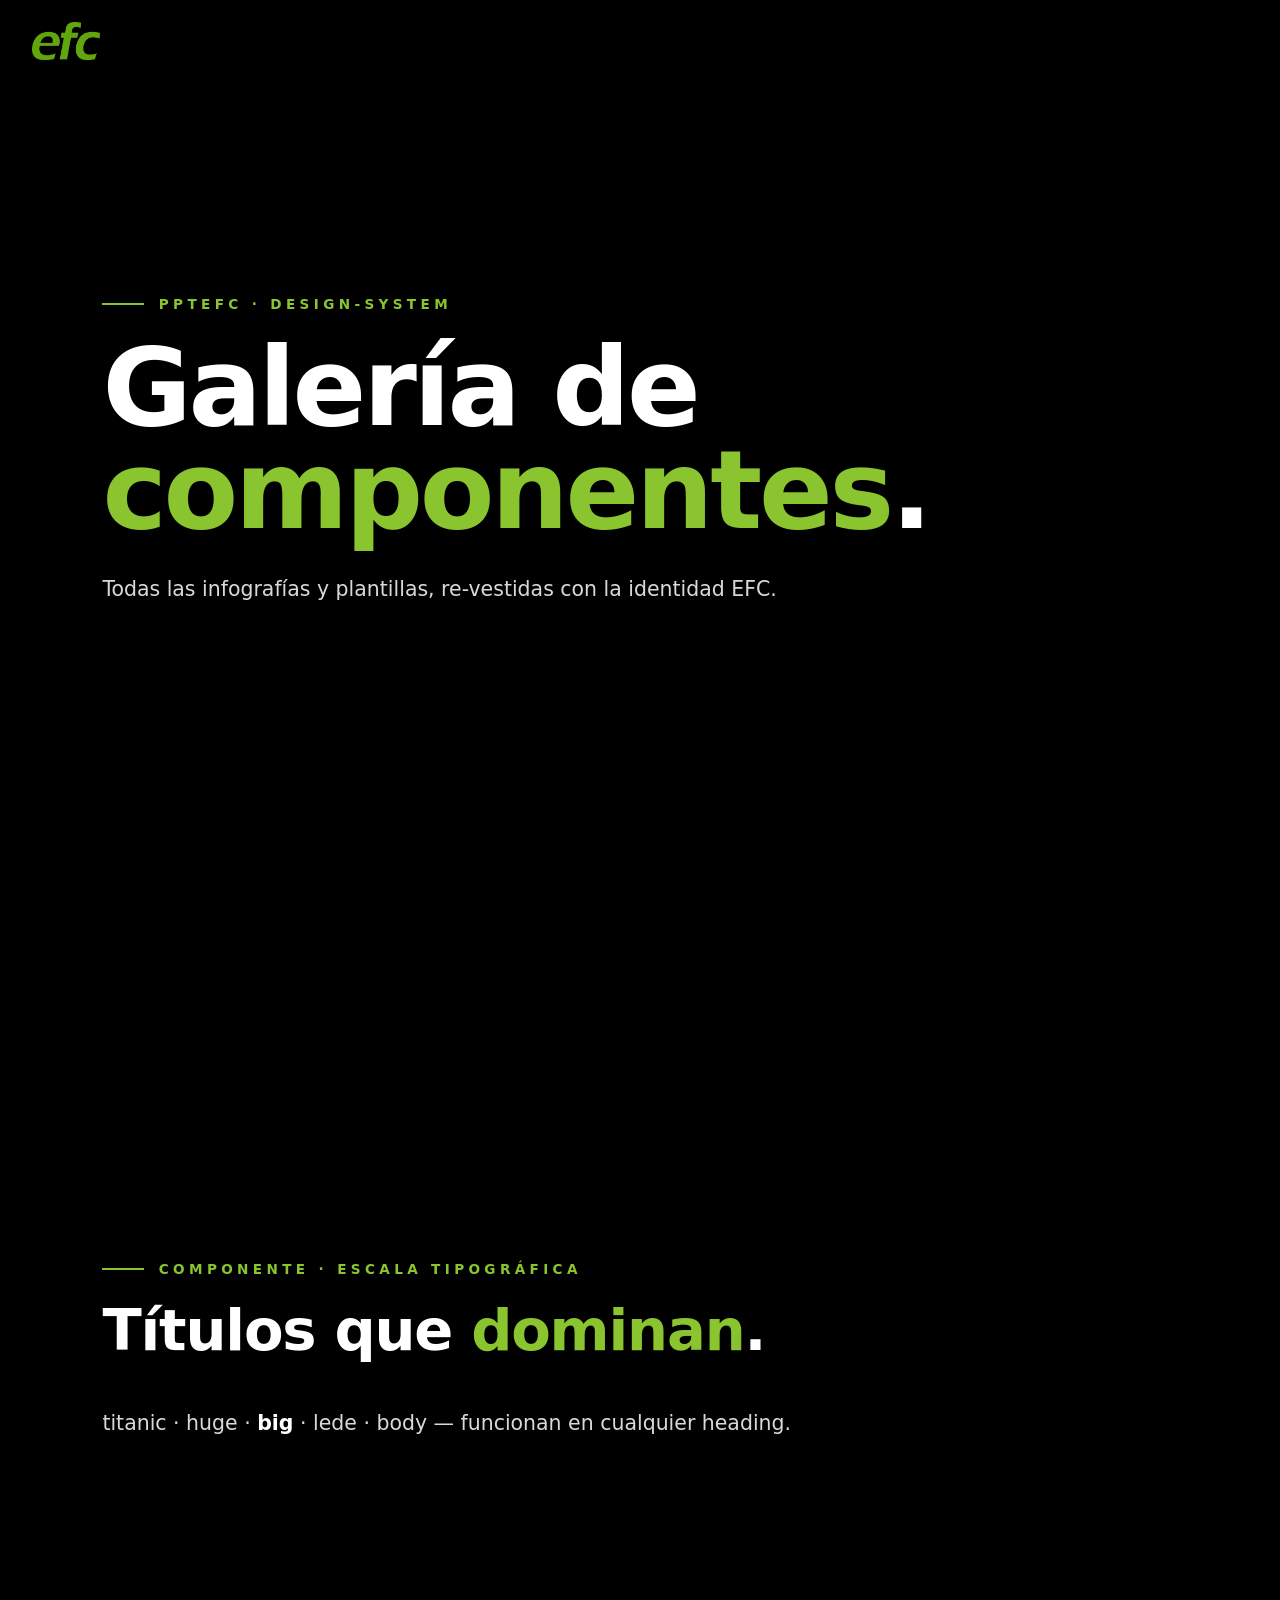
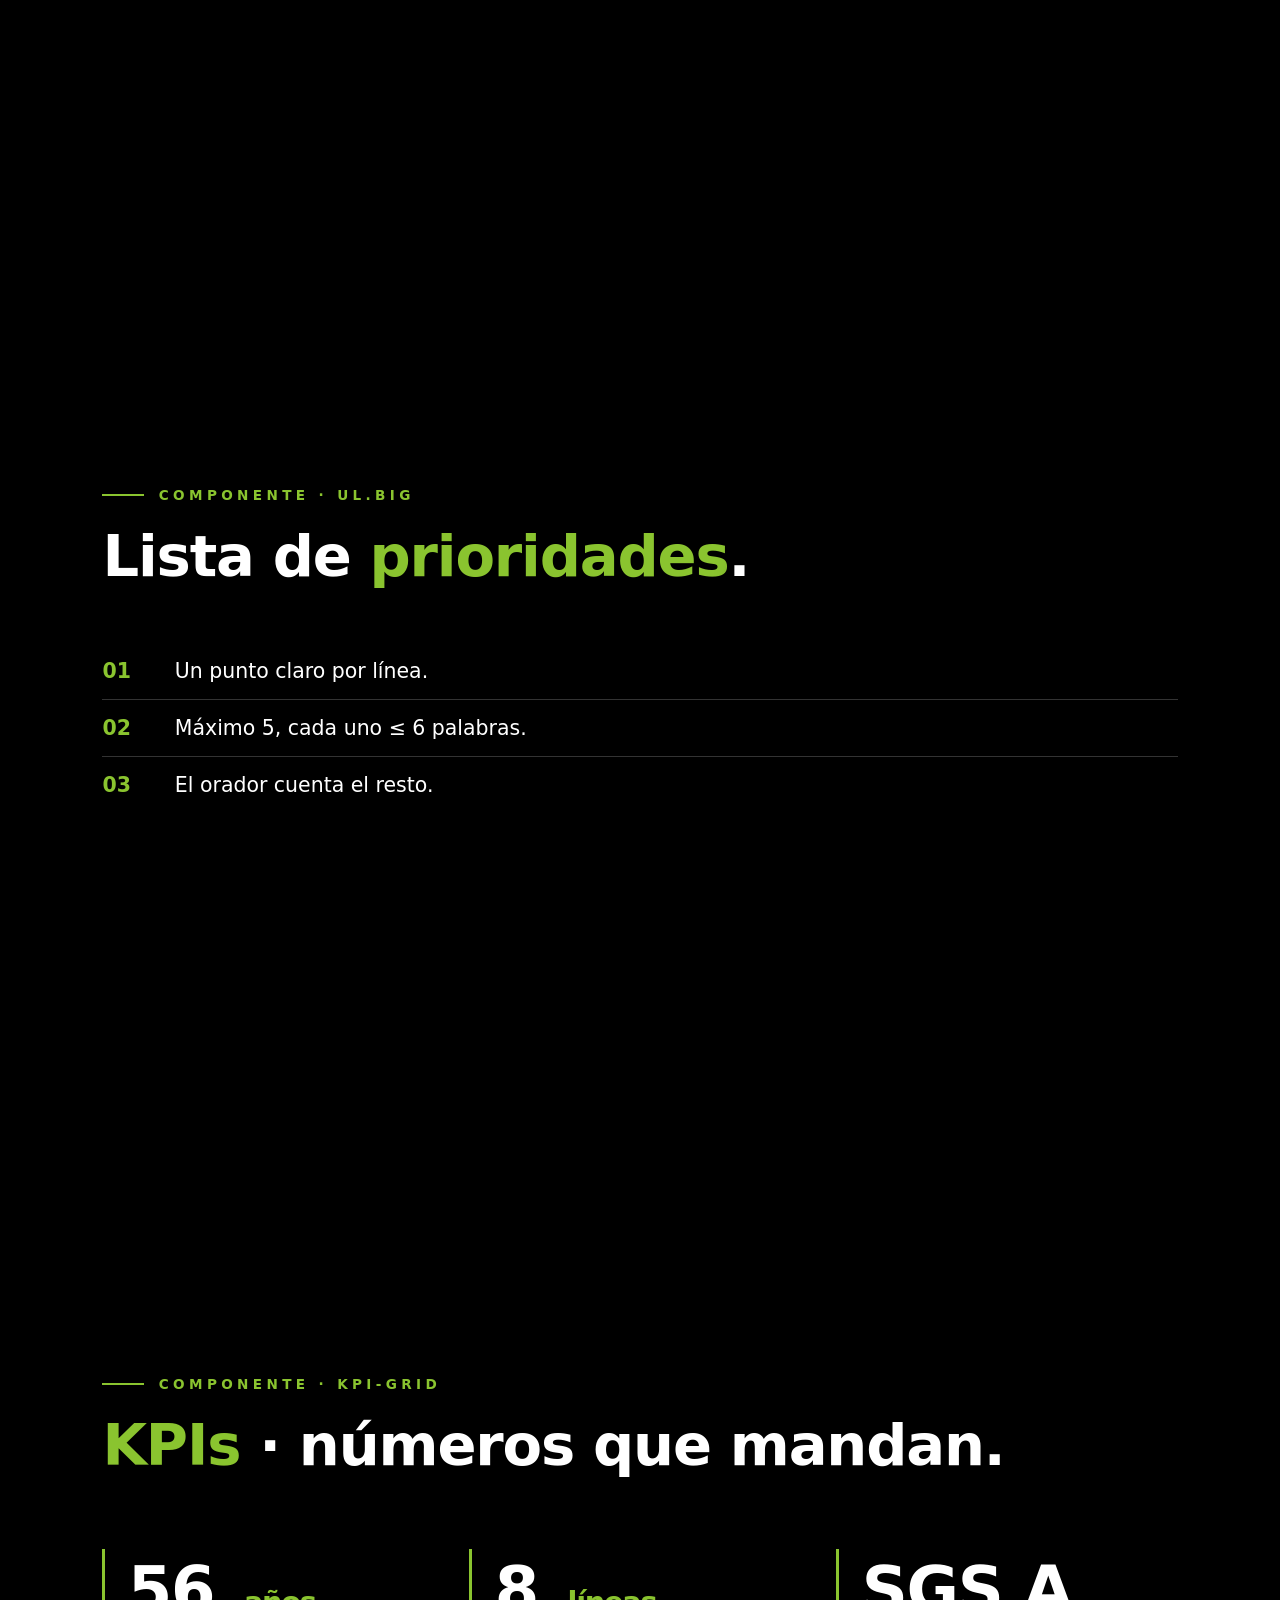
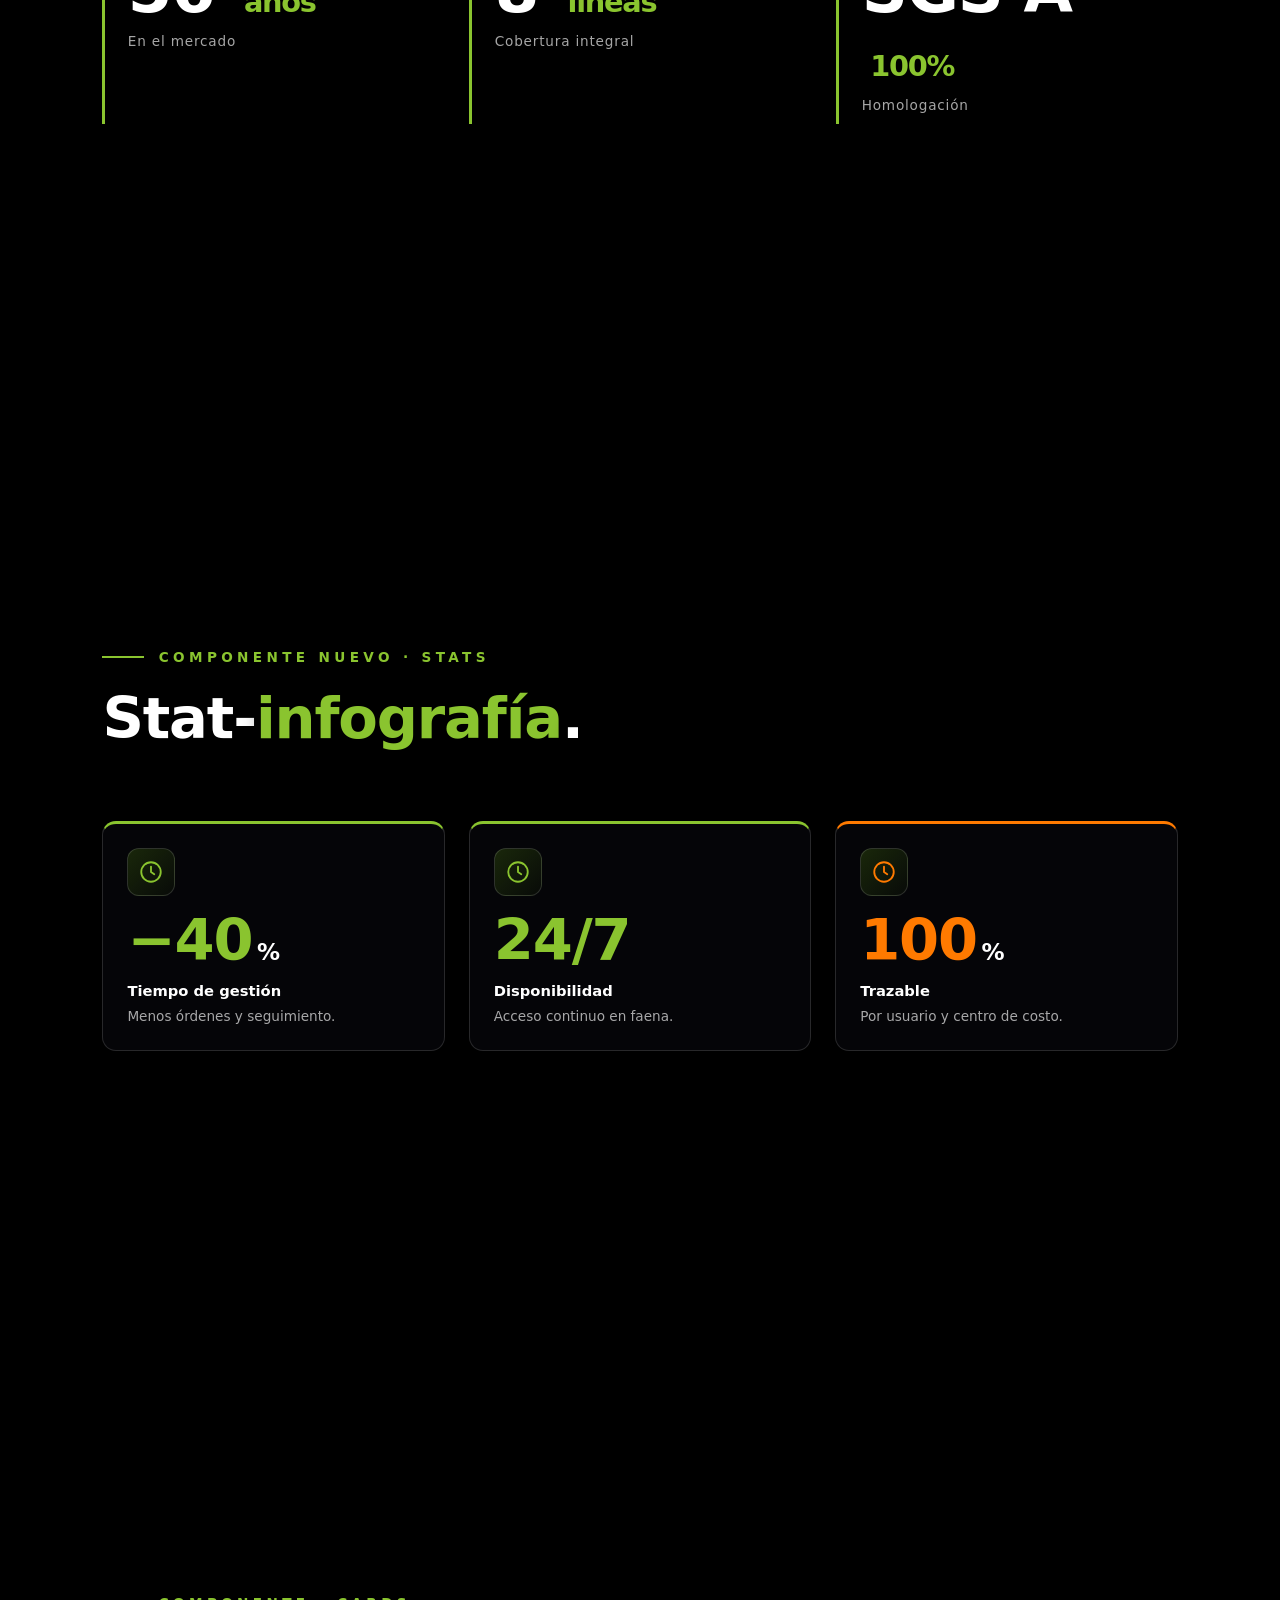
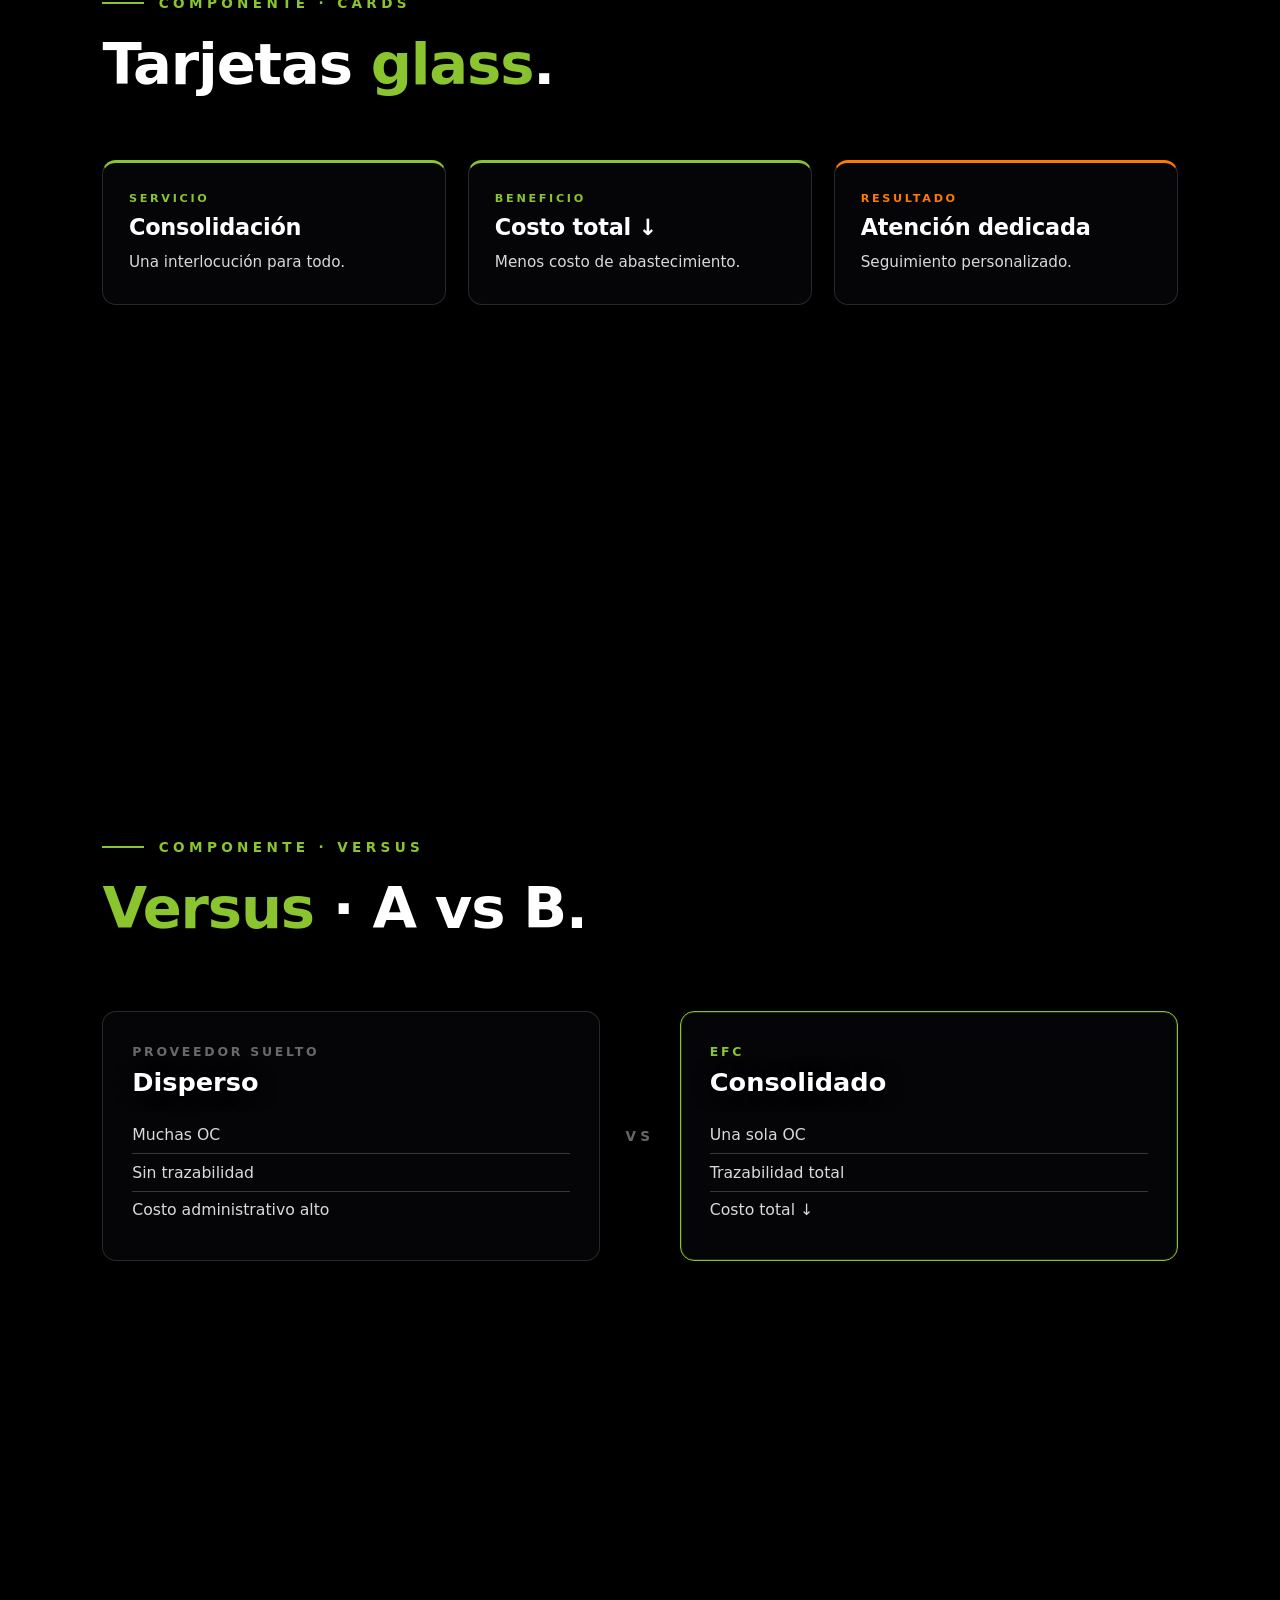
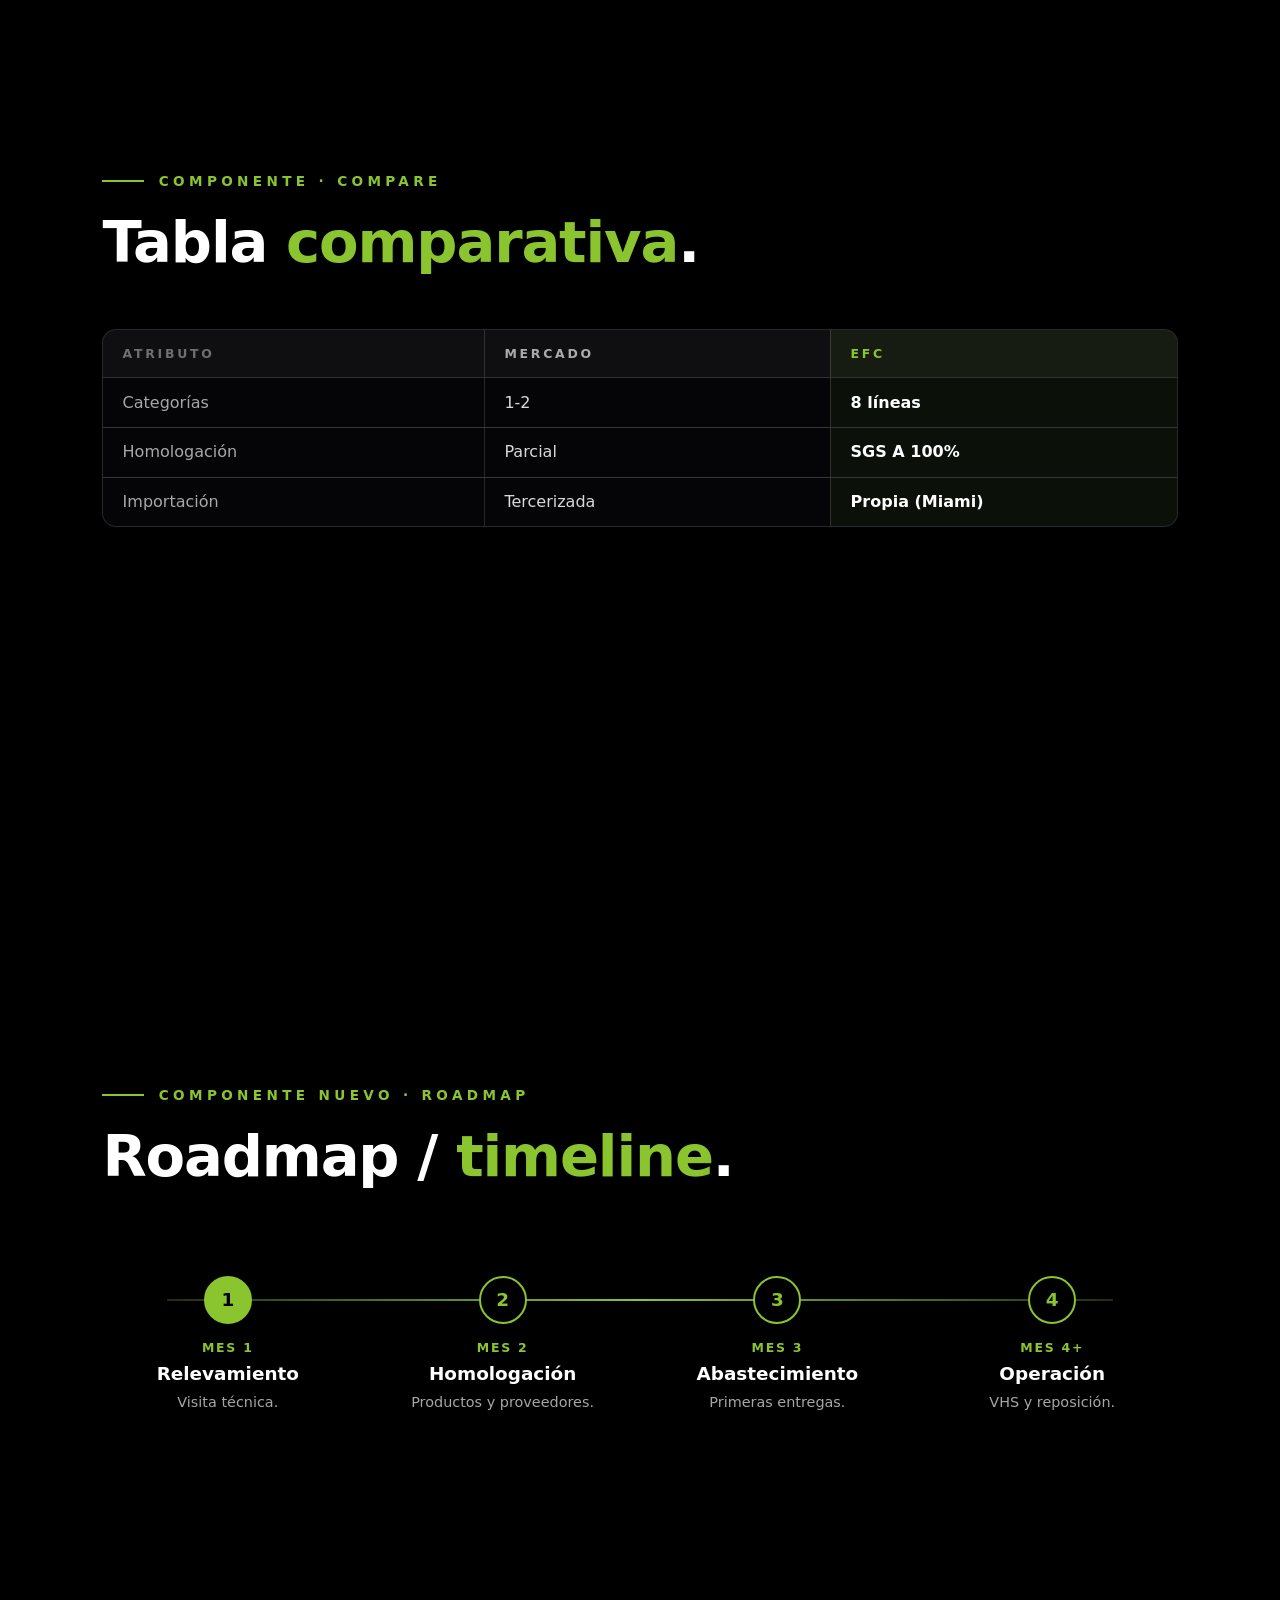
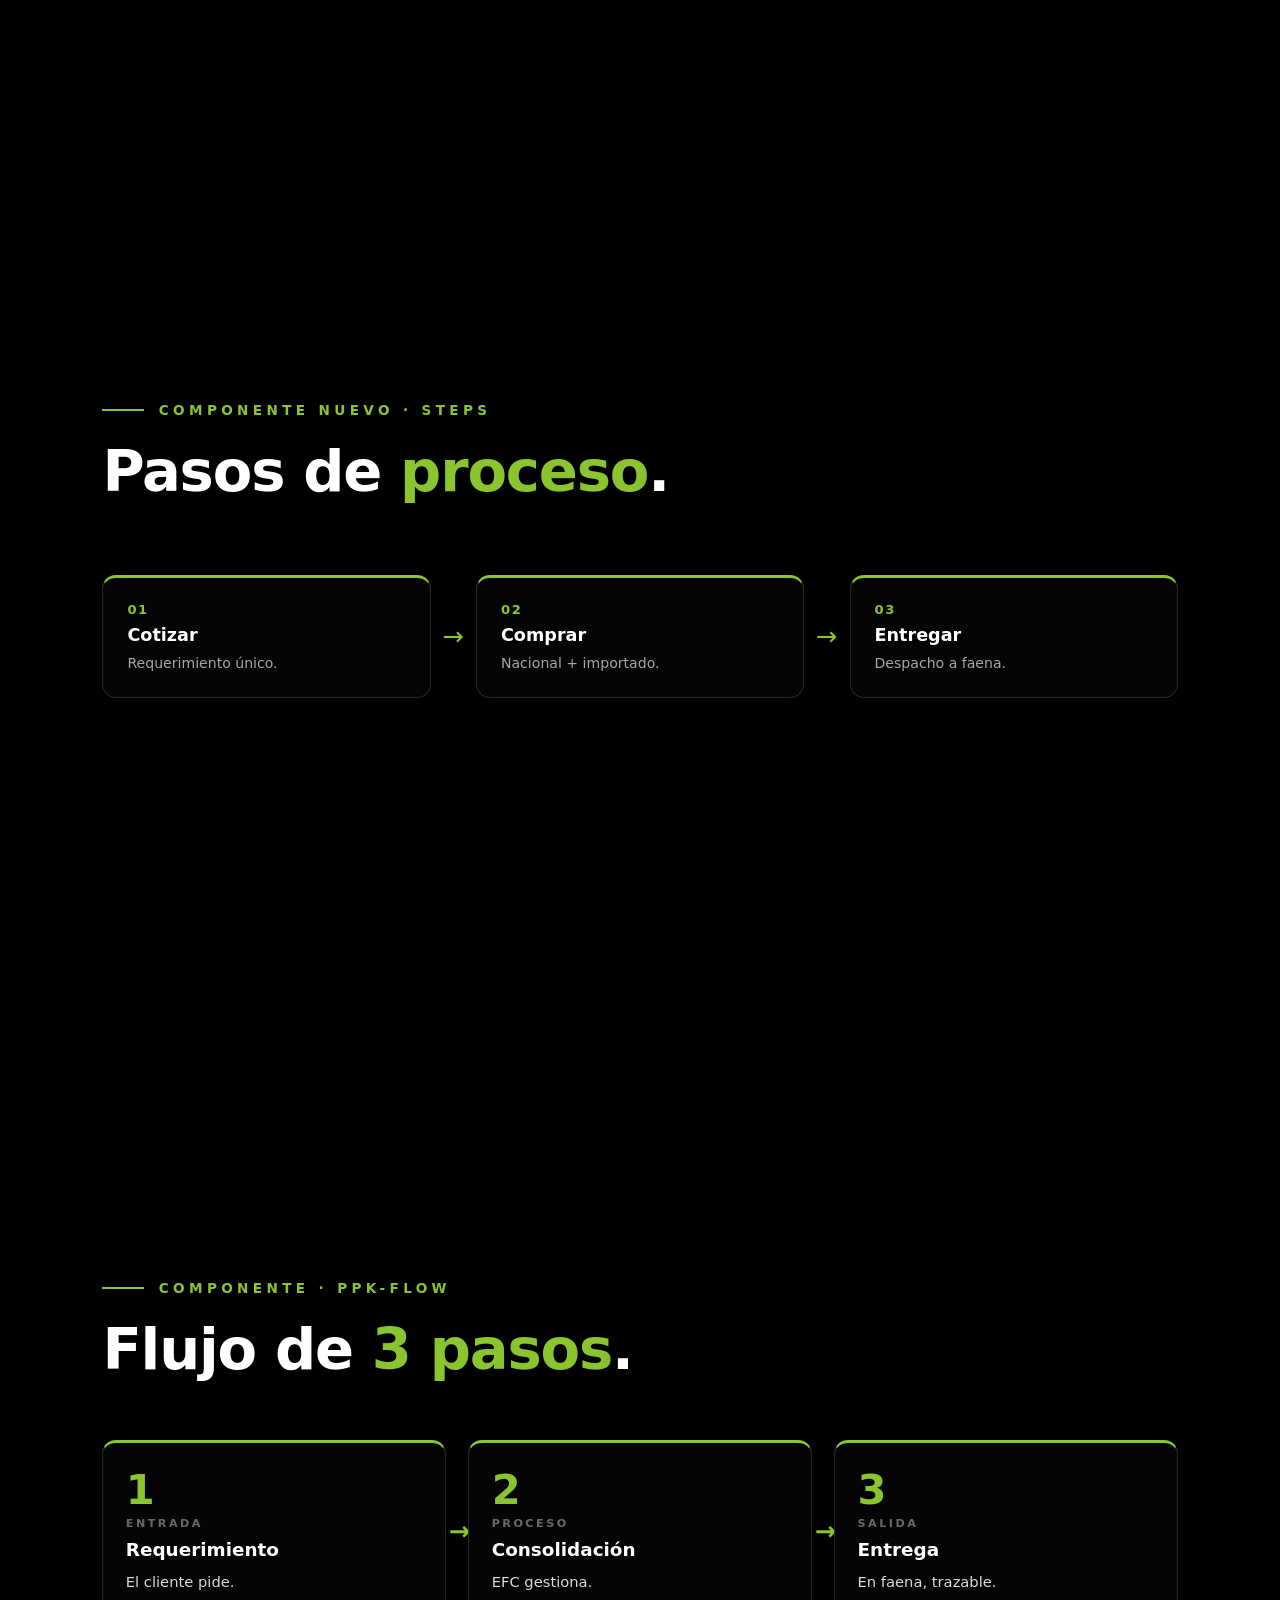
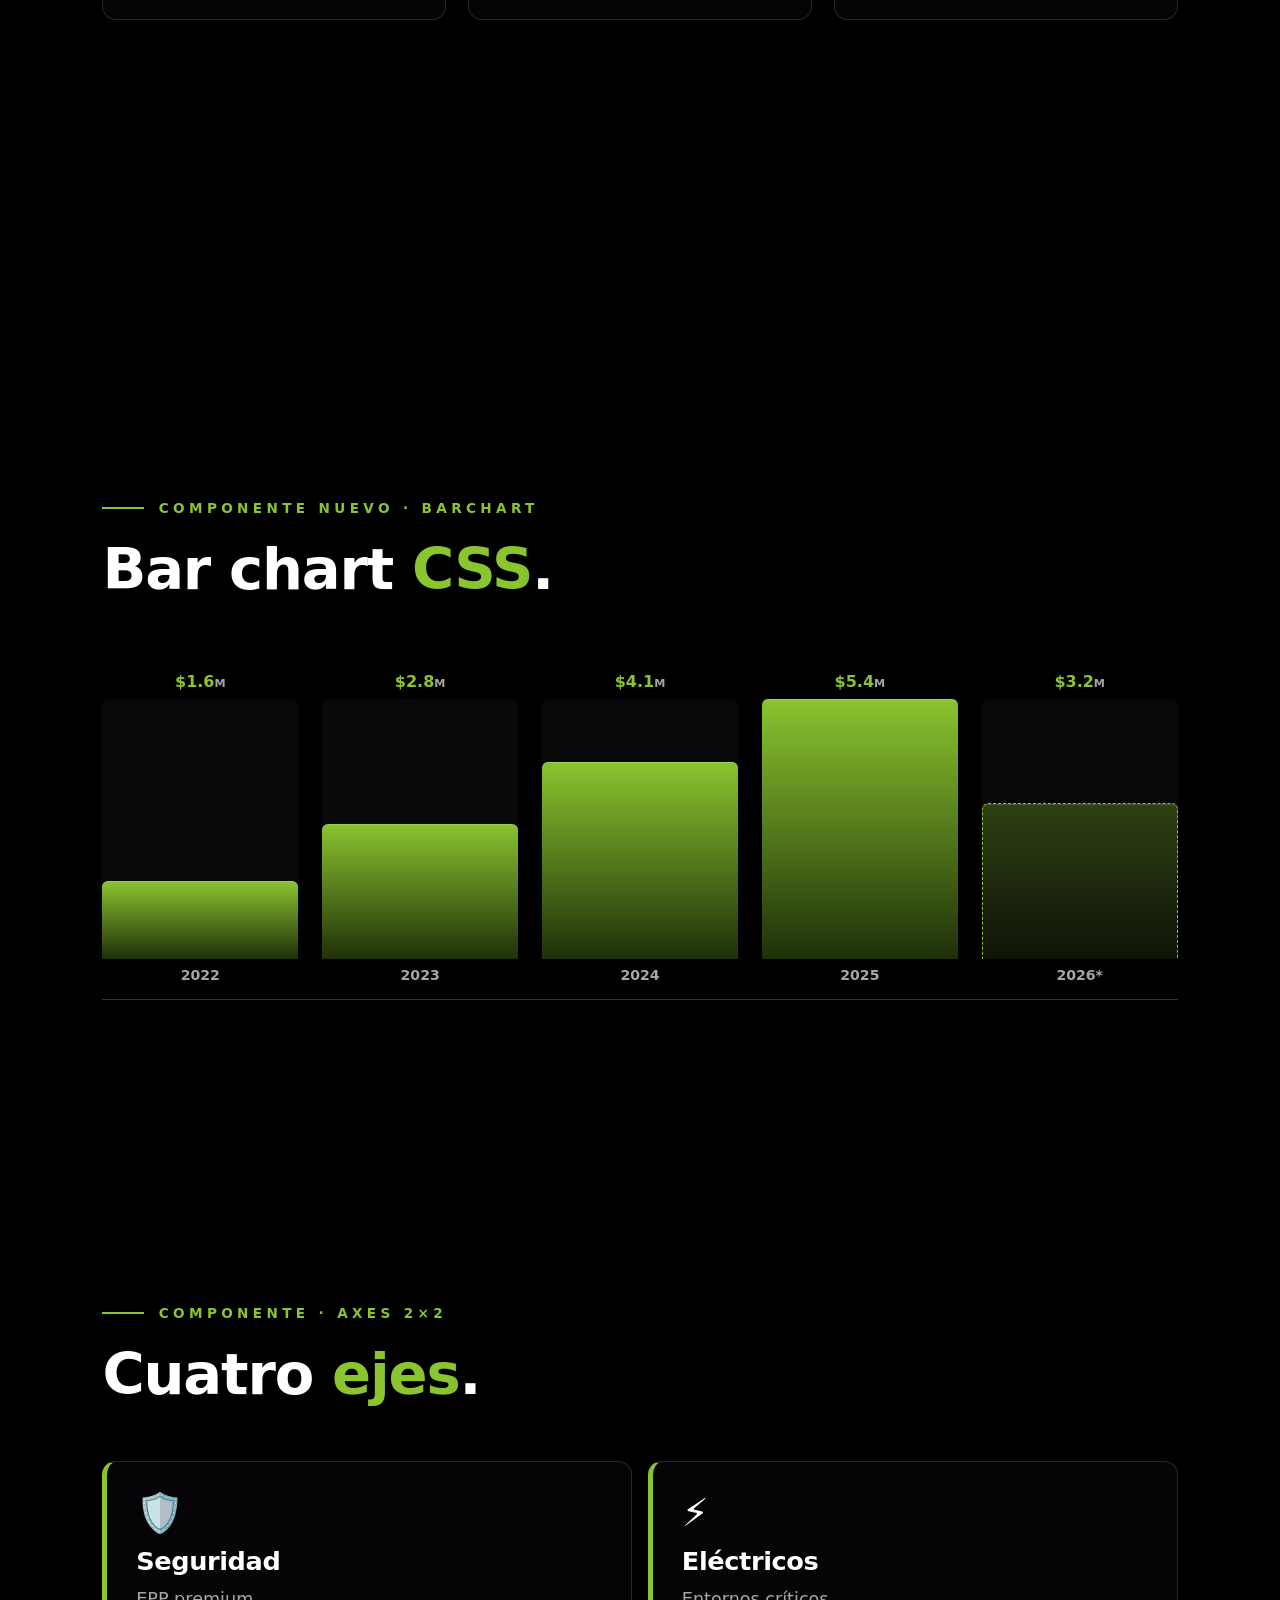
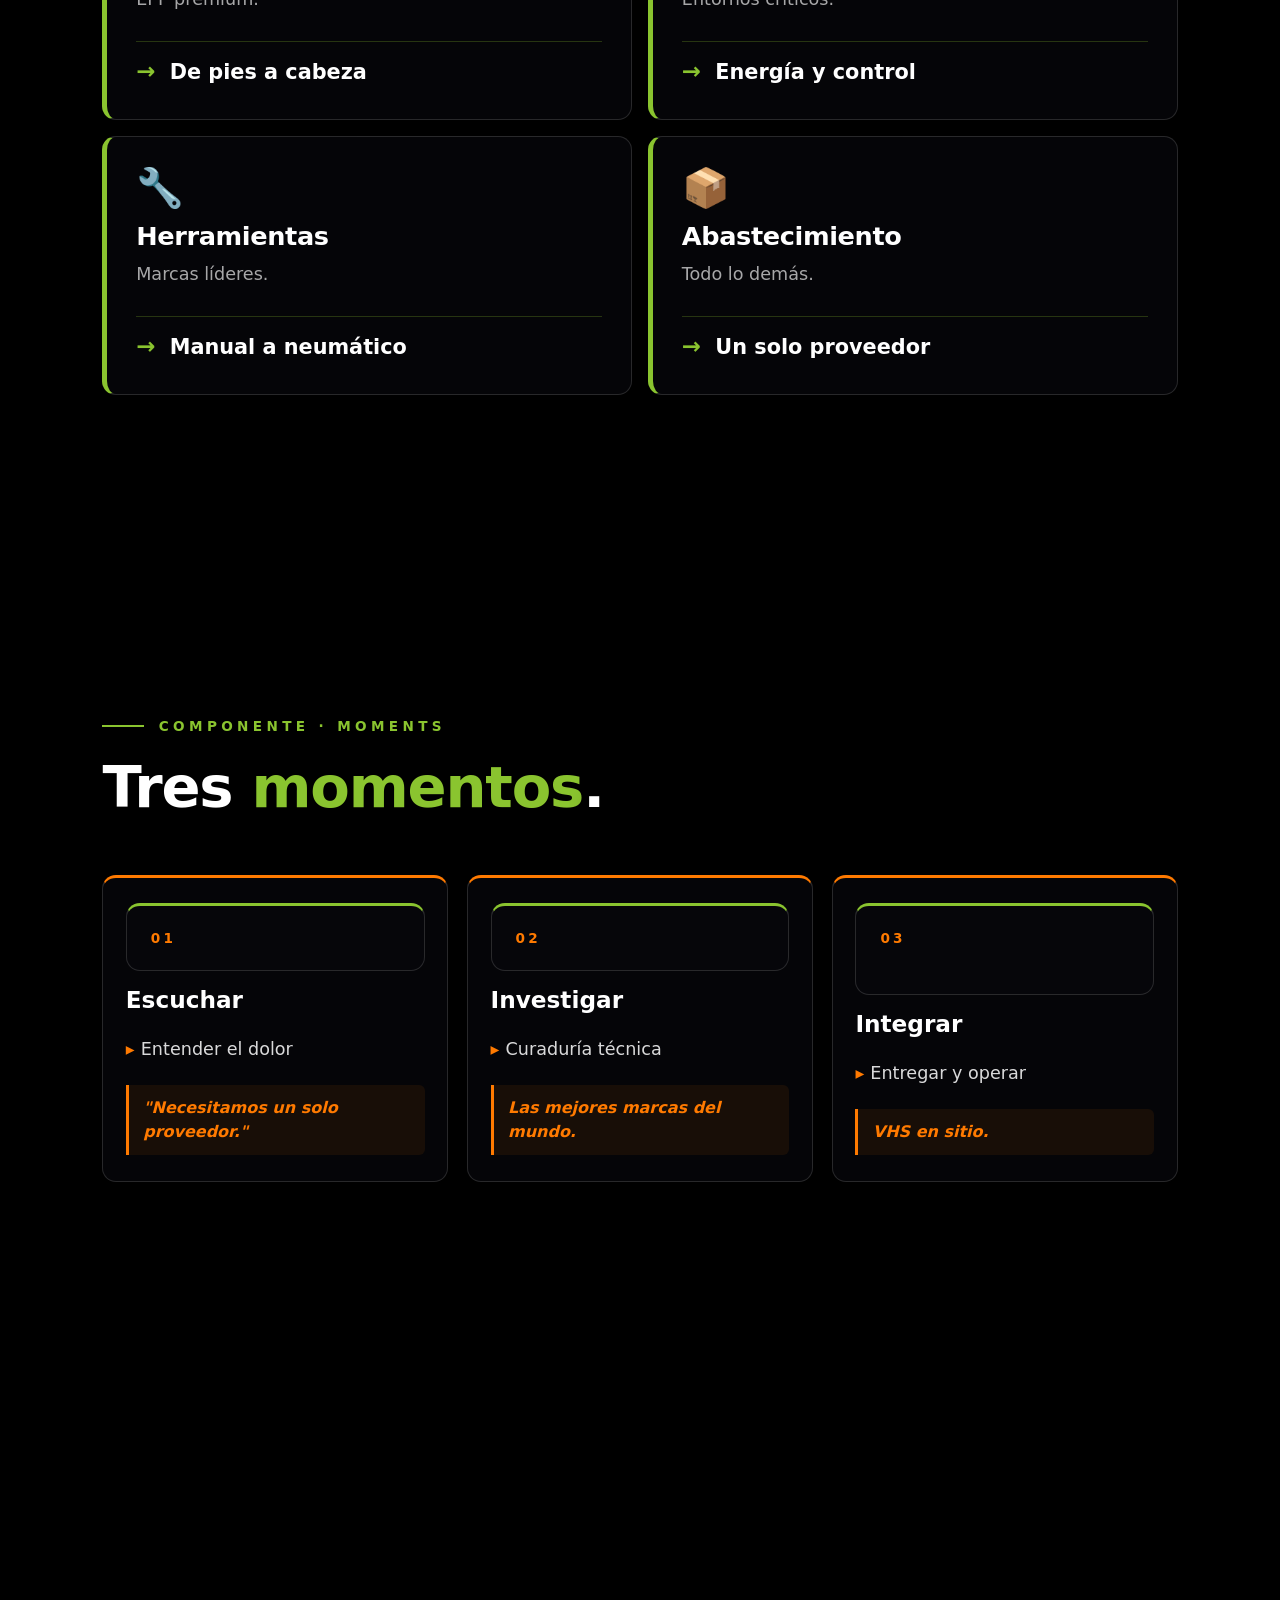
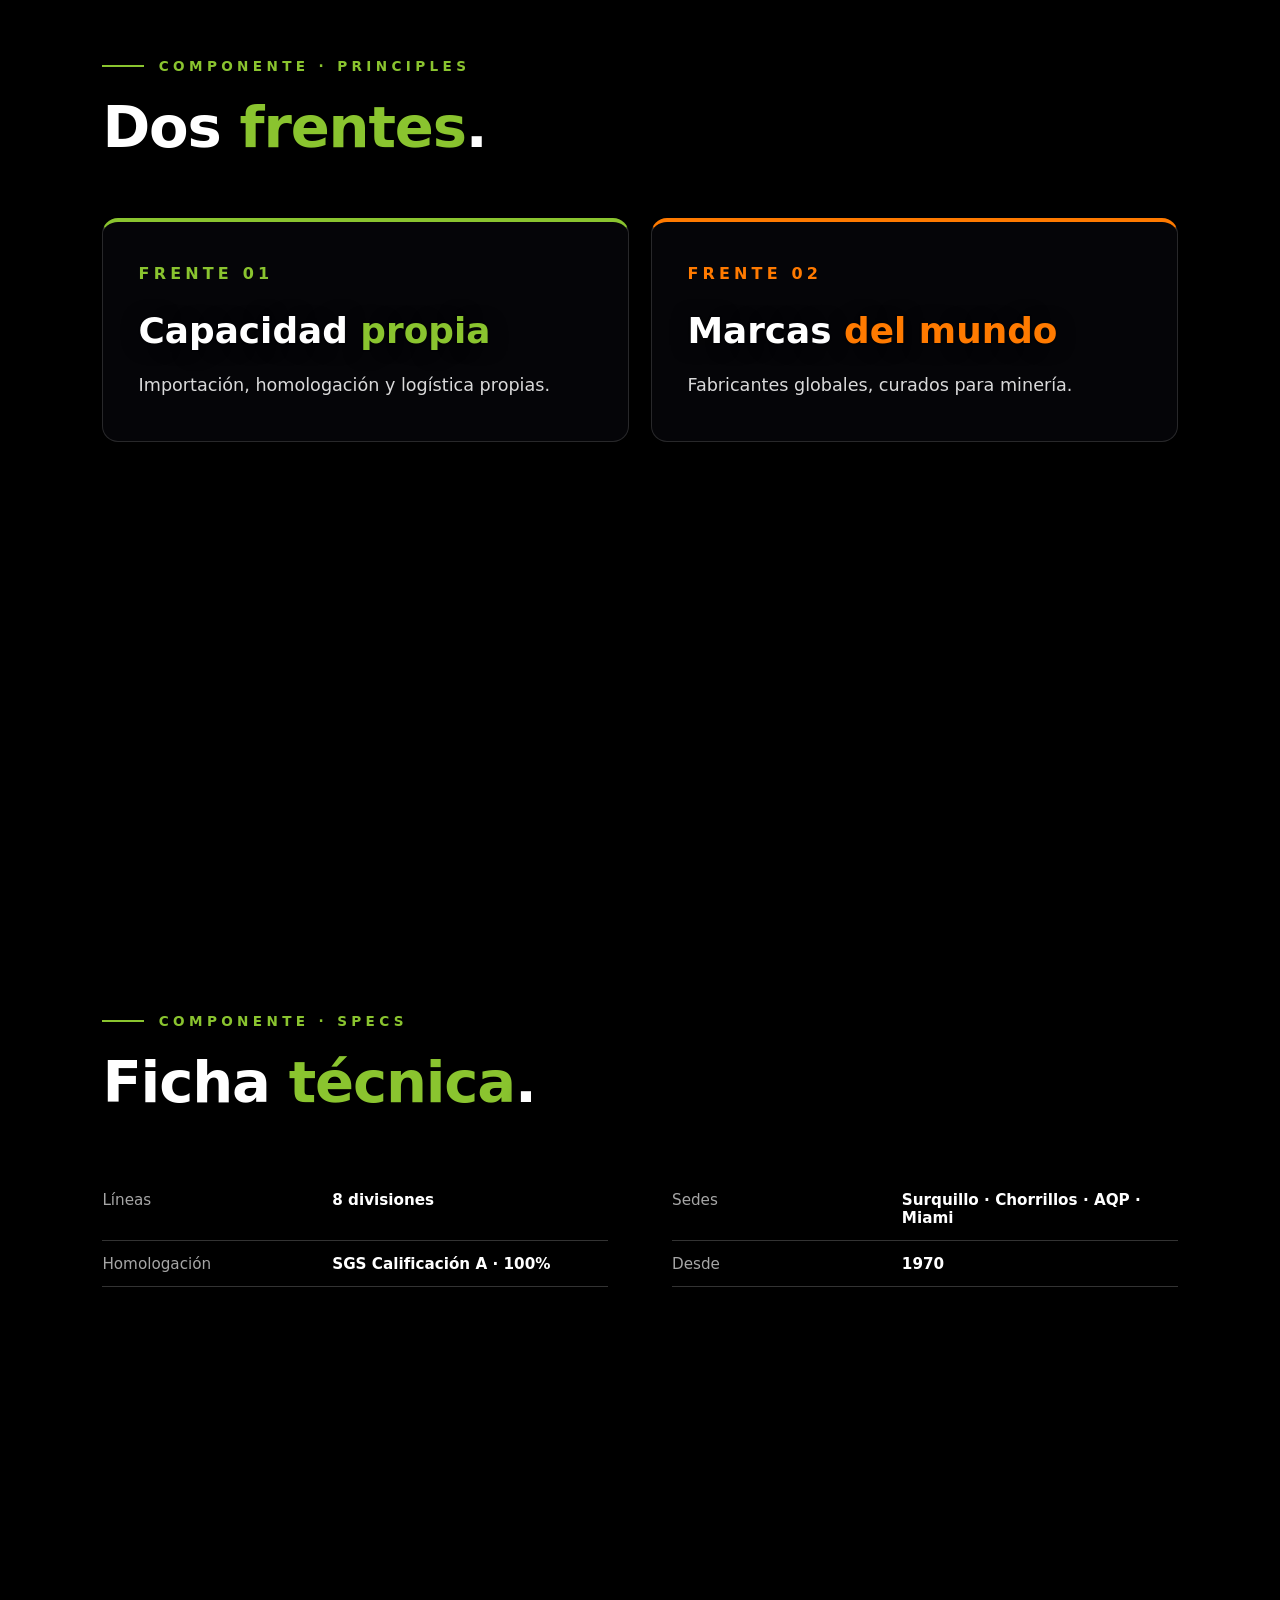
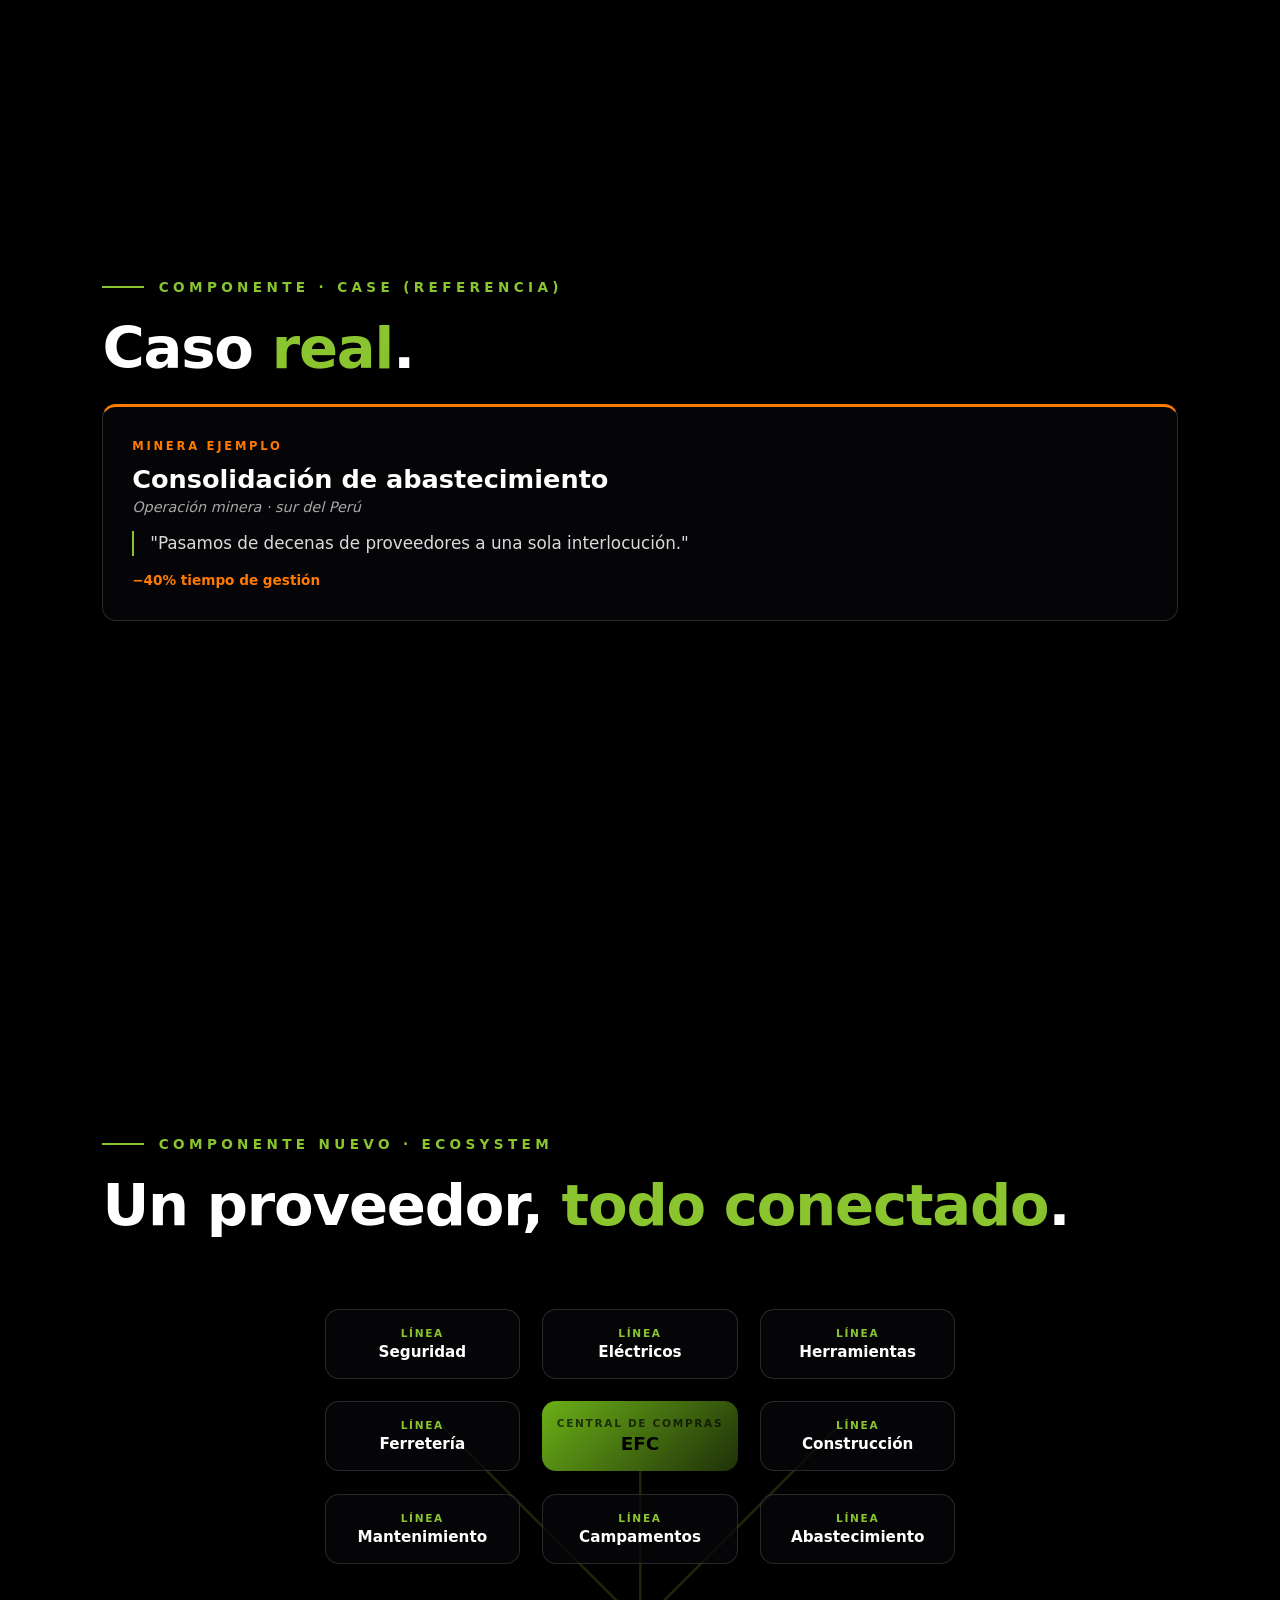
<file: examples/galeria-componentes/index.html>
<!DOCTYPE html><html lang="es"><head><meta charset="UTF-8"><meta name="viewport" content="width=device-width, initial-scale=1.0">
<title>EFC · Galería de componentes pptefc</title>
<style>
/* === tokens.css === */
/* ==========================================================================
   EFC Design System — Tokens
   --------------------------------------------------------------------------
   Variables canónicas. NO inventar colores ni tipografías por fuera de aquí.
   Sample del verde EFC: RGB(107, 176, 23) = #6BB017 (extraído del logo oficial).
   ========================================================================== */

:root {
  /* ── Marca EFC ─────────────────────────────────────────────────────────── */
  --efc:        #6BB017;       /* verde corporativo (sampled del logo) */
  --efc-bright: #8AC42F;       /* verde luminoso (acentos, hover, KPIs) */
  --efc-soft:   #1f3009;       /* sombra/fondo de cards verdes */

  /* ── Acento secundario (cliente, fabricantes, productos) ─────────────── */
  --orange:     #FF7A00;       /* naranja · acento de producto/fabricante */

  /* ── Estados / utilitarios ─────────────────────────────────────────────── */
  --red:        #E85050;       /* alerta, peligro */
  --blue:       #40A0DC;       /* informativo neutro */
  --gold:       #D4A017;       /* badge premium / valor */

  /* ── Fondos ────────────────────────────────────────────────────────────── */
  --bg-deck:    #000000;       /* deck cinematográfico */
  --bg-guide:   #0a0f1a;       /* guía panorámica (casi-negro azulado) */
  --bg-light:   #ffffff;       /* solo si la pieza requiere fondo claro */

  /* ── Tarjetas glass (sobre fondos oscuros con video) ───────────────────── */
  --card:        rgba(8, 8, 12, 0.72);
  --card-border: rgba(255, 255, 255, 0.14);

  /* ── Blancos translúcidos para jerarquía tipográfica ───────────────────── */
  --w80: rgba(255, 255, 255, 0.85);   /* cuerpo principal */
  --w60: rgba(255, 255, 255, 0.65);   /* secundario */
  --w40: rgba(255, 255, 255, 0.40);   /* labels / footers */
  --w30: rgba(255, 255, 255, 0.30);   /* dividers */
  --w20: rgba(255, 255, 255, 0.20);   /* dividers sutiles */

  /* ── Tipografía ────────────────────────────────────────────────────────── */
  --font: "Helvetica Neue", "Inter", "Calibri", system-ui, -apple-system,
          "Segoe UI", sans-serif;
  --font-mono: "JetBrains Mono", "Menlo", monospace;

  /* Escala tipográfica (fluida con clamp) */
  --t-titanic: clamp(3rem, 8.5vw, 9rem);     /* portada deck */
  --t-huge:    clamp(2.2rem, 6.5vw, 6.5rem); /* títulos sección importantes */
  --t-big:     clamp(1.8rem, 4.5vw, 4.5rem); /* títulos sección regulares */
  --t-h2:      clamp(1.5rem, 3vw, 2.4rem);   /* h2 dentro de cards */
  --t-h3:      clamp(1.1rem, 2vw, 1.6rem);
  --t-lede:    clamp(1.05rem, 1.6vw, 1.65rem);
  --t-body:    clamp(0.95rem, 1.15vw, 1.15rem);
  --t-small:   0.85rem;
  --t-eyebrow: 0.85rem;        /* tagline de sección, en mayúsculas */
  --t-kpi-val: clamp(2.4rem, 5vw, 4.8rem);

  /* ── Espaciado (proporcional a 1rem = 16 px) ───────────────────────────── */
  --sp-1: 0.25rem;
  --sp-2: 0.5rem;
  --sp-3: 0.75rem;
  --sp-4: 1rem;
  --sp-5: 1.5rem;
  --sp-6: 2rem;
  --sp-7: 3rem;
  --sp-8: 4rem;

  /* ── Radios y sombras ──────────────────────────────────────────────────── */
  --radius-sm: 8px;
  --radius:    14px;
  --radius-lg: 22px;

  --shadow-sm: 0 1px 3px rgba(0, 0, 0, 0.20);
  --shadow:    0 4px 14px rgba(0, 0, 0, 0.30);
  --shadow-lg: 0 12px 40px rgba(0, 0, 0, 0.45);

  /* Drop shadow para texto sobre video/imagen — mantiene legibilidad sin oscurecer fondo */
  --text-shadow:   0 2px 18px rgba(0, 0, 0, 0.55), 0 0 2px rgba(0, 0, 0, 0.4);
  --text-shadow-l: 0 1px 8px rgba(0, 0, 0, 0.55);

  /* Drop shadow para logo sobre fondos brillosos */
  --logo-shadow: drop-shadow(0 0 6px rgba(0, 0, 0, 0.45));

  /* ── Z-index estandarizado ─────────────────────────────────────────────── */
  --z-bg-video: -2;
  --z-bg-veil:  -1;
  --z-base:      1;
  --z-nav:      10;
  --z-modal:    50;

  /* ── Velos sobre video de fondo (mantener video visible) ───────────────── */
  --veil-deck-radial: radial-gradient(
    ellipse at 50% 40%,
    rgba(0, 0, 0, 0.05) 0%,
    rgba(0, 0, 0, 0.25) 60%,
    rgba(0, 0, 0, 0.45) 100%
  );
  --veil-deck-linear: linear-gradient(
    180deg,
    rgba(0, 0, 0, 0.18),
    rgba(0, 0, 0, 0.32)
  );
  /* Velo local por slide (encima del global) — sutil, no tapa video */
  --veil-slide: radial-gradient(
    ellipse at 50% 40%,
    rgba(0, 0, 0, 0.0) 0%,
    rgba(0, 0, 0, 0.20) 70%,
    rgba(0, 0, 0, 0.40) 100%
  );
}

/* ==========================================================================
   Reset minimal
   ========================================================================== */
*, *::before, *::after { box-sizing: border-box; margin: 0; padding: 0; }

html, body {
  background: var(--bg-deck);
  color: #fff;
  font-family: var(--font);
  -webkit-font-smoothing: antialiased;
  text-rendering: optimizeLegibility;
}

img { max-width: 100%; height: auto; display: block; }
a { color: inherit; text-decoration: none; }
button { font: inherit; cursor: pointer; }

/* === deck.css === */
/* ==========================================================================
   EFC Deck — Componentes cinematográficos
   --------------------------------------------------------------------------
   Importa primero design-system/tokens.css.
   Componentes:
     - .bg-video, .bg-veil          (video de fondo + velo global)
     - .topbar, .brand, .client-tag (branding fijo)
     - .nav-dots                    (paginador lateral)
     - .slide                       (contenedor full-viewport con scroll-snap)
     - .scroll-hint, .page-num      (ayudas de navegación)
     - h1.titanic, .huge, .big      (escala tipográfica)
     - .eyebrow                     (tagline de sección)
     - p.lede, p.body
     - .kpi-grid, .kpi              (4 números grandes)
     - .cards, .card                (grid de tarjetas glass)
     - ul.big                       (lista grande con números/bullets)
     - .versus, .col, .vs           (comparación 2 columnas)
     - .compare                     (tabla comparativa fila × columna)
     - .specs, .row                 (ficha técnica)
     - .case                        (referencias / casos de éxito)
     - .deal, .price-card, .terms   (slide inversión)
     - .next-list, .next-step       (slide cierre)
     - .contact                     (línea de contactos)
     - .apps-hero, .hero-card,
       .grid-secondary, .small-card (slide aplicaciones)
     - .ppk-flow, .step             (flujo de 3 pasos para temas técnicos)
   ========================================================================== */

/* ── Scroll-snap mandatory (deck cinematográfico) ────────────────────────── */
html {
  scroll-behavior: smooth;
  scroll-snap-type: y mandatory;
  height: 100%;
}
body { height: 100%; overflow-x: hidden; }

/* ── Video de fondo global ───────────────────────────────────────────────── */
.bg-video {
  position: fixed; inset: 0;
  width: 100vw; height: 100vh;
  z-index: var(--z-bg-video);
  object-fit: cover;
}
.bg-veil {
  position: fixed; inset: 0;
  z-index: var(--z-bg-veil);
  background: var(--veil-deck-radial), var(--veil-deck-linear);
  pointer-events: none;
}

/* ── Slide ───────────────────────────────────────────────────────────────── */
.slide {
  position: relative;
  min-height: 100vh;
  scroll-snap-align: start;
  padding: 7vh 8vw;
  display: flex; flex-direction: column;
  justify-content: center;   /* centrado vertical por defecto: el contenido LLENA el alto, sin vacío arriba/abajo */
  overflow: hidden;
}
.slide.top    { justify-content: flex-start; }  /* override: anclar arriba si un slide lo necesita */
.slide.center { justify-content: center; }
.slide.bottom { justify-content: flex-end; }

/* Velo local por slide (sólo para slides muy cargados de texto) */
.slide.dark::before,
.slide.darker::before {
  content: ""; position: absolute; inset: 0;
  z-index: var(--z-bg-veil);
  background: var(--veil-slide);
  pointer-events: none;
}
.slide.solid { background: var(--bg-deck); }

/* ── Sombras de texto sobre video ─────────────────────────────────────────── */
h1, h2 { text-shadow: var(--text-shadow); }
p.lede, p.body, .eyebrow, ul.big li { text-shadow: var(--text-shadow-l); }

/* ── Branding fijo ───────────────────────────────────────────────────────── */
.topbar {
  position: fixed; top: 0; left: 0; right: 0;
  height: 4px; background: var(--efc-bright);
  z-index: var(--z-nav);
}
.brand {
  position: fixed; top: 22px; left: 32px;
  z-index: var(--z-nav);
  display: flex; align-items: center; gap: 16px;
  font-size: 0.78rem; letter-spacing: 0.22em;
  color: var(--w60); text-transform: uppercase;
}
.brand img.logo {
  height: 38px; width: auto; display: block;
  filter: var(--logo-shadow);
}
.brand .sep { width: 1px; height: 22px; background: var(--w20); }

.client-tag {
  position: fixed; top: 24px; right: 32px;
  z-index: var(--z-nav);
  font-size: 0.75rem; letter-spacing: 0.22em;
  color: var(--w40); text-transform: uppercase;
}

/* ── Navegación lateral por dots ─────────────────────────────────────────── */
.nav-dots {
  position: fixed; right: 24px; top: 50%;
  transform: translateY(-50%);
  display: flex; flex-direction: column; gap: 10px;
  z-index: var(--z-nav);
}
.nav-dots a {
  width: 8px; height: 8px; border-radius: 50%;
  background: var(--w20); transition: all 0.25s;
}
.nav-dots a:hover { background: var(--efc-bright); transform: scale(1.6); }

/* ── Page counter / scroll hint ──────────────────────────────────────────── */
.page-num {
  position: absolute; bottom: 24px; right: 32px;
  font-size: 0.7rem; letter-spacing: 0.32em;
  color: var(--w40); font-weight: 600; text-transform: uppercase;
  text-shadow: 0 1px 6px rgba(0, 0, 0, 0.7);
}
.scroll-hint {
  position: absolute; bottom: 24px; left: 50%;
  transform: translateX(-50%);
  font-size: 0.7rem; letter-spacing: 0.32em;
  color: var(--w40); text-transform: uppercase;
  animation: bob 2.2s ease-in-out infinite;
}
@keyframes bob {
  0%, 100% { transform: translateX(-50%) translateY(0); opacity: 0.4; }
  50%      { transform: translateX(-50%) translateY(8px); opacity: 0.85; }
}

/* ── Tipografía ──────────────────────────────────────────────────────────── */
/* Escala tipográfica por CLASE en headings (h1..h4) — no atada solo a h1.
   Acotado con :is(...) para NO chocar con ul.big (lista grande). */
:is(h1,h2,h3,h4).titanic {
  font-size: var(--t-titanic);
  font-weight: 800; line-height: 0.95; letter-spacing: -0.03em;
  margin-bottom: var(--sp-6);
}
:is(h1,h2,h3,h4).huge {
  font-size: var(--t-huge);
  font-weight: 800; line-height: 1.0; letter-spacing: -0.025em;
  margin-bottom: var(--sp-5);
}
:is(h1,h2,h3,h4).big {
  font-size: var(--t-big);
  font-weight: 700; line-height: 1.05; letter-spacing: -0.02em;
  margin-bottom: var(--sp-5);
}
.green  { color: var(--efc-bright); }
.orange { color: var(--orange); }
.muted  { color: var(--w60); }
.dim    { color: var(--w40); }

p.lede {
  font-size: var(--t-lede);
  color: var(--w80);
  max-width: 62ch; line-height: 1.45;
}
p.body {
  font-size: var(--t-body);
  color: var(--w80);
  max-width: 62ch; line-height: 1.55;
}

/* ── Eyebrow (tagline de sección) ────────────────────────────────────────── */
.eyebrow {
  font-size: var(--t-eyebrow);
  letter-spacing: 0.32em; text-transform: uppercase;
  color: var(--efc-bright); font-weight: 700;
  margin-bottom: var(--sp-5);
  display: flex; align-items: center; gap: 0.9rem;
}
.eyebrow::before {
  content: ""; width: 42px; height: 2px; background: var(--efc-bright);
}

/* ── KPIs ────────────────────────────────────────────────────────────────── */
.kpi-grid {
  display: grid; grid-template-columns: repeat(4, 1fr);
  gap: 1.6rem; margin-top: var(--sp-7);
}
.kpi {
  border-left: 3px solid var(--efc-bright);
  padding: 0.6rem 0 0.6rem 1.4rem;
}
.kpi .v {
  font-size: var(--t-kpi-val);
  font-weight: 800; line-height: 1;
  color: #fff; letter-spacing: -0.02em;
}
.kpi .v small {
  font-size: 0.45em;
  color: var(--efc-bright);
  margin-left: 0.3em; font-weight: 700;
}
.kpi .l {
  font-size: 0.85rem; color: var(--w60);
  margin-top: 0.6rem; letter-spacing: 0.06em; line-height: 1.35;
}

/* ── Cards (grid de 3 tarjetas glass) ────────────────────────────────────── */
.cards {
  display: grid; grid-template-columns: repeat(3, 1fr);
  gap: 1.4rem; margin-top: 2.5rem;
}
.card {
  background: var(--card);
  backdrop-filter: blur(12px) saturate(140%);
  -webkit-backdrop-filter: blur(12px) saturate(140%);
  border: 1px solid var(--card-border);
  border-radius: var(--radius);
  padding: 1.8rem 1.6rem;
  border-top: 3px solid var(--efc-bright);
}
.card.orange { border-top-color: var(--orange); }
.card h3 {
  font-size: 1.4rem; font-weight: 700;
  margin-bottom: 0.7rem; color: #fff; letter-spacing: -0.01em;
}
.card p { font-size: 0.95rem; color: var(--w80); line-height: 1.55; }
.card .tag {
  font-size: 0.7rem; letter-spacing: 0.24em;
  color: var(--efc-bright);
  font-weight: 700; text-transform: uppercase;
  margin-bottom: 0.6rem;
}
.card.orange .tag { color: var(--orange); }

/* ── Lista grande (estilo "ul.big" — 5 ítems de prioridad) ─────────────── */
ul.big { list-style: none; margin-top: 2rem; }
ul.big li {
  font-size: clamp(1.1rem, 1.6vw, 1.7rem);
  padding: 1.0rem 0; border-bottom: 1px solid var(--w20);
  color: #fff; display: flex; gap: 1.2rem; align-items: baseline;
  font-weight: 500;
}
ul.big li:last-child { border-bottom: none; }
ul.big li .n {
  color: var(--efc-bright); font-weight: 800; min-width: 2.6em;
}

/* ── Comparación 2 columnas (.versus) ───────────────────────────────────── */
.versus {
  display: grid; grid-template-columns: 1fr 80px 1fr;
  gap: 0; align-items: stretch; margin-top: 3rem;
}
.versus .col {
  padding: 2rem 1.8rem;
  background: var(--card);
  backdrop-filter: blur(12px); -webkit-backdrop-filter: blur(12px);
  border: 1px solid var(--card-border);
  border-radius: var(--radius);
}
.versus .col.win {
  border: 1px solid var(--efc-bright);
  box-shadow: 0 0 0 1px var(--efc-soft) inset;
}
.versus .col h4 {
  font-size: 0.78rem; letter-spacing: 0.22em; text-transform: uppercase;
  color: var(--w40); margin-bottom: 0.5rem;
}
.versus .col.win h4 { color: var(--efc-bright); }
.versus .col h2 {
  font-size: 1.6rem; font-weight: 800;
  margin-bottom: 1.2rem; color: #fff;
}
.versus .col ul { list-style: none; }
.versus .col li {
  padding: 0.55rem 0; color: var(--w80);
  font-size: 0.98rem;
  border-bottom: 1px solid var(--w20);
}
.versus .col li:last-child { border-bottom: none; }
.versus .vs {
  display: flex; align-items: center; justify-content: center;
  font-size: 0.85rem; letter-spacing: 0.32em;
  color: var(--w40); font-weight: 700; text-transform: uppercase;
}

/* ── Tabla comparativa fila × columna (.compare) ────────────────────────── */
.compare {
  margin-top: 2rem;
  background: var(--card);
  backdrop-filter: blur(14px) saturate(140%);
  -webkit-backdrop-filter: blur(14px) saturate(140%);
  border: 1px solid var(--card-border);
  border-radius: var(--radius);
  overflow: hidden;
}
.compare .head {
  display: grid; grid-template-columns: 1.1fr 1fr 1fr;
  background: rgba(255, 255, 255, 0.04);
  border-bottom: 1px solid var(--card-border);
}
.compare .head > div {
  padding: 1.0rem 1.2rem;
  font-size: 0.78rem; letter-spacing: 0.22em; text-transform: uppercase;
  font-weight: 700; color: var(--w60);
}
.compare .head .col-attr  { color: var(--w40); }
.compare .head .col-rotor { border-left: 1px solid var(--card-border); }
.compare .head .col-fixed {
  border-left: 1px solid var(--card-border);
  color: var(--efc-bright);
  background: rgba(107, 176, 23, 0.08);
}
.compare .row {
  display: grid; grid-template-columns: 1.1fr 1fr 1fr;
  border-bottom: 1px solid var(--w20);
}
.compare .row:last-child { border-bottom: none; }
.compare .row > div {
  padding: 0.85rem 1.2rem;
  font-size: 1.0rem; line-height: 1.35;
}
.compare .row .attr  { color: var(--w60); font-weight: 500; }
.compare .row .rotor { color: var(--w80); border-left: 1px solid var(--card-border); }
.compare .row .fixed {
  color: #fff; font-weight: 600;
  border-left: 1px solid var(--card-border);
  background: rgba(107, 176, 23, 0.06);
}
.compare .row.ideal .attr {
  color: var(--efc-bright); font-weight: 700;
  text-transform: uppercase; font-size: 0.78rem; letter-spacing: 0.18em;
  padding-top: 1.1rem; padding-bottom: 1.1rem;
}
.compare .row.ideal .rotor,
.compare .row.ideal .fixed { font-size: 0.92rem; padding-top: 1.1rem; padding-bottom: 1.1rem; }

/* ── Ficha técnica (.specs) ──────────────────────────────────────────────── */
.specs {
  display: grid; grid-template-columns: repeat(2, 1fr);
  gap: 0 4rem; margin-top: 2.5rem;
}
.specs .row {
  display: grid; grid-template-columns: 1fr 1.2fr;
  padding: 0.85rem 0; border-bottom: 1px solid var(--w20);
}
.specs .k { color: var(--w60); font-size: 0.95rem; }
.specs .v { color: #fff; font-weight: 600; font-size: 0.95rem; }

/* ── Casos / referencias ─────────────────────────────────────────────────── */
.case {
  background: var(--card);
  backdrop-filter: blur(12px); -webkit-backdrop-filter: blur(12px);
  border: 1px solid var(--card-border);
  border-radius: var(--radius);
  padding: 2rem 1.8rem;
  border-top: 3px solid var(--orange);
}
.case .who {
  font-size: 0.72rem; letter-spacing: 0.24em;
  color: var(--orange); font-weight: 700; text-transform: uppercase;
  margin-bottom: 0.7rem;
}
.case h3 { font-size: 1.6rem; font-weight: 800; margin-bottom: 0.3rem; }
.case .where {
  font-size: 0.9rem; color: var(--w60); font-style: italic;
  margin-bottom: 1rem;
}
.case blockquote {
  font-size: 1.05rem; color: var(--w80); line-height: 1.5;
  padding-left: 1rem;
  border-left: 2px solid var(--efc-bright);
  margin: 0;
}
.case .kpi-line {
  margin-top: 1rem; font-size: 0.85rem;
  color: var(--orange); font-weight: 700;
}

/* ── Slide inversión (.deal, .price-card, .terms) ────────────────────────── */
.deal {
  display: grid; grid-template-columns: 1.2fr 1fr;
  gap: 2rem; margin-top: 2rem;
}
.deal .price-card {
  background: var(--card);
  backdrop-filter: blur(12px); -webkit-backdrop-filter: blur(12px);
  border: 1px solid var(--efc-bright);
  border-radius: var(--radius);
  padding: 2.4rem;
  border-top: 3px solid var(--efc-bright);
}
.deal .row {
  display: flex; justify-content: space-between; align-items: baseline;
  padding: 0.6rem 0; border-bottom: 1px solid var(--w20);
  font-size: 0.95rem;
}
.deal .row .k { color: var(--w60); }
.deal .row .v { color: #fff; font-weight: 600; }
.deal .total {
  margin-top: 1.4rem; padding-top: 1.4rem;
  border-top: 2px solid var(--efc-bright);
  display: flex; justify-content: space-between; align-items: baseline;
}
.deal .total .l {
  color: var(--efc-bright); font-size: 0.85rem;
  letter-spacing: 0.22em; font-weight: 700; text-transform: uppercase;
}
.deal .total .v {
  font-size: clamp(2rem, 3.6vw, 3.6rem);
  font-weight: 800; color: var(--efc-bright); line-height: 1;
}
.deal .terms {
  background: var(--card);
  backdrop-filter: blur(12px); -webkit-backdrop-filter: blur(12px);
  border: 1px solid var(--card-border);
  border-radius: var(--radius);
  padding: 2rem;
}
.deal .terms h4 {
  font-size: 0.8rem; letter-spacing: 0.22em;
  color: var(--efc-bright); margin-bottom: 1rem; text-transform: uppercase;
}
.deal .terms .row { font-size: 0.92rem; }

/* ── Slide cierre (.next-list, .next-step) ───────────────────────────────── */
.next-list { display: flex; flex-direction: column; gap: 1rem; margin-top: 2.5rem; }
.next-step {
  display: grid; grid-template-columns: 60px 1fr;
  gap: 1.5rem; align-items: start;
  padding: 1.5rem 1.8rem;
  background: var(--card);
  backdrop-filter: blur(12px); -webkit-backdrop-filter: blur(12px);
  border: 1px solid var(--card-border);
  border-radius: var(--radius);
  border-left: 3px solid var(--efc-bright);
}
.next-step .n {
  font-size: 2.2rem; font-weight: 800;
  color: var(--efc-bright); line-height: 1;
}
.next-step h4 { font-size: 1.25rem; font-weight: 700; margin-bottom: 0.3rem; }
.next-step p  { font-size: 0.95rem; color: var(--w60); line-height: 1.45; }

.contact {
  margin-top: 3rem; padding: 1.4rem 1.8rem;
  border-left: 3px solid var(--orange);
  font-size: 0.95rem; color: var(--w80);
}
.contact strong { color: #fff; font-weight: 700; }

/* ── Slide aplicaciones (hero card + grid 3×2) ───────────────────────────── */
.apps-hero {
  display: flex; flex-direction: column;
  gap: 1.0rem; margin-top: 1.4rem;
}
.apps-hero .hero-card {
  background: var(--card);
  backdrop-filter: blur(12px) saturate(140%);
  -webkit-backdrop-filter: blur(12px) saturate(140%);
  border: 1px solid var(--efc-bright);
  border-radius: var(--radius);
  padding: 1.6rem 1.8rem;
  border-top: 4px solid var(--efc-bright);
  box-shadow: 0 0 0 1px var(--efc-soft) inset;
  position: relative;
  display: grid; grid-template-columns: 1.4fr 1fr;
  gap: 1.6rem;
}
.apps-hero .hero-card::after {
  content: "PROBLEMA RAÍZ";
  position: absolute; top: 1.2rem; right: 1.2rem;
  font-size: 0.65rem; letter-spacing: 0.24em;
  color: var(--efc-bright); font-weight: 800;
  border: 1px solid var(--efc-bright);
  padding: 0.25rem 0.5rem; border-radius: 3px;
}
.apps-hero .hero-card .tag {
  font-size: 0.78rem; letter-spacing: 0.24em;
  color: var(--efc-bright); font-weight: 800;
  text-transform: uppercase; margin-bottom: 0.8rem;
}
.apps-hero .hero-card h3 {
  font-size: clamp(1.6rem, 2.6vw, 2.4rem);
  font-weight: 800; line-height: 1.05;
  margin-bottom: 1rem; color: #fff; letter-spacing: -0.01em;
}
.apps-hero .hero-card .body {
  font-size: 1.0rem; color: var(--w80);
  line-height: 1.55; margin-bottom: 1.3rem; max-width: none;
}
.apps-hero .hero-card ul {
  list-style: none;
  padding-left: 1.2rem;
  border-left: 1px solid var(--w20);
}
.apps-hero .hero-card ul li {
  padding: 0.4rem 0; color: var(--w80); font-size: 0.92rem;
  display: flex; gap: 0.7rem; align-items: baseline;
}
.apps-hero .hero-card ul li::before {
  content: "▸"; color: var(--efc-bright); font-weight: 800;
}
.apps-hero .grid-secondary {
  display: grid; grid-template-columns: repeat(3, 1fr);
  grid-template-rows: repeat(2, 1fr);
  gap: 0.8rem;
}
.apps-hero .small-card {
  background: var(--card);
  backdrop-filter: blur(12px); -webkit-backdrop-filter: blur(12px);
  border: 1px solid var(--card-border);
  border-radius: 12px;
  padding: 1.2rem;
  border-top: 3px solid var(--efc-bright);
}
.apps-hero .small-card.orange { border-top-color: var(--orange); }
.apps-hero .small-card .tag {
  font-size: 0.62rem; letter-spacing: 0.22em;
  color: var(--efc-bright); font-weight: 700; text-transform: uppercase;
  margin-bottom: 0.4rem;
}
.apps-hero .small-card.orange .tag { color: var(--orange); }
.apps-hero .small-card h4 {
  font-size: 1.0rem; font-weight: 700;
  margin-bottom: 0.3rem; color: #fff;
}
.apps-hero .small-card p {
  font-size: 0.82rem; color: var(--w60); line-height: 1.4;
}

/* ── Flujo de 3 pasos (para temas técnicos como PPK, RTK, etc.) ─────────── */
.ppk-flow {
  display: grid; grid-template-columns: repeat(3, 1fr);
  gap: 1.4rem; margin-top: 2.2rem;
}
.ppk-flow .step {
  position: relative;
  background: var(--card);
  backdrop-filter: blur(16px) saturate(140%);
  -webkit-backdrop-filter: blur(16px) saturate(140%);
  border: 1px solid var(--card-border);
  border-radius: var(--radius);
  padding: 1.6rem 1.4rem;
  border-top: 3px solid var(--efc-bright);
}
.ppk-flow .step:not(:last-child)::after {
  content: "→"; position: absolute;
  right: -1.6rem; top: 50%; transform: translateY(-50%);
  color: var(--efc-bright); font-size: 1.6rem; font-weight: 800;
  text-shadow: 0 0 6px rgba(0, 0, 0, 0.6);
}
.ppk-flow .step .num {
  font-size: 2.6rem; font-weight: 800;
  color: var(--efc-bright); line-height: 1;
  margin-bottom: 0.4rem;
}
.ppk-flow .step .step-tag {
  font-size: 0.7rem; letter-spacing: 0.22em; text-transform: uppercase;
  color: var(--w40); font-weight: 700; margin-bottom: 0.6rem;
}
.ppk-flow .step h3 {
  font-size: 1.15rem; font-weight: 700;
  color: #fff; margin-bottom: 0.6rem; line-height: 1.2;
}
.ppk-flow .step p {
  font-size: 0.92rem; color: var(--w80); line-height: 1.5;
}

/* ==========================================================================
   COMPONENTES 2026 · agregados desde el deck `git-direccion-mayo-2026`
   Cada bloque está pensado para reusarse en futuros decks.
   Ver SKILL.md > Lecciones de FORMA · mayo 2026.
   ========================================================================== */

/* ── Quote-slide · apertura y cierre simétricos (cita ancla + landing local) ─ */
.quote-slide {
  display: flex; flex-direction: column; justify-content: center; align-items: center;
  text-align: center; padding-left: 6vw; padding-right: 6vw;
}
.quote-slide .quote-mark {
  font-family: Georgia, serif; font-size: clamp(5rem, 10vw, 11rem);
  line-height: .5; color: var(--efc-bright); opacity: .35;
  margin-bottom: -.2em;
}
.quote-slide blockquote {
  font-family: var(--font);
  font-size: clamp(2rem, 4.4vw, 4.4rem);
  font-weight: 700; line-height: 1.1; letter-spacing: -.02em;
  color: #fff; margin: 0 auto; max-width: 22ch;
  text-shadow: 0 2px 18px rgba(0,0,0,.55);
}
.quote-slide blockquote .accent { color: var(--efc-bright); }
.quote-slide .attribution {
  margin-top: 2rem;
  font-size: .9rem; color: var(--w60);
  letter-spacing: .14em; text-transform: uppercase; font-weight: 700;
}
.quote-slide .attribution .name { color: #fff; }
.quote-slide .divider {
  width: 60px; height: 2px; background: var(--efc-bright);
  margin: 2.4rem auto; opacity: .6;
}
.quote-slide .landing {
  max-width: 56ch; margin: 0 auto;
  font-size: clamp(1rem, 1.4vw, 1.4rem);
  color: var(--w80); line-height: 1.55;
}
.quote-slide .landing strong { color: var(--efc-bright); font-weight: 700; }
.quote-slide .landing em { font-style: normal; color: #fff; font-weight: 600; }

/* ── Authority box · cita de respaldo dentro de un slide normal ───────────── */
.authority {
  margin-top: 2.4rem;
  padding: 1.4rem 1.8rem;
  background: rgba(107,176,23,.06);
  border-left: 4px solid var(--efc-bright);
  border-radius: 6px;
  font-size: 1rem; color: var(--w80); line-height: 1.55;
  max-width: 90ch;
}
.authority strong { color: #fff }
.authority cite {
  display:block; margin-top:.4rem;
  font-style: normal; font-size: .8rem; color: var(--w40);
  letter-spacing: .08em; text-transform: uppercase;
}

/* ── Principles · 2 frentes / 2 columnas (verde + naranja) ────────────────── */
.principles {
  display:grid; grid-template-columns: 1fr 1fr; gap: 1.4rem;
  margin-top: 2.2rem;
}
.principle {
  background: var(--card); backdrop-filter: blur(14px) saturate(140%);
  -webkit-backdrop-filter: blur(14px) saturate(140%);
  border: 1px solid var(--card-border); border-radius: 16px;
  padding: 2.6rem 2.2rem;
  display:flex; flex-direction: column; gap: 1.3rem;
}
.principle.left  { border-top: 4px solid var(--efc-bright); }
.principle.right { border-top: 4px solid var(--orange); }
.principle .num {
  font-size: 1rem; letter-spacing: .26em; text-transform: uppercase; font-weight: 800;
  color: var(--efc-bright);
}
.principle.right .num { color: var(--orange); }
.principle h2 {
  font-size: clamp(1.8rem, 2.8vw, 2.6rem); font-weight: 800;
  color: #fff; line-height: 1.15; margin: .4rem 0 0 0;
}
.principle h2 .accent { color: var(--efc-bright); }
.principle.right h2 .accent { color: var(--orange); }
.principle p.lead {
  font-size: clamp(1.1rem, 1.35vw, 1.3rem); color: var(--w80); line-height: 1.55; margin: 0;
  max-width: none;
}
.principle .team {
  margin-top: auto; padding-top: 1.1rem;
  border-top: 1px solid var(--w20);
  font-size: 1rem; color: var(--w60);
}
.principle .team strong { color: var(--efc-bright); font-weight: 700; }
.principle.right .team strong { color: var(--orange); }
.principle .team em { font-style: italic; color: var(--w40); font-size: .9rem; }

/* Equipo · jerarquía organizacional (gerencias + subordinados + sinergias) */
.principle .team-row { display: block; padding: .25rem 0; line-height: 1.45; }
.principle .team-label {
  display: inline-block; min-width: 4em;
  color: var(--w40); font-weight: 600; font-size: .9rem;
  letter-spacing: .04em; text-transform: uppercase;
}
.principle .team-gerencia {
  display: inline-block; min-width: 3.2em;
  color: var(--efc-bright); font-weight: 800;
  letter-spacing: .04em;
}
.principle.right .team-gerencia { color: var(--orange); }
.principle .team-rol {
  color: var(--w40); font-size: .9rem; font-style: italic;
}
.principle .team-row.team-extra {
  margin-top: .35rem; padding-top: .4rem;
  border-top: 1px dashed rgba(255,255,255,.08);
}
.principle .team-plus {
  color: var(--orange); font-weight: 900; font-size: 1.15em;
  margin-right: .35rem;
}
.principle .principle-sub {
  margin: -.5rem 0 .8rem 0;
  color: var(--w50); font-size: 1rem;
  font-style: italic; letter-spacing: .01em;
}
.principle .team-capa {
  display: inline-block; min-width: 11em;
  color: var(--w50); font-weight: 800; font-size: .85rem;
  letter-spacing: .06em; text-transform: uppercase;
}
.principle .team-sub {
  display: block; padding: .2rem 0 .2rem 4.4em;
  line-height: 1.45; position: relative;
}
.principle .team-sub::before {
  content: "↳"; color: var(--orange); font-weight: 800;
  position: absolute; left: 3.4em; font-size: .95em;
}
.principle .team-note {
  display: block; padding: .15rem 0 .25rem 3.4em;
  line-height: 1.4; font-size: .92rem; color: var(--w70);
}
.principle .team-note em { font-style: italic; color: var(--w50); }

/* ── Axes · 4 ejes 2×2 (capacidades / dimensiones) ────────────────────────── */
.axes {
  display:grid; grid-template-columns: 1fr 1fr; gap: 1rem;
  margin-top: 2rem;
}
.axis {
  background: var(--card); backdrop-filter: blur(12px) saturate(140%);
  -webkit-backdrop-filter: blur(12px) saturate(140%);
  border: 1px solid var(--card-border); border-radius: 14px;
  padding: 2rem 1.8rem;
  border-left: 5px solid var(--efc-bright);
  display: flex; flex-direction: column; gap: .4rem;
}
.axis .icon { font-size: 2.4rem; margin-bottom: .5rem; line-height: 1; }
.axis h3 {
  font-size: 1.6rem; font-weight: 800; color: #fff;
  margin: 0 0 .25rem 0; letter-spacing: -.015em; line-height: 1.15;
}
.axis .axis-subtitle {
  font-size: 1.1rem; color: var(--w60); line-height: 1.45;
  margin: 0 0 1.4rem 0; font-style: normal;
}
.axis ul { list-style: none; padding: 0; margin: auto 0 0 0; }
.axis ul li {
  font-size: 1.3rem; color: #fff; line-height: 1.4;
  font-weight: 600;
  padding: .8rem 0 0 0;
  border-top: 1px solid rgba(138,196,47,.25);
}
.axis ul li::before { content: "→ "; color: var(--efc-bright); font-weight: 900; margin-right: .4rem; font-size: 1.1em; }

/* ── Movements · franja inferior con evidencia / KPIs en bloque ───────────── */
.movements {
  margin-top: 1.2rem; padding: 1rem 1.4rem;
  background: rgba(107,176,23,.06);
  border: 1px dashed rgba(138,196,47,.3);
  border-radius: 10px;
  display: flex; gap: 1.4rem; align-items: center; flex-wrap: wrap;
  font-size: 1.05rem;
}
.movements .label {
  font-size: .82rem; letter-spacing: .22em; text-transform: uppercase;
  color: var(--efc-bright); font-weight: 800;
}
.movements .item {
  color: var(--w80); padding: .2rem .6rem;
  background: rgba(255,255,255,.04); border-radius: 4px;
}
.movements .item strong { color: #fff; }

/* ── Moments · 3 momentos del ciclo (escuchar / investigar / integrar) ────── */
.moments {
  display: grid; grid-template-columns: repeat(3, 1fr); gap: 1.2rem;
  margin-top: 2rem;
}
.moment {
  background: var(--card); backdrop-filter: blur(12px) saturate(140%);
  -webkit-backdrop-filter: blur(12px) saturate(140%);
  border: 1px solid var(--card-border); border-radius: 14px;
  padding: 1.6rem 1.4rem;
  border-top: 3px solid var(--orange);
  display: flex; flex-direction: column; gap: 1rem;
}
.moment .step {
  font-size: .85rem; letter-spacing: .24em; text-transform: uppercase;
  color: var(--orange); font-weight: 800;
}
.moment h3 {
  font-size: 1.45rem; font-weight: 800; color: #fff;
  line-height: 1.15; margin: 0;
}
.moment ul { list-style: none; padding: 0; margin: 0; flex: 1; }
.moment ul li {
  font-size: 1.1rem; color: var(--w80); line-height: 1.5;
  padding: .4rem 0; border-bottom: 1px solid var(--w20);
}
.moment ul li:last-child { border-bottom: none; }
.moment ul li::before { content: "▸ "; color: var(--orange); font-weight: 800; }
.moment .evidence {
  padding: .7rem .9rem;
  background: rgba(255,122,0,.08);
  border-left: 3px solid var(--orange);
  border-radius: 0 6px 6px 0;
  font-size: 1rem; color: var(--w80); line-height: 1.5;
}
.moment .evidence em { font-style: italic; color: var(--orange); font-weight: 700; }

/* Variante: voces del cliente (naranja itálica · stackeable) */
.evidence-voices em {
  display: block; padding: .35rem 0;
  font-style: italic; color: var(--orange); font-weight: 700;
}
.evidence-voices em + em {
  border-top: 1px dashed rgba(255,122,0,.25);
  margin-top: .15rem; padding-top: .55rem;
}

/* Variante paralela: soluciones de la organización (verde EFC bold · stackeable) */
.moment .evidence-solutions {
  background: rgba(107,176,23,.08);
  border-left-color: var(--efc-bright);
}
.evidence-solutions strong {
  display: block; padding: .35rem 0;
  color: var(--efc-bright); font-weight: 700; font-style: normal;
}
.evidence-solutions strong + strong {
  border-top: 1px dashed rgba(138,196,47,.25);
  margin-top: .15rem; padding-top: .55rem;
}

/* ── Stack integrado · caso vivo + resto del portafolio ───────────────────── */
.stack {
  display: grid; grid-template-columns: 1fr 1fr; gap: 1.4rem;
  margin-top: 1.8rem;
}
.stack-main {
  background: var(--card); backdrop-filter: blur(14px) saturate(140%);
  -webkit-backdrop-filter: blur(14px) saturate(140%);
  border: 1px solid var(--efc-bright); border-radius: 14px;
  padding: 1.6rem;
  display: flex; flex-direction: column; gap: 1rem;
}
.stack-main .header-row {
  display: flex; align-items: center; justify-content: space-between;
  gap: 1rem; flex-wrap: wrap;
}
.stack-main .header-row h3 {
  font-size: 1rem; font-weight: 800; color: var(--efc-bright);
  letter-spacing: .14em; text-transform: uppercase; margin: 0;
}
.stack-main .header-row .case {
  font-size: .8rem; color: var(--w60);
  padding: .3rem .7rem; background: rgba(107,176,23,.12);
  border-radius: 50px;
}
.stack-main .case strong { color: #fff; }

.layer {
  display: grid; grid-template-columns: 130px 1fr; gap: 1rem;
  padding: .9rem 1rem;
  background: rgba(0,0,0,.30);
  border-radius: 8px;
  border-left: 3px solid var(--efc-bright);
}
.layer .role {
  font-size: .7rem; letter-spacing: .2em; text-transform: uppercase;
  color: var(--efc-bright); font-weight: 800; align-self: center;
}
.layer .makers { font-size: .92rem; color: #fff; line-height: 1.5; }
.layer .makers .flag { display: inline-block; margin-right: .3rem; }
.layer .makers strong { font-weight: 700; }
.layer .makers .small { color: var(--w60); font-size: .8rem; margin-left: .3rem; }

.stack-side { display: flex; flex-direction: column; gap: 1rem; }
.stack-rest {
  background: var(--card); backdrop-filter: blur(12px);
  -webkit-backdrop-filter: blur(12px);
  border: 1px solid var(--card-border); border-radius: 12px;
  padding: 1.2rem 1.4rem;
}
.stack-rest h4 {
  font-size: .72rem; letter-spacing: .22em; text-transform: uppercase;
  color: var(--w60); font-weight: 800; margin-bottom: .8rem;
}
.stack-rest ul { list-style: none; padding: 0; margin: 0; }
.stack-rest ul li {
  font-size: .9rem; color: var(--w80); padding: .35rem 0;
  border-bottom: 1px solid var(--w20);
  display: flex; gap: .5rem; align-items: baseline;
}
.stack-rest ul li:last-child { border-bottom: none; }
.stack-rest ul li strong { color: #fff; font-weight: 700; }

.stack-numbers {
  display: grid; grid-template-columns: 1fr 1fr 1fr; gap: .6rem;
  background: rgba(107,176,23,.08);
  border: 1px solid rgba(138,196,47,.3);
  border-radius: 12px;
  padding: 1.2rem; text-align: center;
}
.stack-numbers .num .v {
  font-size: 1.8rem; font-weight: 800; color: var(--efc-bright); line-height: 1;
}
.stack-numbers .num .l {
  font-size: .65rem; letter-spacing: .14em; text-transform: uppercase;
  color: var(--w60); margin-top: .4rem; line-height: 1.3;
}

/* ── Value chain · cadena end-to-end (fabricante → ... → cliente) + PMO ───── */
.value-chain {
  margin-top: 1.4rem;
  padding: 1rem 1.2rem 1.2rem 1.2rem;
  background: rgba(107,176,23,.04);
  border: 1px solid rgba(107,176,23,.2);
  border-radius: 14px;
}
.chain-pmo {
  display: flex; align-items: center; gap: .7rem;
  padding: .55rem 1rem;
  background: rgba(107,176,23,.12);
  border: 1px dashed rgba(138,196,47,.45);
  border-radius: 10px;
  margin-bottom: .9rem; justify-content: center;
}
.chain-pmo .pmo-icon { font-size: 1.25rem; }
.chain-pmo strong { color: var(--efc-bright); font-size: 1.05rem; font-weight: 800; letter-spacing: .01em; }
.chain-pmo .pmo-sub { color: var(--w60); font-size: .85rem; font-style: italic; }

.chain-line {
  display: flex; align-items: stretch;
  gap: .35rem; justify-content: space-between;
}
.chain-anchor {
  display: flex; flex-direction: column; align-items: center; justify-content: center;
  padding: .7rem .8rem;
  background: rgba(255,255,255,.03);
  border-radius: 10px; min-width: 5.2rem;
}
.anchor-mfr { border: 2px solid var(--orange); }
.anchor-client { border: 2px solid var(--efc-bright); }
.chain-anchor .anchor-icon { font-size: 1.5rem; margin-bottom: .2rem; }
.chain-anchor .anchor-label {
  font-size: .72rem; font-weight: 800; letter-spacing: .1em; text-transform: uppercase;
}
.anchor-mfr .anchor-label { color: var(--orange); }
.anchor-client .anchor-label { color: var(--efc-bright); }

.chain-arrow {
  color: var(--efc-bright); font-weight: 900; font-size: 1.3rem;
  flex-shrink: 0; align-self: center;
}
.chain-stage {
  flex: 1;
  padding: .7rem .55rem;
  background: rgba(255,255,255,.04);
  border: 1px solid rgba(138,196,47,.22);
  border-radius: 9px;
  text-align: center;
  color: #fff; font-weight: 600;
  font-size: .88rem; line-height: 1.3;
  display: flex; align-items: center; justify-content: center;
}

/* ── Curves · 3 razones / curvas convergentes (slide "por qué ahora") ─────── */
.curves {
  display: flex; flex-direction: column; gap: 1.2rem;
  margin-top: 2rem;
}
.curve {
  display: grid; grid-template-columns: 70px 1fr; gap: 1.4rem;
  padding: 1.4rem 1.6rem;
  background: var(--card); backdrop-filter: blur(12px);
  -webkit-backdrop-filter: blur(12px);
  border: 1px solid var(--card-border); border-radius: 14px;
  border-left: 4px solid var(--efc-bright);
}
.curve .n {
  font-size: 2.2rem; font-weight: 800; color: var(--efc-bright);
  line-height: 1; align-self: center;
}
.curve .body h4 {
  font-size: 1.1rem; font-weight: 800; color: #fff;
  margin-bottom: .35rem; line-height: 1.2;
}
.curve .body p {
  font-size: .92rem; color: var(--w80); line-height: 1.5; max-width: 80ch;
}
.curve .body cite {
  display: inline-block; margin-left: .3rem;
  font-style: normal; font-size: .75rem; color: var(--w40);
}

/* ── Hitos · 3 hitos / próximos pasos cuantificados ───────────────────────── */
.hitos {
  display: grid; grid-template-columns: repeat(3, 1fr); gap: 1rem;
  margin-top: 1.6rem;
}
.hito {
  background: var(--card); backdrop-filter: blur(12px);
  -webkit-backdrop-filter: blur(12px);
  border: 1px solid var(--card-border); border-radius: 12px;
  padding: 1.2rem 1.3rem;
  border-top: 3px solid var(--efc-bright);
}
.hito .n {
  font-family: var(--font-mono); font-size: .8rem;
  color: var(--efc-bright); font-weight: 800; margin-bottom: .4rem;
}
.hito h4 { font-size: 1rem; font-weight: 800; color: #fff; margin-bottom: .35rem; line-height: 1.2; }
.hito p  { font-size: .82rem; color: var(--w80); line-height: 1.45; }
.hito .who {
  margin-top: .6rem; font-size: .72rem;
  color: var(--w40); letter-spacing: .12em; text-transform: uppercase; font-weight: 700;
}

/* ── Ask · cierre con pregunta + opciones (slide de decisión) ─────────────── */
.ask {
  margin-top: 1.6rem; padding: 1.6rem 1.8rem;
  background: rgba(107,176,23,.10);
  border: 1px solid var(--efc-bright);
  border-left: 4px solid var(--efc-bright);
  border-radius: 14px;
}
.ask .label {
  font-size: .72rem; letter-spacing: .22em; text-transform: uppercase;
  color: var(--efc-bright); font-weight: 800; margin-bottom: .6rem;
}
.ask .question {
  font-size: 1.15rem; font-weight: 700; color: #fff; line-height: 1.4;
  margin-bottom: 1rem;
}
.ask .opts { display: flex; flex-wrap: wrap; gap: .6rem; }
.ask .opt {
  font-size: .85rem; padding: .4rem .9rem; border-radius: 5px;
  background: rgba(255,255,255,.06); border: 1px solid var(--w20);
  color: var(--w80);
}
.ask .opt.pref {
  background: rgba(107,176,23,.20);
  border-color: var(--efc-bright);
  color: #fff; font-weight: 700;
}

/* ==========================================================================
   RESPONSIVE · ⚠️ DEBE ir AL FINAL del CSS para ganar en cascada sobre
   las definiciones específicas (lección aprendida en git-direccion-mayo-2026).
   Si la media query queda antes de un .component { 1fr 1fr }, ese 1fr 1fr
   sobrescribe la regla mobile.
   Testear con preview_resize a 375 / 768 / 1280 / 1920.
   ========================================================================== */

/* ══════════════════════════════════════════════════════════════════════════
   INFOGRAFÍAS (patrones de plantillas, re-vestidos con identidad EFC)
   .roadmap · .stats/.stat · .steps/.step · .barchart
   ══════════════════════════════════════════════════════════════════════════ */

/* ── Roadmap / timeline horizontal (N fases numeradas sobre una línea) ───── */
.roadmap { position: relative; display: grid; grid-auto-flow: column;
  grid-auto-columns: 1fr; gap: var(--sp-5); margin-top: var(--sp-8); }
.roadmap::before { content: ""; position: absolute; left: 6%; right: 6%; top: 23px;
  height: 2px; background: linear-gradient(90deg, var(--efc-soft), var(--efc-bright) 50%, var(--efc-soft)); }
.rm-phase { position: relative; text-align: center; padding-top: 64px; }
.rm-phase .rm-dot { position: absolute; top: 0; left: 50%; transform: translateX(-50%);
  width: 48px; height: 48px; border-radius: 50%; background: var(--bg-deck);
  border: 2px solid var(--efc-bright); color: var(--efc-bright);
  display: flex; align-items: center; justify-content: center; font-weight: 800; font-size: 1.15rem; }
.rm-phase.done .rm-dot { background: var(--efc-bright); color: #000; }
.rm-phase .rm-when { font-size: 0.78rem; letter-spacing: 0.14em; text-transform: uppercase;
  color: var(--efc-bright); font-weight: 700; margin-bottom: var(--sp-2); }
.rm-phase h4 { font-size: 1.15rem; font-weight: 700; color: #fff; margin-bottom: var(--sp-2); }
.rm-phase p { font-size: 0.9rem; color: var(--w60); line-height: 1.45; }

/* ── Stat-infografía (ícono + número/% grande + label + 1 línea) ─────────── */
.stats { display: grid; grid-template-columns: repeat(auto-fit, minmax(190px, 1fr));
  gap: var(--sp-5); margin-top: var(--sp-7); }
.stat { background: var(--card); border: 1px solid var(--card-border);
  border-top: 3px solid var(--efc-bright); border-radius: var(--radius); padding: var(--sp-5); }
.stat .stat-ico { width: 48px; height: 48px; border-radius: 12px;
  background: linear-gradient(135deg, rgba(107,176,23,.20), rgba(107,176,23,.04));
  border: 1px solid var(--card-border); color: var(--efc-bright);
  display: flex; align-items: center; justify-content: center; margin-bottom: var(--sp-4); }
.stat .stat-ico svg { width: 26px; height: 26px; }
.stat .stat-n { font-size: clamp(2.2rem, 4.5vw, 3.6rem); font-weight: 800; line-height: 1;
  color: var(--efc-bright); letter-spacing: -0.02em; }
.stat .stat-n small { font-size: 0.4em; color: #fff; margin-left: 0.2em; font-weight: 700; }
.stat .stat-l { font-size: 0.92rem; font-weight: 700; color: #fff; margin-top: var(--sp-3); }
.stat p { font-size: 0.85rem; color: var(--w60); line-height: 1.45; margin-top: var(--sp-2); }
.stat.orange { border-top-color: var(--orange); }
.stat.orange .stat-n, .stat.orange .stat-ico { color: var(--orange); }

/* ── Pasos de proceso (01 → 02 → 03 con conectores) ─────────────────────── */
.steps { display: flex; align-items: stretch; gap: var(--sp-3); margin-top: var(--sp-7); }
.step { flex: 1; background: var(--card); border: 1px solid var(--card-border);
  border-top: 3px solid var(--efc-bright); border-radius: var(--radius); padding: var(--sp-5); }
.step .step-n { font-size: 0.82rem; font-weight: 800; letter-spacing: 0.12em; color: var(--efc-bright); }
.step h4 { font-size: 1.1rem; font-weight: 700; color: #fff; margin: var(--sp-2) 0; }
.step p { font-size: 0.88rem; color: var(--w60); line-height: 1.45; }
.step-arrow { display: flex; align-items: center; justify-content: center;
  color: var(--efc-bright); font-size: 1.6rem; flex: 0 0 auto; }

/* ── Bar chart simple (CSS) ─────────────────────────────────────────────── */
.barchart { display: flex; align-items: flex-end; gap: var(--sp-5);
  margin-top: var(--sp-7); padding-bottom: var(--sp-4); border-bottom: 1px solid var(--w20); }
.bc-col { flex: 1; display: flex; flex-direction: column; align-items: center; gap: var(--sp-2); }
.bc-val { font-size: 1rem; font-weight: 800; color: var(--efc-bright); font-variant-numeric: tabular-nums; }
.bc-val small { font-size: 0.7em; color: var(--w60); font-weight: 600; }
.bc-track { width: 100%; height: 260px; display: flex; align-items: flex-end;
  background: rgba(255,255,255,.03); border-radius: 6px; }
.bc-fill { width: 100%; background: linear-gradient(180deg, var(--efc-bright), var(--efc-soft));
  border-radius: 6px 6px 0 0; box-shadow: inset 0 1px 0 rgba(255,255,255,.15); }
.bc-fill.proj { background: linear-gradient(180deg, rgba(138,196,47,.3), rgba(31,48,9,.3));
  border: 1px dashed var(--efc-bright); border-bottom: none; }
.bc-label { font-size: 0.88rem; color: var(--w60); font-weight: 600; font-variant-numeric: tabular-nums; }

/* ── Ecosistema · hub central + satélites (3×3 con líneas) ──────────────── */
.ecosystem { position: relative; display: grid; grid-template-columns: repeat(3, 1fr);
  grid-template-rows: repeat(3, 1fr); gap: 1.4rem; max-width: 940px; margin: var(--sp-7) auto 0; }
.eco-lines { position: absolute; inset: 0; z-index: 0; pointer-events: none; }
.eco-node { position: relative; z-index: 1; background: var(--card); border: 1px solid var(--card-border);
  border-radius: 14px; padding: 1rem .9rem; text-align: center;
  display: flex; flex-direction: column; align-items: center; justify-content: center; gap: .25rem; }
.eco-node.hub { grid-column: 2; grid-row: 2; background: linear-gradient(135deg, var(--efc), var(--efc-soft)); border: none; }
.eco-role { font-size: .66rem; letter-spacing: .16em; text-transform: uppercase; color: var(--efc-bright); font-weight: 800; }
.eco-name { font-size: .95rem; font-weight: 700; color: #fff; line-height: 1.2; }
.eco-node.hub .eco-role { color: rgba(0,0,0,.65); }
.eco-node.hub .eco-name { color: #000; font-size: 1.15rem; }

/* ── Mapa de sedes · pins sobre lienzo ──────────────────────────────────── */
.sedes-map { position: relative; margin-top: var(--sp-6); height: 50vh; min-height: 340px;
  border: 1px solid var(--card-border); border-radius: var(--radius); overflow: hidden;
  background-color: var(--card);
  background-image: radial-gradient(circle, rgba(255,255,255,.05) 1px, transparent 1px);
  background-size: 22px 22px; }
.pin { position: absolute; transform: translate(-50%, -100%);
  display: flex; flex-direction: column; align-items: center; }
.pin .pin-card { margin-bottom: .55rem; background: rgba(8,11,8,.92); border: 1px solid var(--efc-bright);
  border-radius: 10px; padding: .45rem .8rem; text-align: center; white-space: nowrap; }
.pin .pin-name { font-size: .9rem; font-weight: 800; color: #fff; }
.pin .pin-role { font-size: .7rem; color: var(--efc-bright); letter-spacing: .08em; text-transform: uppercase; }
.pin .dot { width: 16px; height: 16px; border-radius: 50%; background: var(--efc-bright);
  box-shadow: 0 0 0 6px rgba(138,196,47,.18), 0 0 16px var(--efc-bright); }

/* ── Donut + ícono central + stats laterales ────────────────────────────── */
.donut-stats { display: grid; grid-template-columns: auto 1fr; gap: var(--sp-8);
  align-items: center; margin-top: var(--sp-6); }
.ds-ring { position: relative; width: 260px; height: 260px; flex: 0 0 auto; }
.ds-ring > svg { width: 100%; height: 100%; transform: rotate(-90deg); }
.ds-center { position: absolute; inset: 0; display: flex; align-items: center; justify-content: center; color: var(--efc-bright); }
.ds-center svg { width: 64px; height: 64px; }
.ds-list { display: flex; flex-direction: column; gap: var(--sp-4); }
.ds-row { display: grid; grid-template-columns: 4.5rem 1fr; gap: 1rem; align-items: baseline;
  padding-bottom: var(--sp-3); border-bottom: 1px solid var(--w20); }
.ds-pct { font-size: 1.9rem; font-weight: 800; color: var(--efc-bright); line-height: 1; }
.ds-row.b .ds-pct { color: var(--efc); }
.ds-row.c .ds-pct { color: var(--orange); }
.ds-l { font-size: 1.05rem; font-weight: 700; color: #fff; }
.ds-txt p { font-size: .86rem; color: var(--w60); line-height: 1.4; margin-top: .2rem; }

/* ── Grid de íconos · tarjetas ícono-forward ────────────────────────────── */
.icongrid { display: grid; grid-template-columns: repeat(4, 1fr); gap: 1.2rem; margin-top: var(--sp-7); }
.icard { background: var(--card); border: 1px solid var(--card-border); border-radius: 14px;
  padding: 1.6rem 1.2rem; text-align: center;
  display: flex; flex-direction: column; align-items: center; gap: .6rem; }
.icard .ic { width: 56px; height: 56px; border-radius: 14px;
  background: linear-gradient(135deg, rgba(107,176,23,.2), rgba(107,176,23,.04));
  border: 1px solid var(--card-border); color: var(--efc-bright);
  display: flex; align-items: center; justify-content: center; }
.icard .ic svg { width: 30px; height: 30px; }
.icard h4 { font-size: 1.05rem; font-weight: 700; color: #fff; }
.icard p { font-size: .82rem; color: var(--w60); line-height: 1.4; }

/* ══ INFOGRAFÍAS DE DOMINIO · proyectos · seguridad · comex · soporte · logística ══ */

/* ── Matriz de riesgo · 3×3 impacto × probabilidad ──────────────────────── */
.riskmatrix { display: grid; grid-template-columns: 2.4rem repeat(3, 1fr); grid-template-rows: repeat(3, 1fr) 2.2rem;
  gap: 10px; margin: var(--sp-6) auto 0; width: 100%; max-width: 820px; aspect-ratio: 3 / 2; }
.rm-cell { border-radius: 10px; display: flex; align-items: center; justify-content: center; position: relative; }
.rm-cell.low  { background: rgba(107,176,23,.70); }
.rm-cell.med  { background: rgba(245,158,11,.80); }
.rm-cell.high { background: rgba(239,68,68,.85); }
.rm-dot { width: 40px; height: 40px; border-radius: 50%; background: #0a0e0a; color: #fff;
  display: flex; align-items: center; justify-content: center; font-size: 1.05rem; font-weight: 800;
  border: 2px solid rgba(255,255,255,.55); }
.rm-axis { display: flex; align-items: center; justify-content: center; font-size: .78rem;
  letter-spacing: .1em; text-transform: uppercase; color: var(--w60); font-weight: 700; text-align: center; }
/* matriz + leyenda lado a lado (índice de los riesgos numerados) */
.riskmatrix-wrap { display: grid; grid-template-columns: 1.25fr 1fr; gap: var(--sp-7); align-items: center; margin-top: var(--sp-5); }
.riskmatrix-wrap .riskmatrix { margin-top: 0; max-width: none; }
.risk-legend { display: flex; flex-direction: column; gap: var(--sp-4); }
.rl-item { display: grid; grid-template-columns: auto 1fr; gap: 1rem; align-items: start; }
.rl-n { width: 34px; height: 34px; border-radius: 50%; background: #0a0e0a; border: 2px solid var(--w40);
  color: #fff; display: flex; align-items: center; justify-content: center; font-weight: 800; flex: 0 0 auto; font-size: .9rem; }
.rl-item.high .rl-n { border-color: var(--red); }
.rl-item.med .rl-n  { border-color: #f59e0b; }
.rl-item.low .rl-n  { border-color: var(--efc-bright); }
.rl-txt strong { color: #fff; font-size: 1.02rem; font-weight: 700; }
.rl-txt p { color: var(--w60); font-size: .85rem; line-height: 1.4; margin-top: .15rem; }
.rm-axis.y { writing-mode: vertical-rl; transform: rotate(180deg); }

/* ── Gantt / cronograma ─────────────────────────────────────────────────── */
.gantt { margin-top: var(--sp-6); display: flex; flex-direction: column; gap: .7rem; }
.gantt-head { display: grid; grid-template-columns: 9rem 1fr; gap: 1rem; }
.gantt-head .g-months { display: grid; grid-auto-flow: column; grid-auto-columns: 1fr;
  font-size: .7rem; letter-spacing: .08em; text-transform: uppercase; color: var(--w40); font-weight: 700; }
.gantt-head .g-months span { text-align: center; border-left: 1px solid var(--w20); padding-bottom: .3rem; }
.gantt-row { display: grid; grid-template-columns: 9rem 1fr; gap: 1rem; align-items: center; }
.gantt-row .g-task { font-size: .9rem; color: #fff; font-weight: 600; }
.gantt-row .g-track { position: relative; height: 24px; background: rgba(255,255,255,.04); border-radius: 6px; }
.g-bar { position: absolute; top: 0; bottom: 0; border-radius: 6px; display: flex; align-items: center;
  padding: 0 .55rem; font-size: .72rem; font-weight: 700; color: #0a0e0a; white-space: nowrap;
  background: linear-gradient(90deg, var(--efc-bright), var(--efc)); }
.g-bar.b { background: linear-gradient(90deg, var(--orange), #b45309); color: #fff; }

/* ── Embudo / funnel ────────────────────────────────────────────────────── */
.funnel { margin: var(--sp-6) auto 0; display: flex; flex-direction: column; align-items: center;
  gap: .8rem; width: 100%; max-width: 920px; }
.funnel-stage { display: flex; align-items: center; justify-content: space-between; gap: 1rem;
  padding: 1.5rem 2.2rem; border-radius: 8px; color: #0a0e0a; }
.funnel-stage .fs-label { font-weight: 700; font-size: 1.15rem; }
.funnel-stage .fs-val { font-weight: 800; font-size: 1.5rem; }

/* ── Gauges · anillos de progreso (KPIs / performance) ──────────────────── */
.gauges { display: grid; grid-template-columns: repeat(auto-fit, minmax(150px, 1fr));
  gap: var(--sp-6); margin-top: var(--sp-6); justify-items: center; }
.gauge { text-align: center; }
.gauge-ring { position: relative; width: 150px; height: 150px; }
.gauge-ring svg { width: 100%; height: 100%; transform: rotate(-90deg); }
.gauge-pct { position: absolute; inset: 0; display: flex; align-items: center; justify-content: center;
  font-size: 1.8rem; font-weight: 800; color: var(--efc-bright); }
.gauge-l { margin-top: .6rem; font-size: .9rem; color: var(--w60); font-weight: 600; }

@media (max-width: 900px) {
  /* Infografías de dominio → apilado en mobile */
  .gantt-head, .gantt-row { grid-template-columns: 1fr; }
  .gauges { grid-template-columns: repeat(2, 1fr); }
  /* Infografías nuevas → apilado vertical en mobile */
  .ecosystem      { display: flex; flex-direction: column; }
  .eco-lines      { display: none; }
  .eco-node.hub   { order: -1; }
  .donut-stats    { grid-template-columns: 1fr; justify-items: center; text-align: left; }
  .icongrid       { grid-template-columns: repeat(2, 1fr); }
  .sedes-map      { height: auto; min-height: 300px; }
  .riskmatrix-wrap{ grid-template-columns: 1fr; }
  .roadmap        { grid-auto-flow: row; gap: var(--sp-4); }
  .roadmap::before{ left: 23px; right: auto; top: 0; bottom: 0; width: 2px; height: auto; }
  .rm-phase       { text-align: left; padding: 0 0 0 64px; }
  .rm-phase .rm-dot { left: 0; transform: none; }
  .steps          { flex-direction: column; }
  .step-arrow     { transform: rotate(90deg); align-self: center; }
  .barchart       { height: auto; }
  .bc-track       { height: 180px; }
  /* Layouts viejos (decks anteriores) */
  .kpi-grid       { grid-template-columns: repeat(2, 1fr); }
  .cards          { grid-template-columns: 1fr; }
  .versus         { grid-template-columns: 1fr; gap: 1rem; }
  .versus .vs     { padding: 0.5rem 0; }
  .specs          { grid-template-columns: 1fr; gap: 0; }
  .deal           { grid-template-columns: 1fr; }
  .compare,
  .compare .head,
  .compare .row   { grid-template-columns: 1.4fr 1fr 1fr; font-size: 0.85rem; }
  .compare .row > div { padding: 0.6rem 0.7rem; }
  .apps-hero .hero-card { grid-template-columns: 1fr; }
  .apps-hero .grid-secondary { grid-template-columns: repeat(2, 1fr); grid-template-rows: auto; }
  .ppk-flow       { grid-template-columns: 1fr; }
  .ppk-flow .step:not(:last-child)::after { display: none; }
  .client-tag     { display: none; }
  .nav-dots       { display: none; }

  /* Slides · sin scroll-snap forzado · overflow visible (NO cortar contenido) */
  html              { scroll-snap-type: none; }
  .slide            { overflow: visible; scroll-snap-align: none; min-height: auto; padding: 10vh 6vw 5vh; }
  .slide.center     { min-height: 100vh; }

  /* Brand bar · solo logo en mobile (el texto largo se wrappea feo) */
  .brand            { top: 14px; left: 16px; gap: 8px; }
  .brand img.logo   { height: 28px; }
  .brand .sep       { display: none; }
  .brand > span:last-child { display: none; }

  /* H1 reducidos para mobile */
  :is(h1,h2,h3,h4).titanic { font-size: 2.4rem; line-height: 1.1; }
  :is(h1,h2,h3,h4).big     { font-size: 1.9rem; line-height: 1.15; }

  /* Principles · 2 frentes apilados verticalmente */
  .principles       { grid-template-columns: 1fr; gap: 1.2rem; }
  .principle        { padding: 1.4rem 1.2rem; }
  .principle h2     { font-size: 1.4rem; }
  .principle .team-capa { min-width: auto; display: inline-block; padding-right: .5rem; }
  .principle .team-sub  { padding-left: 1.5rem; }
  .principle .team-sub::before { left: .4rem; }
  .principle .team-note { padding-left: 1.5rem; }

  /* Axes · 4 ejes apilados verticalmente */
  .axes             { grid-template-columns: 1fr; gap: .9rem; }
  .axis             { padding: 1.4rem 1.2rem; }
  .axis .icon       { font-size: 1.9rem; }
  .axis h3          { font-size: 1.4rem; }
  .axis .axis-subtitle { font-size: 1rem; margin-bottom: .9rem; }
  .axis ul li       { font-size: 1.15rem; }

  /* Moments · 3 momentos apilados verticalmente */
  .moments          { grid-template-columns: 1fr; gap: 1rem; }
  .moment           { padding: 1.3rem 1.1rem; }
  .moment h3        { font-size: 1.3rem; }

  /* Stack · en 1 columna */
  .stack            { grid-template-columns: 1fr; gap: 1rem; }
  .stack-main .header-row { flex-direction: column; align-items: flex-start; gap: .4rem; }

  /* Value chain · cadena en vertical (flechas rotadas 90°) */
  .value-chain      { padding: 1rem .8rem; }
  .chain-line       { flex-direction: column; align-items: stretch; gap: .5rem; }
  .chain-arrow      { transform: rotate(90deg); align-self: center; padding: .15rem 0; font-size: 1.2rem; }
  .chain-anchor     { flex-direction: row; gap: .6rem; padding: .7rem; min-width: 0; }
  .chain-anchor .anchor-icon { font-size: 1.3rem; margin-bottom: 0; }
  .chain-stage      { padding: .7rem; }
  .chain-pmo        { flex-direction: column; gap: .3rem; padding: .7rem .9rem; text-align: center; }
  .chain-pmo .pmo-sub { font-size: .8rem; }

  /* Quote-slide · cita más compacta en mobile */
  .quote-slide blockquote  { font-size: 2rem; line-height: 1.2; }
  .quote-slide .quote-mark { font-size: 3rem; }
  .quote-slide .landing    { font-size: 1.1rem; }

  /* Evidence voices y soluciones · más compactas */
  .evidence-voices em,
  .evidence-solutions strong { font-size: .9rem; line-height: 1.4; }
}

/* ── Print · cada slide va a su propia página de PDF ──────────────────────── */
@media print {
  html { scroll-snap-type: none; }
  .bg-video, .bg-veil, .scroll-hint, .nav-dots { display: none; }
  .slide { page-break-after: always; min-height: auto; background: var(--bg-deck); }
}

</style></head><body>
<div class="progress-bar"><div class="progress-fill" id="progressFill"></div></div>

<div class="brand"><img class="logo" src="[data-uri]" alt="EFC"></div>

<section class="slide center cover">
  <div class="eyebrow">pptefc · design-system</div>
  <h1 class="titanic">Galería de <span class="green">componentes</span>.</h1>
  <p class="lede">Todas las infografías y plantillas, re-vestidas con la identidad EFC.</p>
</section>
<section class="slide"><div class="eyebrow">Componente · escala tipográfica</div><h2 class="big">Títulos que <span class="green">dominan</span>.</h2><p class="lede" style="margin-top:var(--sp-5)">titanic · huge · <strong style="color:#fff">big</strong> · lede · body — funcionan en cualquier heading.</p></section>
<section class="slide"><div class="eyebrow">Componente · ul.big</div><h2 class="big">Lista de <span class="green">prioridades</span>.</h2><ul class="big"><li><span class="n">01</span> Un punto claro por línea.</li><li><span class="n">02</span> Máximo 5, cada uno ≤ 6 palabras.</li><li><span class="n">03</span> El orador cuenta el resto.</li></ul></section>
<section class="slide"><div class="eyebrow">Componente · kpi-grid</div><h2 class="big"><span class="green">KPIs</span> · números que mandan.</h2><div class="kpi-grid" style="grid-template-columns:repeat(3,1fr)"><div class="kpi"><div class="v">56 <small>años</small></div><div class="l">En el mercado</div></div><div class="kpi"><div class="v">8 <small>líneas</small></div><div class="l">Cobertura integral</div></div><div class="kpi"><div class="v">SGS A <small>100%</small></div><div class="l">Homologación</div></div></div></section>
<section class="slide"><div class="eyebrow">Componente NUEVO · stats</div><h2 class="big">Stat-<span class="green">infografía</span>.</h2><div class="stats"><div class="stat"><div class="stat-ico"><svg viewBox="0 0 24 24" fill="none" stroke="currentColor" stroke-width="1.7" stroke-linecap="round" stroke-linejoin="round"><circle cx="12" cy="12" r="9"/><path d="M12 7v5l3 2"/></svg></div><div class="stat-n">−40<small>%</small></div><div class="stat-l">Tiempo de gestión</div><p>Menos órdenes y seguimiento.</p></div><div class="stat"><div class="stat-ico"><svg viewBox="0 0 24 24" fill="none" stroke="currentColor" stroke-width="1.7" stroke-linecap="round" stroke-linejoin="round"><circle cx="12" cy="12" r="9"/><path d="M12 7v5l3 2"/></svg></div><div class="stat-n">24/7</div><div class="stat-l">Disponibilidad</div><p>Acceso continuo en faena.</p></div><div class="stat orange"><div class="stat-ico"><svg viewBox="0 0 24 24" fill="none" stroke="currentColor" stroke-width="1.7" stroke-linecap="round" stroke-linejoin="round"><circle cx="12" cy="12" r="9"/><path d="M12 7v5l3 2"/></svg></div><div class="stat-n">100<small>%</small></div><div class="stat-l">Trazable</div><p>Por usuario y centro de costo.</p></div></div></section>
<section class="slide"><div class="eyebrow">Componente · cards</div><h2 class="big">Tarjetas <span class="green">glass</span>.</h2><div class="cards"><div class="card"><div class="tag">Servicio</div><h3>Consolidación</h3><p>Una interlocución para todo.</p></div><div class="card"><div class="tag">Beneficio</div><h3>Costo total ↓</h3><p>Menos costo de abastecimiento.</p></div><div class="card orange"><div class="tag">Resultado</div><h3>Atención dedicada</h3><p>Seguimiento personalizado.</p></div></div></section>
<section class="slide"><div class="eyebrow">Componente · versus</div><h2 class="big"><span class="green">Versus</span> · A vs B.</h2><div class="versus"><div class="col"><h4>Proveedor suelto</h4><h2>Disperso</h2><ul><li>Muchas OC</li><li>Sin trazabilidad</li><li>Costo administrativo alto</li></ul></div><div class="vs">VS</div><div class="col win"><h4>EFC</h4><h2>Consolidado</h2><ul><li>Una sola OC</li><li>Trazabilidad total</li><li>Costo total ↓</li></ul></div></div></section>
<section class="slide"><div class="eyebrow">Componente · compare</div><h2 class="big">Tabla <span class="green">comparativa</span>.</h2><div class="compare"><div class="head"><div class="col-attr">Atributo</div><div class="col-rotor">Mercado</div><div class="col-fixed">EFC</div></div><div class="row"><div class="attr">Categorías</div><div class="rotor">1-2</div><div class="fixed">8 líneas</div></div><div class="row"><div class="attr">Homologación</div><div class="rotor">Parcial</div><div class="fixed">SGS A 100%</div></div><div class="row"><div class="attr">Importación</div><div class="rotor">Tercerizada</div><div class="fixed">Propia (Miami)</div></div></div></section>
<section class="slide"><div class="eyebrow">Componente NUEVO · roadmap</div><h2 class="big">Roadmap / <span class="green">timeline</span>.</h2><div class="roadmap"><div class="rm-phase done"><div class="rm-dot">1</div><div class="rm-when">Mes 1</div><h4>Relevamiento</h4><p>Visita técnica.</p></div><div class="rm-phase"><div class="rm-dot">2</div><div class="rm-when">Mes 2</div><h4>Homologación</h4><p>Productos y proveedores.</p></div><div class="rm-phase"><div class="rm-dot">3</div><div class="rm-when">Mes 3</div><h4>Abastecimiento</h4><p>Primeras entregas.</p></div><div class="rm-phase"><div class="rm-dot">4</div><div class="rm-when">Mes 4+</div><h4>Operación</h4><p>VHS y reposición.</p></div></div></section>
<section class="slide"><div class="eyebrow">Componente NUEVO · steps</div><h2 class="big">Pasos de <span class="green">proceso</span>.</h2><div class="steps"><div class="step"><div class="step-n">01</div><h4>Cotizar</h4><p>Requerimiento único.</p></div><div class="step-arrow">&#8594;</div><div class="step"><div class="step-n">02</div><h4>Comprar</h4><p>Nacional + importado.</p></div><div class="step-arrow">&#8594;</div><div class="step"><div class="step-n">03</div><h4>Entregar</h4><p>Despacho a faena.</p></div></div></section>
<section class="slide"><div class="eyebrow">Componente · ppk-flow</div><h2 class="big">Flujo de <span class="green">3 pasos</span>.</h2><div class="ppk-flow"><div class="step"><div class="num">1</div><div class="step-tag">Entrada</div><h3>Requerimiento</h3><p>El cliente pide.</p></div><div class="step"><div class="num">2</div><div class="step-tag">Proceso</div><h3>Consolidación</h3><p>EFC gestiona.</p></div><div class="step"><div class="num">3</div><div class="step-tag">Salida</div><h3>Entrega</h3><p>En faena, trazable.</p></div></div></section>
<section class="slide"><div class="eyebrow">Componente NUEVO · barchart</div><h2 class="big">Bar chart <span class="green">CSS</span>.</h2><div class="barchart"><div class="bc-col"><div class="bc-val">$1.6<small>M</small></div><div class="bc-track"><div class="bc-fill" style="height:30%"></div></div><div class="bc-label">2022</div></div><div class="bc-col"><div class="bc-val">$2.8<small>M</small></div><div class="bc-track"><div class="bc-fill" style="height:52%"></div></div><div class="bc-label">2023</div></div><div class="bc-col"><div class="bc-val">$4.1<small>M</small></div><div class="bc-track"><div class="bc-fill" style="height:76%"></div></div><div class="bc-label">2024</div></div><div class="bc-col"><div class="bc-val">$5.4<small>M</small></div><div class="bc-track"><div class="bc-fill" style="height:100%"></div></div><div class="bc-label">2025</div></div><div class="bc-col"><div class="bc-val">$3.2<small>M</small></div><div class="bc-track"><div class="bc-fill proj" style="height:60%"></div></div><div class="bc-label">2026*</div></div></div></section>
<section class="slide"><div class="eyebrow">Componente · axes 2×2</div><h2 class="big">Cuatro <span class="green">ejes</span>.</h2><div class="axes"><div class="axis"><div class="icon">🛡️</div><h3>Seguridad</h3><div class="axis-subtitle">EPP premium.</div><ul><li>De pies a cabeza</li></ul></div><div class="axis"><div class="icon">⚡</div><h3>Eléctricos</h3><div class="axis-subtitle">Entornos críticos.</div><ul><li>Energía y control</li></ul></div><div class="axis"><div class="icon">🔧</div><h3>Herramientas</h3><div class="axis-subtitle">Marcas líderes.</div><ul><li>Manual a neumático</li></ul></div><div class="axis"><div class="icon">📦</div><h3>Abastecimiento</h3><div class="axis-subtitle">Todo lo demás.</div><ul><li>Un solo proveedor</li></ul></div></div></section>
<section class="slide"><div class="eyebrow">Componente · moments</div><h2 class="big">Tres <span class="green">momentos</span>.</h2><div class="moments"><div class="moment"><div class="step">01</div><h3>Escuchar</h3><ul><li>Entender el dolor</li></ul><div class="evidence"><em>"Necesitamos un solo proveedor."</em></div></div><div class="moment"><div class="step">02</div><h3>Investigar</h3><ul><li>Curaduría técnica</li></ul><div class="evidence"><em>Las mejores marcas del mundo.</em></div></div><div class="moment"><div class="step">03</div><h3>Integrar</h3><ul><li>Entregar y operar</li></ul><div class="evidence"><em>VHS en sitio.</em></div></div></div></section>
<section class="slide"><div class="eyebrow">Componente · principles</div><h2 class="big">Dos <span class="green">frentes</span>.</h2><div class="principles"><div class="principle left"><div class="num">Frente 01</div><h2>Capacidad <span class="accent">propia</span></h2><p class="lead">Importación, homologación y logística propias.</p></div><div class="principle right"><div class="num">Frente 02</div><h2>Marcas <span class="accent">del mundo</span></h2><p class="lead">Fabricantes globales, curados para minería.</p></div></div></section>
<section class="slide"><div class="eyebrow">Componente · specs</div><h2 class="big">Ficha <span class="green">técnica</span>.</h2><div class="specs"><div class="row"><div class="k">Líneas</div><div class="v">8 divisiones</div></div><div class="row"><div class="k">Sedes</div><div class="v">Surquillo · Chorrillos · AQP · Miami</div></div><div class="row"><div class="k">Homologación</div><div class="v">SGS Calificación A · 100%</div></div><div class="row"><div class="k">Desde</div><div class="v">1970</div></div></div></section>
<section class="slide"><div class="eyebrow">Componente · case (referencia)</div><h2 class="big">Caso <span class="green">real</span>.</h2><div class="case"><div class="who">Minera Ejemplo</div><h3>Consolidación de abastecimiento</h3><div class="where">Operación minera · sur del Perú</div><blockquote>"Pasamos de decenas de proveedores a una sola interlocución."</blockquote><div class="kpi-line">−40% tiempo de gestión</div></div></section>

<section class="slide"><div class="eyebrow">Componente NUEVO · ecosystem</div><h2 class="big">Un proveedor, <span class="green">todo conectado</span>.</h2>
<div class="ecosystem"><svg class="eco-lines" viewBox="0 0 100 100" preserveAspectRatio="none"><g stroke="rgba(138,196,47,.2)" stroke-width=".4"><line x1="50" y1="50" x2="17" y2="17"/><line x1="50" y1="50" x2="50" y2="17"/><line x1="50" y1="50" x2="83" y2="17"/><line x1="50" y1="50" x2="17" y2="50"/><line x1="50" y1="50" x2="83" y2="50"/><line x1="50" y1="50" x2="17" y2="83"/><line x1="50" y1="50" x2="50" y2="83"/><line x1="50" y1="50" x2="83" y2="83"/></g></svg><div class="eco-node"><div class="eco-role">Línea</div><div class="eco-name">Seguridad</div></div><div class="eco-node"><div class="eco-role">Línea</div><div class="eco-name">Eléctricos</div></div><div class="eco-node"><div class="eco-role">Línea</div><div class="eco-name">Herramientas</div></div><div class="eco-node"><div class="eco-role">Línea</div><div class="eco-name">Ferretería</div></div><div class="eco-node hub"><div class="eco-role">Central de compras</div><div class="eco-name">EFC</div></div><div class="eco-node"><div class="eco-role">Línea</div><div class="eco-name">Construcción</div></div><div class="eco-node"><div class="eco-role">Línea</div><div class="eco-name">Mantenimiento</div></div><div class="eco-node"><div class="eco-role">Línea</div><div class="eco-name">Campamentos</div></div><div class="eco-node"><div class="eco-role">Línea</div><div class="eco-name">Abastecimiento</div></div></div></section>

<section class="slide"><div class="eyebrow">Componente NUEVO · mapa de sedes</div><h2 class="big">Cuatro <span class="green">sedes</span>, una red.</h2>
<div class="sedes-map">
  <div class="pin" style="left:66%;top:22%"><div class="pin-card"><div class="pin-name">Miami</div><div class="pin-role">Hub importaciones · USA</div></div><div class="dot"></div></div>
  <div class="pin" style="left:33%;top:54%"><div class="pin-card"><div class="pin-name">Surquillo</div><div class="pin-role">Sede principal · Lima</div></div><div class="dot"></div></div>
  <div class="pin" style="left:55%;top:70%"><div class="pin-card"><div class="pin-name">Chorrillos</div><div class="pin-role">CD principal · Lima</div></div><div class="dot"></div></div>
  <div class="pin" style="left:38%;top:90%"><div class="pin-card"><div class="pin-name">Arequipa</div><div class="pin-role">Sede sur</div></div><div class="dot"></div></div>
</div></section>

<section class="slide"><div class="eyebrow">Componente NUEVO · donut + stats</div><h2 class="big">Mix de <span class="green">abastecimiento</span>.</h2>
<div class="donut-stats">
  <div class="ds-ring"><svg viewBox="0 0 240 240">
    <circle cx="120" cy="120" r="100" fill="none" stroke="rgba(255,255,255,.08)" stroke-width="26"/>
    <circle cx="120" cy="120" r="100" fill="none" stroke="var(--efc-bright)" stroke-width="26" stroke-dasharray="314 628"/>
    <circle cx="120" cy="120" r="100" fill="none" stroke="var(--efc)" stroke-width="26" stroke-dasharray="188 628" stroke-dashoffset="-314"/>
    <circle cx="120" cy="120" r="100" fill="none" stroke="var(--orange)" stroke-width="26" stroke-dasharray="126 628" stroke-dashoffset="-502"/>
  </svg><div class="ds-center"><svg viewBox="0 0 24 24" fill="none" stroke="currentColor" stroke-width="1.6" stroke-linecap="round" stroke-linejoin="round"><path d="M21 16V8a2 2 0 0 0-1-1.73l-7-4a2 2 0 0 0-2 0l-7 4A2 2 0 0 0 3 8v8a2 2 0 0 0 1 1.73l7 4a2 2 0 0 0 2 0l7-4A2 2 0 0 0 21 16z"/><polyline points="3.27 6.96 12 12.01 20.73 6.96"/><line x1="12" y1="22" x2="12" y2="12"/></svg></div></div>
  <div class="ds-list">
    <div class="ds-row"><div class="ds-pct">50%</div><div class="ds-txt"><div class="ds-l">EPP y seguridad</div><p>La línea de mayor rotación.</p></div></div>
    <div class="ds-row b"><div class="ds-pct">30%</div><div class="ds-txt"><div class="ds-l">Eléctricos y ferretería</div><p>Materiales para entornos críticos.</p></div></div>
    <div class="ds-row c"><div class="ds-pct">20%</div><div class="ds-txt"><div class="ds-l">Resto del portafolio</div><p>Construcción, MRO y más.</p></div></div>
  </div>
</div></section>

<section class="slide"><div class="eyebrow">Componente NUEVO · grid de íconos</div><h2 class="big">Servicio <span class="green">integral</span>.</h2>
<div class="icongrid">
  <div class="icard"><div class="ic"><svg viewBox="0 0 24 24" fill="none" stroke="currentColor" stroke-width="1.6" stroke-linecap="round" stroke-linejoin="round"><circle cx="12" cy="12" r="9"/><path d="M3 12h18M12 3c2.5 3 4 6.5 4 9s-1.5 6-4 9c-2.5-3-4-6.5-4-9s1.5-6 4-9z"/></svg></div><h4>Importación</h4><p>Hub propio en Miami.</p></div>
  <div class="icard"><div class="ic"><svg viewBox="0 0 24 24" fill="none" stroke="currentColor" stroke-width="1.6" stroke-linecap="round" stroke-linejoin="round"><path d="M1 3h13v10H1zM14 7h4l3 3v3h-7z"/><circle cx="5.5" cy="16.5" r="1.5"/><circle cx="17.5" cy="16.5" r="1.5"/></svg></div><h4>Logística</h4><p>Despacho a faena, trazable.</p></div>
  <div class="icard"><div class="ic"><svg viewBox="0 0 24 24" fill="none" stroke="currentColor" stroke-width="1.6" stroke-linecap="round" stroke-linejoin="round"><path d="M12 2l8 4v6c0 5-3.5 8-8 10-4.5-2-8-5-8-10V6l8-4z"/><path d="M9 12l2 2 4-4"/></svg></div><h4>Homologación</h4><p>SGS Calificación A · 100%.</p></div>
  <div class="icard"><div class="ic"><svg viewBox="0 0 24 24" fill="none" stroke="currentColor" stroke-width="1.6" stroke-linecap="round" stroke-linejoin="round"><path d="M21 16V8a2 2 0 0 0-1-1.73l-7-4a2 2 0 0 0-2 0l-7 4A2 2 0 0 0 3 8v8a2 2 0 0 0 1 1.73l7 4a2 2 0 0 0 2 0l7-4A2 2 0 0 0 21 16z"/><polyline points="3.27 6.96 12 12.01 20.73 6.96"/><line x1="12" y1="22" x2="12" y2="12"/></svg></div><h4>Consignación</h4><p>VHS y reposición en sitio.</p></div>
</div></section>


<section class="slide"><div class="eyebrow">Componente NUEVO · matriz de riesgo</div><h2 class="big">Riesgos del <span class="green">proyecto</span>.</h2>
<div class="riskmatrix-wrap">
  <div class="riskmatrix">
    <div class="rm-axis y" style="grid-row:1/4;grid-column:1">Impacto</div>
    <div class="rm-cell med"></div><div class="rm-cell high"><div class="rm-dot">1</div></div><div class="rm-cell high"><div class="rm-dot">2</div></div>
    <div class="rm-cell low"></div><div class="rm-cell med"><div class="rm-dot">3</div></div><div class="rm-cell high"></div>
    <div class="rm-cell low"></div><div class="rm-cell low"><div class="rm-dot">4</div></div><div class="rm-cell med"></div>
    <div></div><div class="rm-axis">Prob. baja</div><div class="rm-axis">Media</div><div class="rm-axis">Alta</div>
  </div>
  <div class="risk-legend">
    <div class="rl-item high"><span class="rl-n">1</span><div class="rl-txt"><strong>Demora en aduana</strong><p>Nacionalización de importaciones.</p></div></div>
    <div class="rl-item high"><span class="rl-n">2</span><div class="rl-txt"><strong>Quiebre de stock crítico</strong><p>Ítem sin cobertura en faena.</p></div></div>
    <div class="rl-item med"><span class="rl-n">3</span><div class="rl-txt"><strong>Variación de tipo de cambio</strong><p>Impacto en costo importado.</p></div></div>
    <div class="rl-item low"><span class="rl-n">4</span><div class="rl-txt"><strong>Retraso de proveedor local</strong><p>Demora menor, con plan B.</p></div></div>
  </div>
</div></section>

<section class="slide"><div class="eyebrow">Componente NUEVO · Gantt / cronograma</div><h2 class="big">Plan de <span class="green">ejecución</span>.</h2>
<div class="gantt">
  <div class="gantt-head"><div></div><div class="g-months"><span>M1</span><span>M2</span><span>M3</span><span>M4</span><span>M5</span><span>M6</span></div></div>
  <div class="gantt-row"><div class="g-task">Relevamiento</div><div class="g-track"><div class="g-bar" style="left:0%;width:17%">2 sem</div></div></div>
  <div class="gantt-row"><div class="g-task">Homologación</div><div class="g-track"><div class="g-bar" style="left:15%;width:30%"></div></div></div>
  <div class="gantt-row"><div class="g-task">Importación</div><div class="g-track"><div class="g-bar b" style="left:33%;width:34%">Comex</div></div></div>
  <div class="gantt-row"><div class="g-task">Abastecimiento</div><div class="g-track"><div class="g-bar" style="left:50%;width:34%"></div></div></div>
  <div class="gantt-row"><div class="g-task">Operación / VHS</div><div class="g-track"><div class="g-bar" style="left:67%;width:33%"></div></div></div>
</div></section>

<section class="slide"><div class="eyebrow">Componente NUEVO · embudo (comercio exterior)</div><h2 class="big">Pipeline de <span class="green">importaciones</span>.</h2>
<div class="funnel"><div class="funnel-stage" style="width:100%;background:var(--efc-bright)"><span class="fs-label">Cotizados</span><span class="fs-val">190 ítems/mes</span></div><div class="funnel-stage" style="width:79%;background:#74b01a"><span class="fs-label">Adjudicados</span><span class="fs-val">150 ítems/mes</span></div><div class="funnel-stage" style="width:69%;background:#5d9215"><span class="fs-label">Importados</span><span class="fs-val">132 ítems/mes</span></div><div class="funnel-stage" style="width:62%;background:#477010"><span class="fs-label">Entregados a tiempo</span><span class="fs-val">118 ítems/mes</span></div></div></section>

<section class="slide"><div class="eyebrow">Componente NUEVO · gauges (soporte / performance)</div><h2 class="big">Nivel de <span class="green">servicio</span>.</h2>
<div class="gauges"><div class="gauge"><div class="gauge-ring"><svg viewBox="0 0 160 160"><circle cx="80" cy="80" r="65" fill="none" stroke="rgba(255,255,255,.08)" stroke-width="14"/><circle cx="80" cy="80" r="65" fill="none" stroke="var(--efc-bright)" stroke-width="14" stroke-linecap="round" stroke-dasharray="351 408"/></svg><div class="gauge-pct">86%</div></div><div class="gauge-l">On time</div></div><div class="gauge"><div class="gauge-ring"><svg viewBox="0 0 160 160"><circle cx="80" cy="80" r="65" fill="none" stroke="rgba(255,255,255,.08)" stroke-width="14"/><circle cx="80" cy="80" r="65" fill="none" stroke="var(--efc-bright)" stroke-width="14" stroke-linecap="round" stroke-dasharray="294 408"/></svg><div class="gauge-pct">72%</div></div><div class="gauge-l">Ítems atendidos</div></div><div class="gauge"><div class="gauge-ring"><svg viewBox="0 0 160 160"><circle cx="80" cy="80" r="65" fill="none" stroke="rgba(255,255,255,.08)" stroke-width="14"/><circle cx="80" cy="80" r="65" fill="none" stroke="var(--efc-bright)" stroke-width="14" stroke-linecap="round" stroke-dasharray="388 408"/></svg><div class="gauge-pct">95%</div></div><div class="gauge-l">SLA cotización</div></div><div class="gauge"><div class="gauge-ring"><svg viewBox="0 0 160 160"><circle cx="80" cy="80" r="65" fill="none" stroke="rgba(255,255,255,.08)" stroke-width="14"/><circle cx="80" cy="80" r="65" fill="none" stroke="var(--efc-bright)" stroke-width="14" stroke-linecap="round" stroke-dasharray="408 408"/></svg><div class="gauge-pct">100%</div></div><div class="gauge-l">Homologación</div></div></div></section>

<section class="slide quote-slide"><div class="quote-mark">&#8220;</div><blockquote>Lo necesitas, <span class="accent">lo hacemos.</span></blockquote><div class="attribution"><span class="name">EFC</span> · desde 1970</div></section>
<section class="slide center"><div class="eyebrow">Componente · next-list (cierre)</div><h2 class="big"><span class="green">Próximos</span> pasos.</h2><div class="next-list"><div class="next-step"><div class="n">1</div><div><h4>Visita técnica</h4><p>Relevamiento de la operación.</p></div></div><div class="next-step"><div class="n">2</div><div><h4>Cotización consolidada</h4><p>Una sola propuesta.</p></div></div></div></section>

<script>
/* ==========================================================================
   EFC Deck — Runtime
   --------------------------------------------------------------------------
   Navegación con teclas (↑↓←→ Page Up/Down Home End Space).
   Auto-play del video de fondo (con fallback a click si el navegador bloquea).
   Personalización por query string: ?client=NOMBRE&fecha=DD-mes
   ========================================================================== */
(function () {
  'use strict';

  const slides = document.querySelectorAll('.slide');
  if (slides.length === 0) return;

  function currentIdx() {
    const y = window.scrollY + window.innerHeight * 0.4;
    for (let i = slides.length - 1; i >= 0; i--) {
      if (slides[i].offsetTop <= y) return i;
    }
    return 0;
  }

  function go(idx) {
    idx = Math.max(0, Math.min(slides.length - 1, idx));
    slides[idx].scrollIntoView({ behavior: 'smooth' });
  }

  // Navegación con teclado
  window.addEventListener('keydown', function (e) {
    // Ignorar si el foco está en input/textarea
    if (e.target && (e.target.tagName === 'INPUT' || e.target.tagName === 'TEXTAREA')) return;
    const cur = currentIdx();
    if (['ArrowDown', 'ArrowRight', 'PageDown', ' '].includes(e.key)) {
      e.preventDefault(); go(cur + 1);
    } else if (['ArrowUp', 'ArrowLeft', 'PageUp'].includes(e.key)) {
      e.preventDefault(); go(cur - 1);
    } else if (e.key === 'Home') {
      e.preventDefault(); go(0);
    } else if (e.key === 'End') {
      e.preventDefault(); go(slides.length - 1);
    }
  });

  // Asegurar autoplay del video (algunos navegadores bloquean hasta primer click)
  const video = document.querySelector('.bg-video');
  if (video) {
    video.play().catch(function () {
      document.body.addEventListener('click', function () { video.play(); }, { once: true });
    });
  }

  // Personalización por query string (ej. ?client=Nombre+del+Cliente)
  const params = new URLSearchParams(window.location.search);
  const client = params.get('client');
  const fecha = params.get('fecha');

  if (client) {
    document.querySelectorAll('[data-client]').forEach(function (el) {
      el.textContent = client;
    });
  }
  if (fecha) {
    document.querySelectorAll('[data-fecha]').forEach(function (el) {
      el.textContent = fecha;
    });
  }
})();

</script></body></html>
</file>
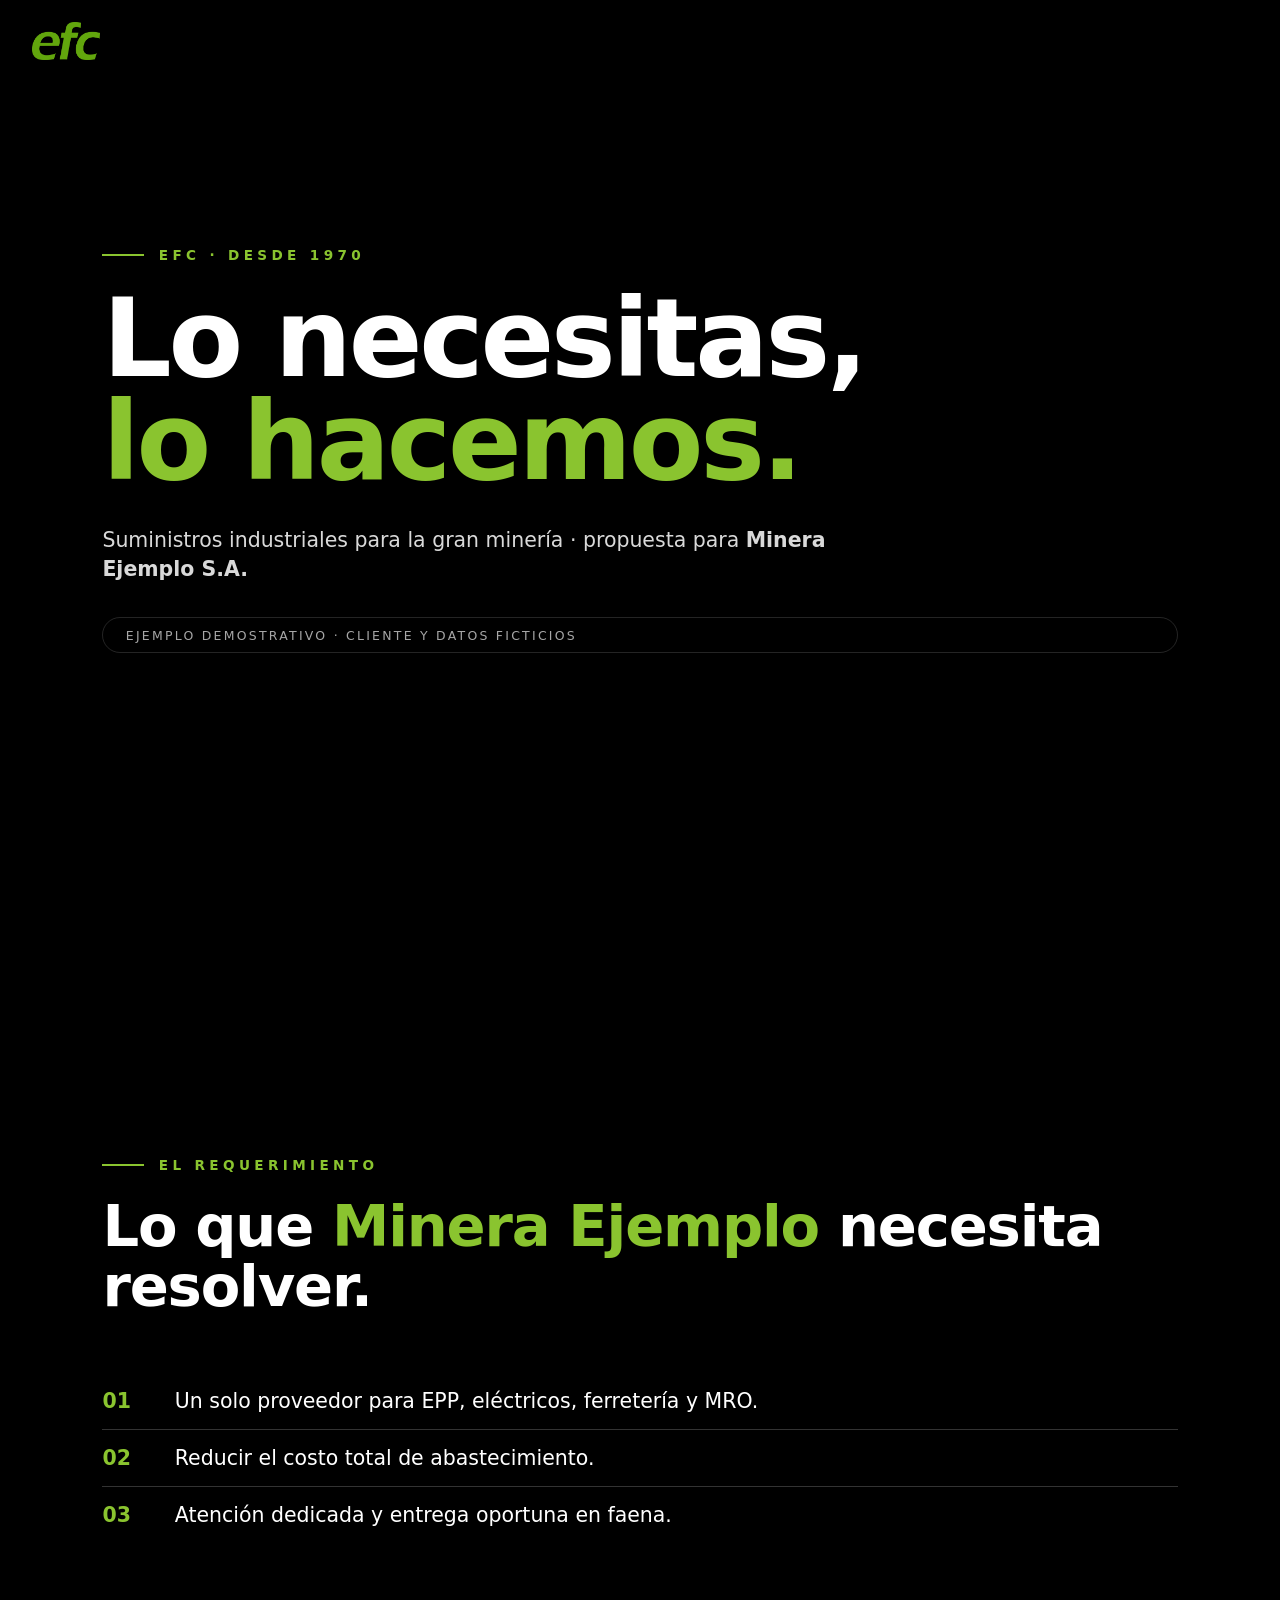
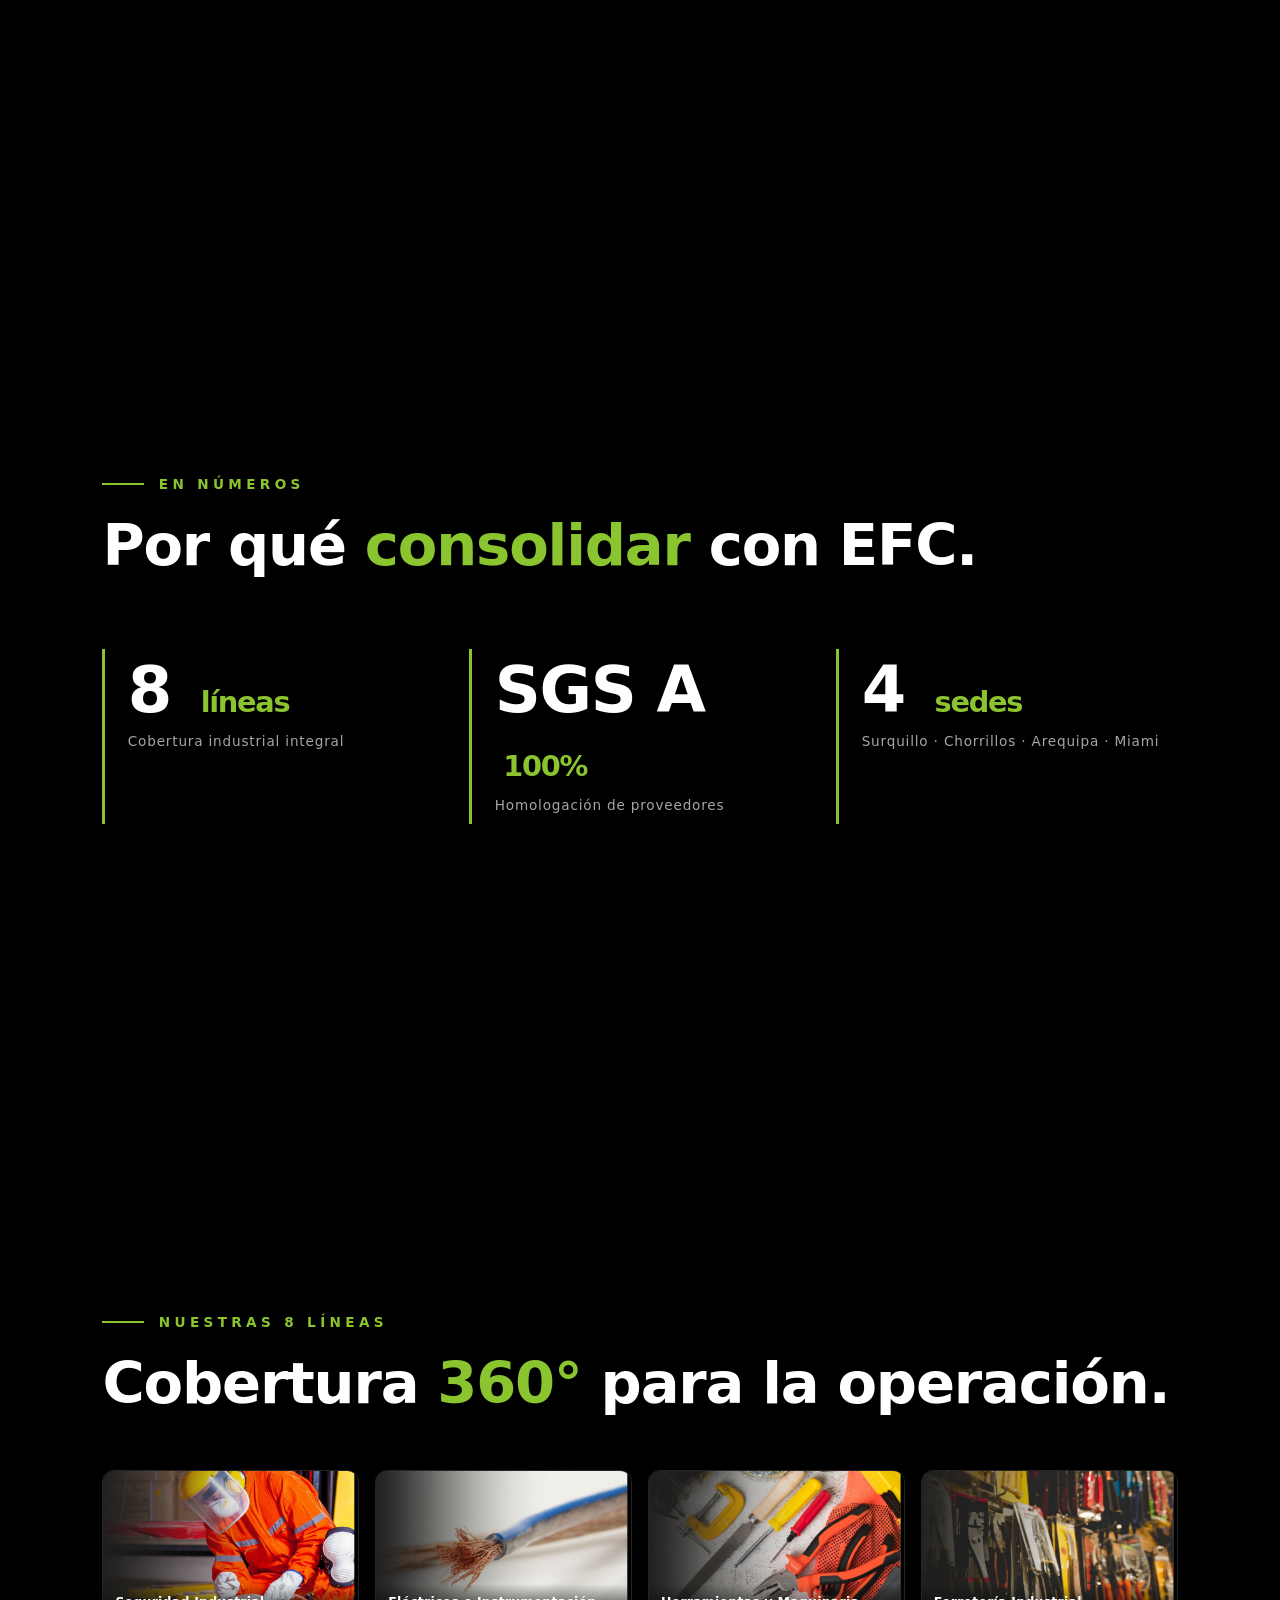
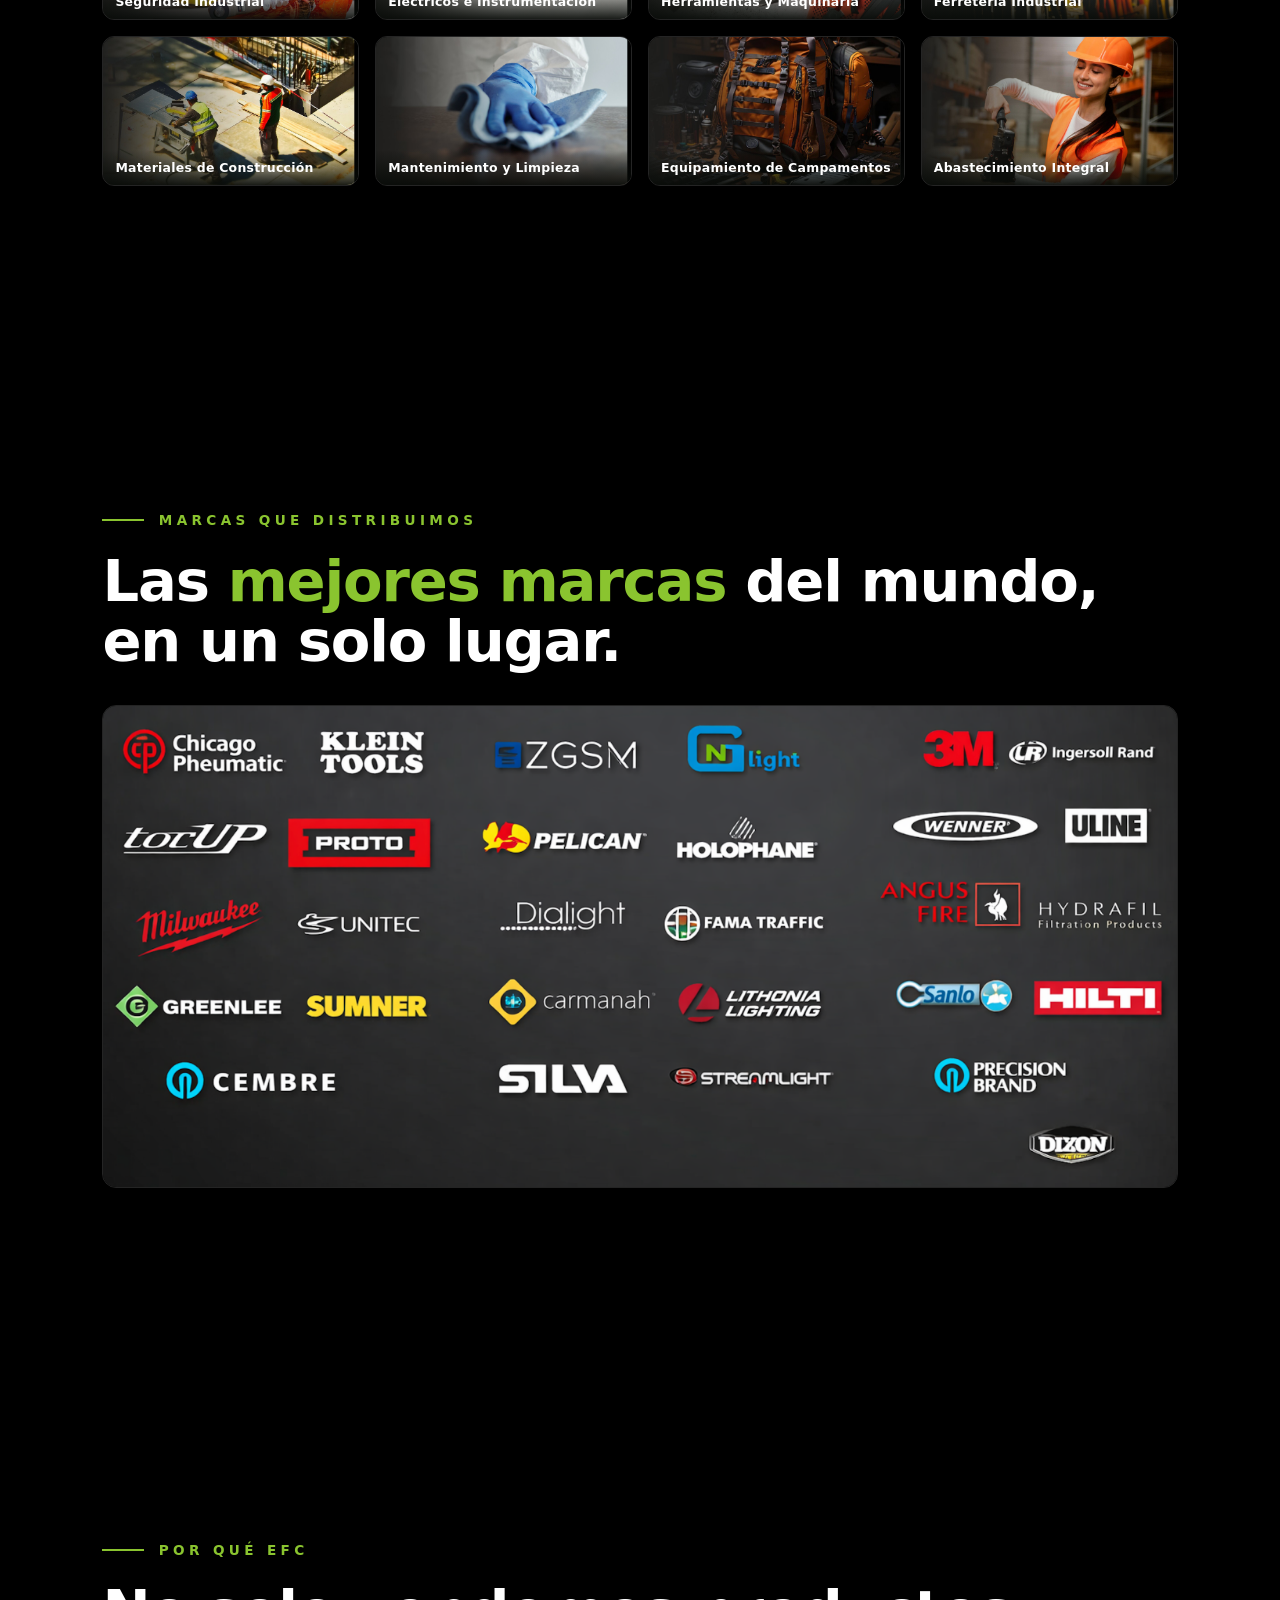
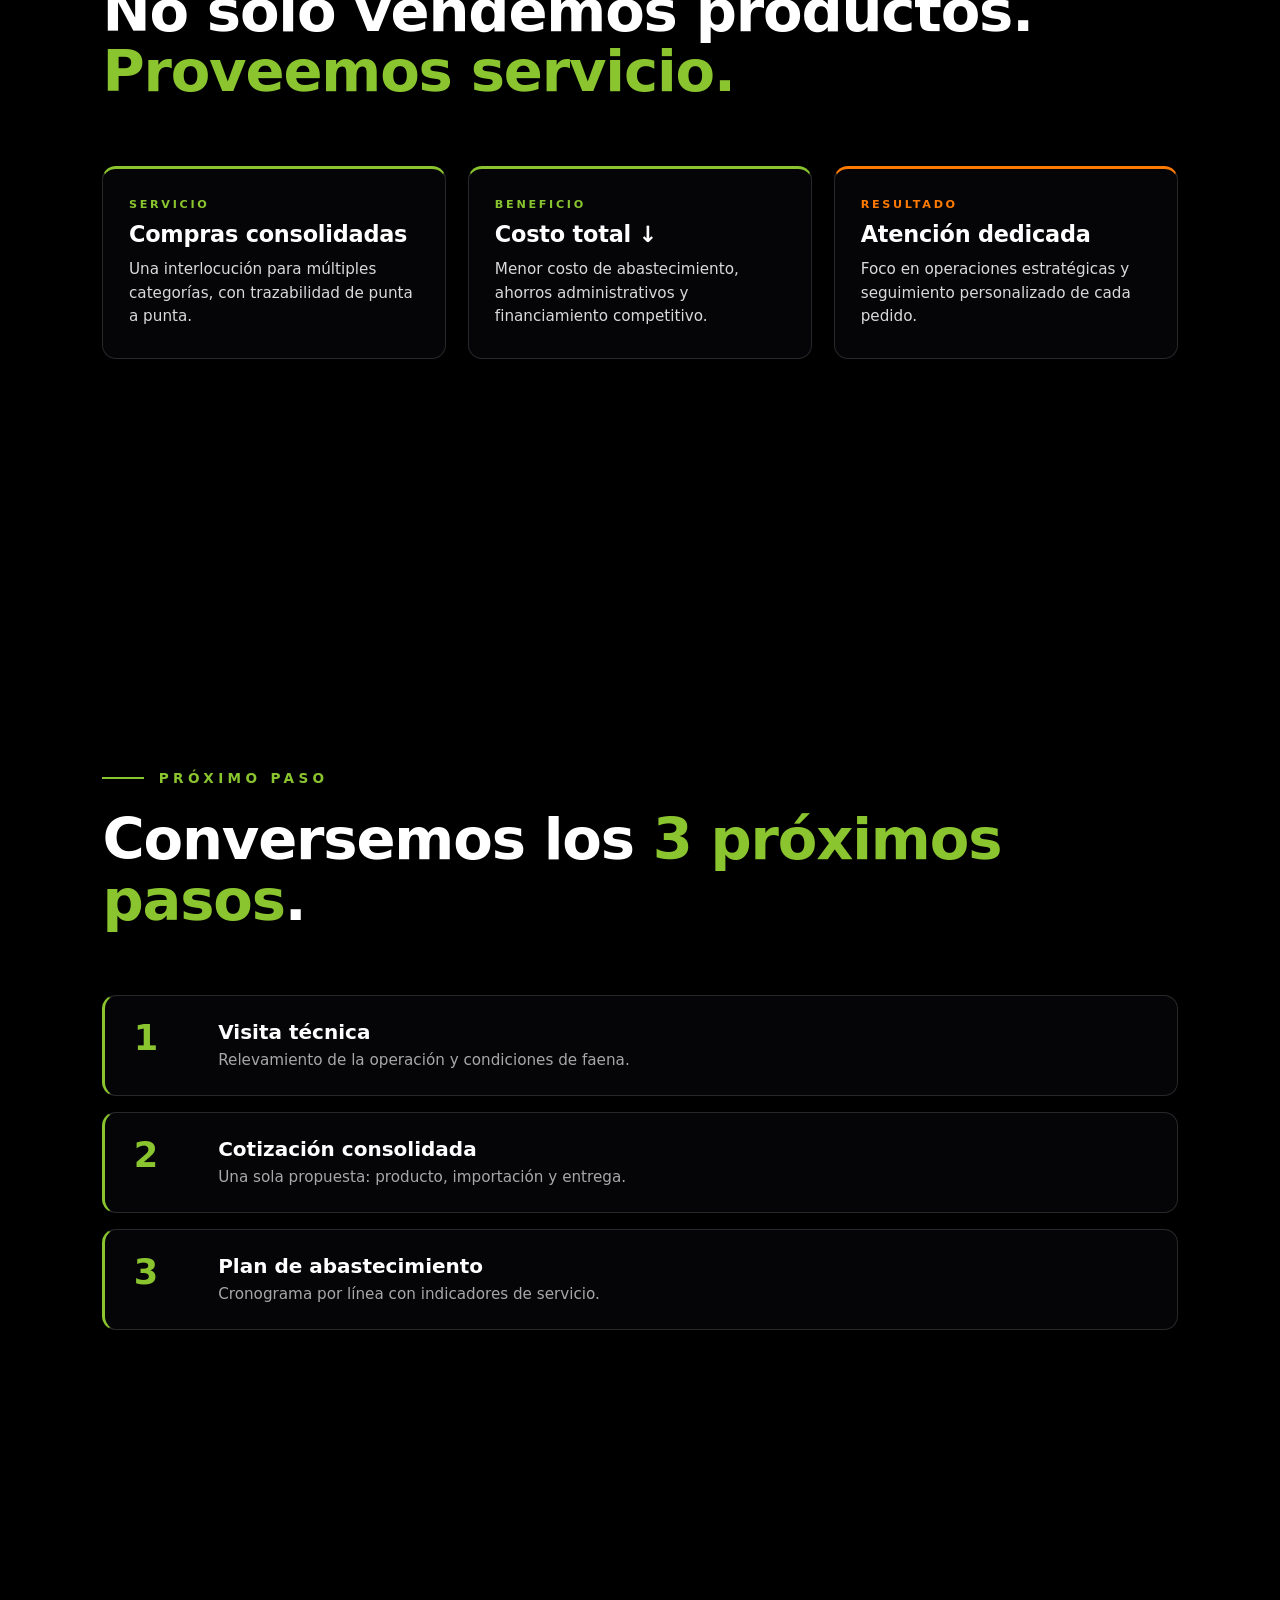
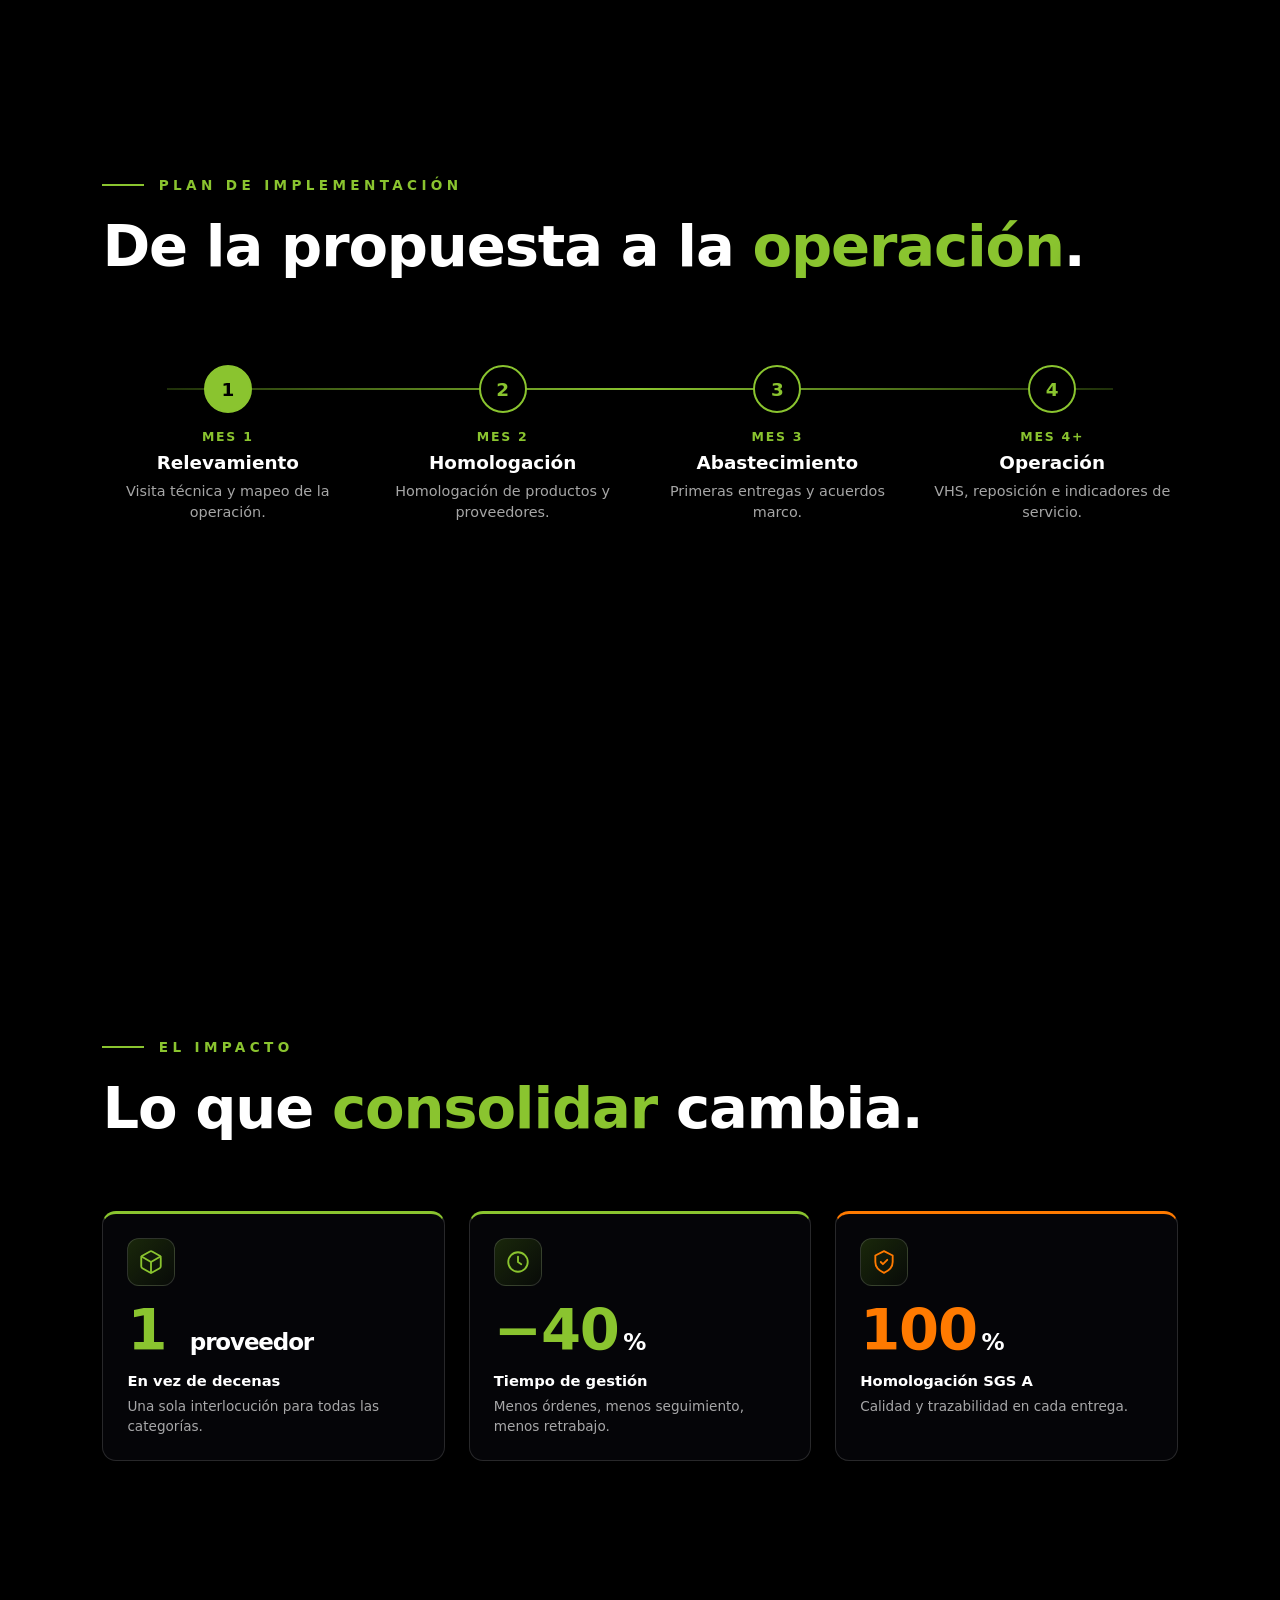
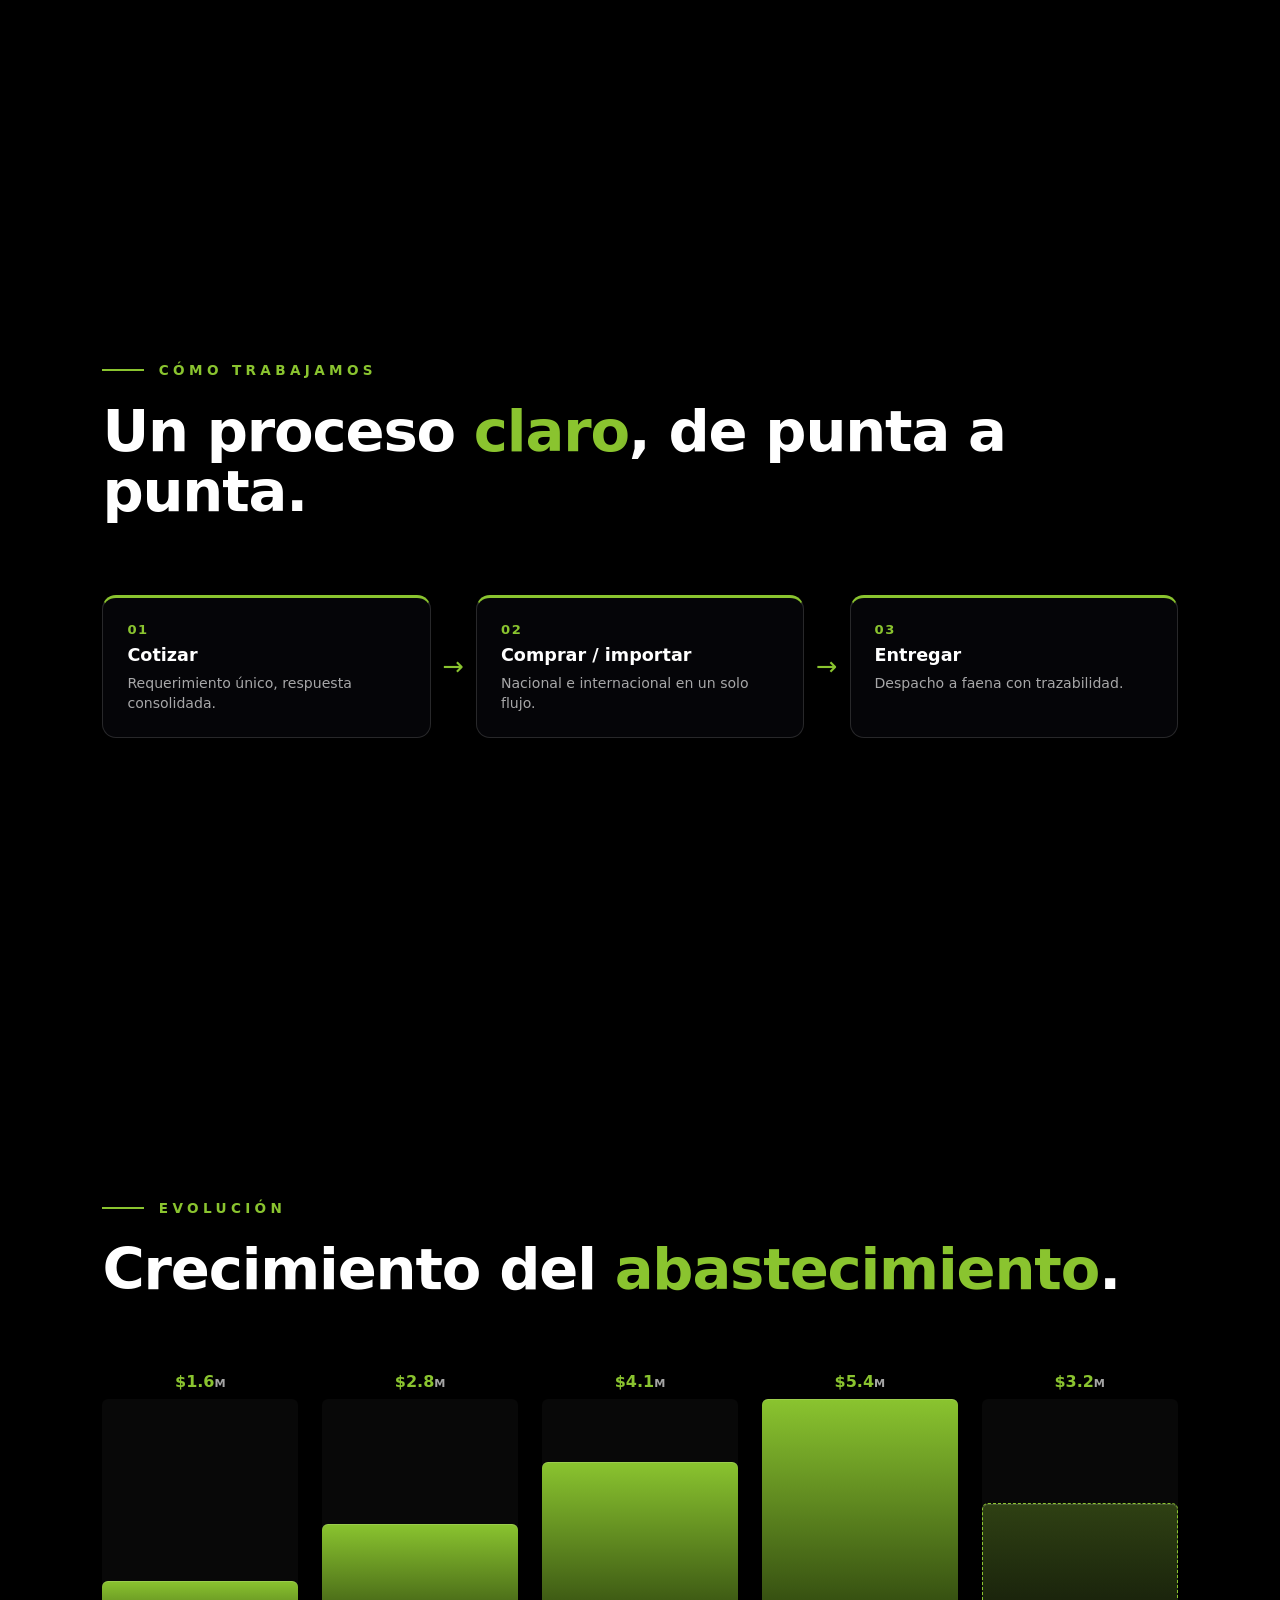
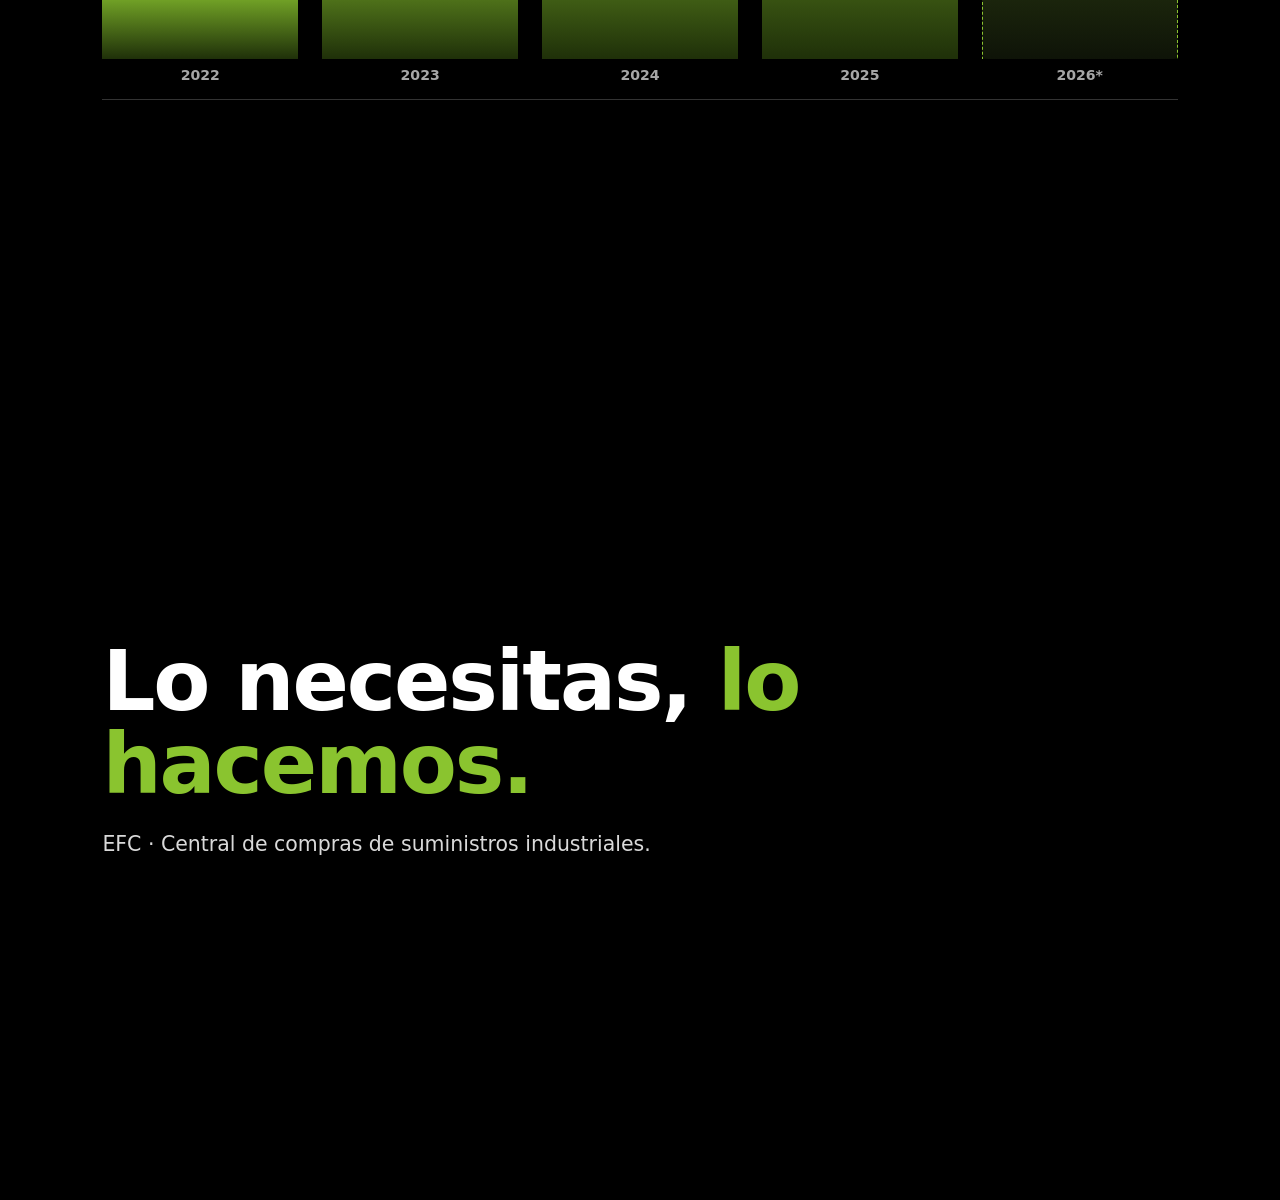
<file: examples/minera-ejemplo-completo/index.html>
<!DOCTYPE html>
<html lang="es">
<head>
<meta charset="UTF-8">
<meta name="viewport" content="width=device-width, initial-scale=1.0">
<title>EFC · Minera Ejemplo — demo completo pptefc</title>
<style>
/* === tokens.css === */
/* ==========================================================================
   EFC Design System — Tokens
   --------------------------------------------------------------------------
   Variables canónicas. NO inventar colores ni tipografías por fuera de aquí.
   Sample del verde EFC: RGB(107, 176, 23) = #6BB017 (extraído del logo oficial).
   ========================================================================== */

:root {
  /* ── Marca EFC ─────────────────────────────────────────────────────────── */
  --efc:        #6BB017;       /* verde corporativo (sampled del logo) */
  --efc-bright: #8AC42F;       /* verde luminoso (acentos, hover, KPIs) */
  --efc-soft:   #1f3009;       /* sombra/fondo de cards verdes */

  /* ── Acento secundario (cliente, fabricantes, productos) ─────────────── */
  --orange:     #FF7A00;       /* naranja · acento de producto/fabricante */

  /* ── Estados / utilitarios ─────────────────────────────────────────────── */
  --red:        #E85050;       /* alerta, peligro */
  --blue:       #40A0DC;       /* informativo neutro */
  --gold:       #D4A017;       /* badge premium / valor */

  /* ── Fondos ────────────────────────────────────────────────────────────── */
  --bg-deck:    #000000;       /* deck cinematográfico */
  --bg-guide:   #0a0f1a;       /* guía panorámica (casi-negro azulado) */
  --bg-light:   #ffffff;       /* solo si la pieza requiere fondo claro */

  /* ── Tarjetas glass (sobre fondos oscuros con video) ───────────────────── */
  --card:        rgba(8, 8, 12, 0.72);
  --card-border: rgba(255, 255, 255, 0.14);

  /* ── Blancos translúcidos para jerarquía tipográfica ───────────────────── */
  --w80: rgba(255, 255, 255, 0.85);   /* cuerpo principal */
  --w60: rgba(255, 255, 255, 0.65);   /* secundario */
  --w40: rgba(255, 255, 255, 0.40);   /* labels / footers */
  --w30: rgba(255, 255, 255, 0.30);   /* dividers */
  --w20: rgba(255, 255, 255, 0.20);   /* dividers sutiles */

  /* ── Tipografía ────────────────────────────────────────────────────────── */
  --font: "Helvetica Neue", "Inter", "Calibri", system-ui, -apple-system,
          "Segoe UI", sans-serif;
  --font-mono: "JetBrains Mono", "Menlo", monospace;

  /* Escala tipográfica (fluida con clamp) */
  --t-titanic: clamp(3rem, 8.5vw, 9rem);     /* portada deck */
  --t-huge:    clamp(2.2rem, 6.5vw, 6.5rem); /* títulos sección importantes */
  --t-big:     clamp(1.8rem, 4.5vw, 4.5rem); /* títulos sección regulares */
  --t-h2:      clamp(1.5rem, 3vw, 2.4rem);   /* h2 dentro de cards */
  --t-h3:      clamp(1.1rem, 2vw, 1.6rem);
  --t-lede:    clamp(1.05rem, 1.6vw, 1.65rem);
  --t-body:    clamp(0.95rem, 1.15vw, 1.15rem);
  --t-small:   0.85rem;
  --t-eyebrow: 0.85rem;        /* tagline de sección, en mayúsculas */
  --t-kpi-val: clamp(2.4rem, 5vw, 4.8rem);

  /* ── Espaciado (proporcional a 1rem = 16 px) ───────────────────────────── */
  --sp-1: 0.25rem;
  --sp-2: 0.5rem;
  --sp-3: 0.75rem;
  --sp-4: 1rem;
  --sp-5: 1.5rem;
  --sp-6: 2rem;
  --sp-7: 3rem;
  --sp-8: 4rem;

  /* ── Radios y sombras ──────────────────────────────────────────────────── */
  --radius-sm: 8px;
  --radius:    14px;
  --radius-lg: 22px;

  --shadow-sm: 0 1px 3px rgba(0, 0, 0, 0.20);
  --shadow:    0 4px 14px rgba(0, 0, 0, 0.30);
  --shadow-lg: 0 12px 40px rgba(0, 0, 0, 0.45);

  /* Drop shadow para texto sobre video/imagen — mantiene legibilidad sin oscurecer fondo */
  --text-shadow:   0 2px 18px rgba(0, 0, 0, 0.55), 0 0 2px rgba(0, 0, 0, 0.4);
  --text-shadow-l: 0 1px 8px rgba(0, 0, 0, 0.55);

  /* Drop shadow para logo sobre fondos brillosos */
  --logo-shadow: drop-shadow(0 0 6px rgba(0, 0, 0, 0.45));

  /* ── Z-index estandarizado ─────────────────────────────────────────────── */
  --z-bg-video: -2;
  --z-bg-veil:  -1;
  --z-base:      1;
  --z-nav:      10;
  --z-modal:    50;

  /* ── Velos sobre video de fondo (mantener video visible) ───────────────── */
  --veil-deck-radial: radial-gradient(
    ellipse at 50% 40%,
    rgba(0, 0, 0, 0.05) 0%,
    rgba(0, 0, 0, 0.25) 60%,
    rgba(0, 0, 0, 0.45) 100%
  );
  --veil-deck-linear: linear-gradient(
    180deg,
    rgba(0, 0, 0, 0.18),
    rgba(0, 0, 0, 0.32)
  );
  /* Velo local por slide (encima del global) — sutil, no tapa video */
  --veil-slide: radial-gradient(
    ellipse at 50% 40%,
    rgba(0, 0, 0, 0.0) 0%,
    rgba(0, 0, 0, 0.20) 70%,
    rgba(0, 0, 0, 0.40) 100%
  );
}

/* ==========================================================================
   Reset minimal
   ========================================================================== */
*, *::before, *::after { box-sizing: border-box; margin: 0; padding: 0; }

html, body {
  background: var(--bg-deck);
  color: #fff;
  font-family: var(--font);
  -webkit-font-smoothing: antialiased;
  text-rendering: optimizeLegibility;
}

img { max-width: 100%; height: auto; display: block; }
a { color: inherit; text-decoration: none; }
button { font: inherit; cursor: pointer; }

/* === deck.css === */
/* ==========================================================================
   EFC Deck — Componentes cinematográficos
   --------------------------------------------------------------------------
   Importa primero design-system/tokens.css.
   Componentes:
     - .bg-video, .bg-veil          (video de fondo + velo global)
     - .topbar, .brand, .client-tag (branding fijo)
     - .nav-dots                    (paginador lateral)
     - .slide                       (contenedor full-viewport con scroll-snap)
     - .scroll-hint, .page-num      (ayudas de navegación)
     - h1.titanic, .huge, .big      (escala tipográfica)
     - .eyebrow                     (tagline de sección)
     - p.lede, p.body
     - .kpi-grid, .kpi              (4 números grandes)
     - .cards, .card                (grid de tarjetas glass)
     - ul.big                       (lista grande con números/bullets)
     - .versus, .col, .vs           (comparación 2 columnas)
     - .compare                     (tabla comparativa fila × columna)
     - .specs, .row                 (ficha técnica)
     - .case                        (referencias / casos de éxito)
     - .deal, .price-card, .terms   (slide inversión)
     - .next-list, .next-step       (slide cierre)
     - .contact                     (línea de contactos)
     - .apps-hero, .hero-card,
       .grid-secondary, .small-card (slide aplicaciones)
     - .ppk-flow, .step             (flujo de 3 pasos para temas técnicos)
   ========================================================================== */

/* ── Scroll-snap mandatory (deck cinematográfico) ────────────────────────── */
html {
  scroll-behavior: smooth;
  scroll-snap-type: y mandatory;
  height: 100%;
}
body { height: 100%; overflow-x: hidden; }

/* ── Video de fondo global ───────────────────────────────────────────────── */
.bg-video {
  position: fixed; inset: 0;
  width: 100vw; height: 100vh;
  z-index: var(--z-bg-video);
  object-fit: cover;
}
.bg-veil {
  position: fixed; inset: 0;
  z-index: var(--z-bg-veil);
  background: var(--veil-deck-radial), var(--veil-deck-linear);
  pointer-events: none;
}

/* ── Slide ───────────────────────────────────────────────────────────────── */
.slide {
  position: relative;
  min-height: 100vh;
  scroll-snap-align: start;
  padding: 7vh 8vw;
  display: flex; flex-direction: column;
  justify-content: center;   /* centrado vertical por defecto: el contenido LLENA el alto, sin vacío arriba/abajo */
  overflow: hidden;
}
.slide.top    { justify-content: flex-start; }  /* override: anclar arriba si un slide lo necesita */
.slide.center { justify-content: center; }
.slide.bottom { justify-content: flex-end; }

/* Velo local por slide (sólo para slides muy cargados de texto) */
.slide.dark::before,
.slide.darker::before {
  content: ""; position: absolute; inset: 0;
  z-index: var(--z-bg-veil);
  background: var(--veil-slide);
  pointer-events: none;
}
.slide.solid { background: var(--bg-deck); }

/* ── Sombras de texto sobre video ─────────────────────────────────────────── */
h1, h2 { text-shadow: var(--text-shadow); }
p.lede, p.body, .eyebrow, ul.big li { text-shadow: var(--text-shadow-l); }

/* ── Branding fijo ───────────────────────────────────────────────────────── */
.topbar {
  position: fixed; top: 0; left: 0; right: 0;
  height: 4px; background: var(--efc-bright);
  z-index: var(--z-nav);
}
.brand {
  position: fixed; top: 22px; left: 32px;
  z-index: var(--z-nav);
  display: flex; align-items: center; gap: 16px;
  font-size: 0.78rem; letter-spacing: 0.22em;
  color: var(--w60); text-transform: uppercase;
}
.brand img.logo {
  height: 38px; width: auto; display: block;
  filter: var(--logo-shadow);
}
.brand .sep { width: 1px; height: 22px; background: var(--w20); }

.client-tag {
  position: fixed; top: 24px; right: 32px;
  z-index: var(--z-nav);
  font-size: 0.75rem; letter-spacing: 0.22em;
  color: var(--w40); text-transform: uppercase;
}

/* ── Navegación lateral por dots ─────────────────────────────────────────── */
.nav-dots {
  position: fixed; right: 24px; top: 50%;
  transform: translateY(-50%);
  display: flex; flex-direction: column; gap: 10px;
  z-index: var(--z-nav);
}
.nav-dots a {
  width: 8px; height: 8px; border-radius: 50%;
  background: var(--w20); transition: all 0.25s;
}
.nav-dots a:hover { background: var(--efc-bright); transform: scale(1.6); }

/* ── Page counter / scroll hint ──────────────────────────────────────────── */
.page-num {
  position: absolute; bottom: 24px; right: 32px;
  font-size: 0.7rem; letter-spacing: 0.32em;
  color: var(--w40); font-weight: 600; text-transform: uppercase;
  text-shadow: 0 1px 6px rgba(0, 0, 0, 0.7);
}
.scroll-hint {
  position: absolute; bottom: 24px; left: 50%;
  transform: translateX(-50%);
  font-size: 0.7rem; letter-spacing: 0.32em;
  color: var(--w40); text-transform: uppercase;
  animation: bob 2.2s ease-in-out infinite;
}
@keyframes bob {
  0%, 100% { transform: translateX(-50%) translateY(0); opacity: 0.4; }
  50%      { transform: translateX(-50%) translateY(8px); opacity: 0.85; }
}

/* ── Tipografía ──────────────────────────────────────────────────────────── */
/* Escala tipográfica por CLASE en headings (h1..h4) — no atada solo a h1.
   Acotado con :is(...) para NO chocar con ul.big (lista grande). */
:is(h1,h2,h3,h4).titanic {
  font-size: var(--t-titanic);
  font-weight: 800; line-height: 0.95; letter-spacing: -0.03em;
  margin-bottom: var(--sp-6);
}
:is(h1,h2,h3,h4).huge {
  font-size: var(--t-huge);
  font-weight: 800; line-height: 1.0; letter-spacing: -0.025em;
  margin-bottom: var(--sp-5);
}
:is(h1,h2,h3,h4).big {
  font-size: var(--t-big);
  font-weight: 700; line-height: 1.05; letter-spacing: -0.02em;
  margin-bottom: var(--sp-5);
}
.green  { color: var(--efc-bright); }
.orange { color: var(--orange); }
.muted  { color: var(--w60); }
.dim    { color: var(--w40); }

p.lede {
  font-size: var(--t-lede);
  color: var(--w80);
  max-width: 62ch; line-height: 1.45;
}
p.body {
  font-size: var(--t-body);
  color: var(--w80);
  max-width: 62ch; line-height: 1.55;
}

/* ── Eyebrow (tagline de sección) ────────────────────────────────────────── */
.eyebrow {
  font-size: var(--t-eyebrow);
  letter-spacing: 0.32em; text-transform: uppercase;
  color: var(--efc-bright); font-weight: 700;
  margin-bottom: var(--sp-5);
  display: flex; align-items: center; gap: 0.9rem;
}
.eyebrow::before {
  content: ""; width: 42px; height: 2px; background: var(--efc-bright);
}

/* ── KPIs ────────────────────────────────────────────────────────────────── */
.kpi-grid {
  display: grid; grid-template-columns: repeat(4, 1fr);
  gap: 1.6rem; margin-top: var(--sp-7);
}
.kpi {
  border-left: 3px solid var(--efc-bright);
  padding: 0.6rem 0 0.6rem 1.4rem;
}
.kpi .v {
  font-size: var(--t-kpi-val);
  font-weight: 800; line-height: 1;
  color: #fff; letter-spacing: -0.02em;
}
.kpi .v small {
  font-size: 0.45em;
  color: var(--efc-bright);
  margin-left: 0.3em; font-weight: 700;
}
.kpi .l {
  font-size: 0.85rem; color: var(--w60);
  margin-top: 0.6rem; letter-spacing: 0.06em; line-height: 1.35;
}

/* ── Cards (grid de 3 tarjetas glass) ────────────────────────────────────── */
.cards {
  display: grid; grid-template-columns: repeat(3, 1fr);
  gap: 1.4rem; margin-top: 2.5rem;
}
.card {
  background: var(--card);
  backdrop-filter: blur(12px) saturate(140%);
  -webkit-backdrop-filter: blur(12px) saturate(140%);
  border: 1px solid var(--card-border);
  border-radius: var(--radius);
  padding: 1.8rem 1.6rem;
  border-top: 3px solid var(--efc-bright);
}
.card.orange { border-top-color: var(--orange); }
.card h3 {
  font-size: 1.4rem; font-weight: 700;
  margin-bottom: 0.7rem; color: #fff; letter-spacing: -0.01em;
}
.card p { font-size: 0.95rem; color: var(--w80); line-height: 1.55; }
.card .tag {
  font-size: 0.7rem; letter-spacing: 0.24em;
  color: var(--efc-bright);
  font-weight: 700; text-transform: uppercase;
  margin-bottom: 0.6rem;
}
.card.orange .tag { color: var(--orange); }

/* ── Lista grande (estilo "ul.big" — 5 ítems de prioridad) ─────────────── */
ul.big { list-style: none; margin-top: 2rem; }
ul.big li {
  font-size: clamp(1.1rem, 1.6vw, 1.7rem);
  padding: 1.0rem 0; border-bottom: 1px solid var(--w20);
  color: #fff; display: flex; gap: 1.2rem; align-items: baseline;
  font-weight: 500;
}
ul.big li:last-child { border-bottom: none; }
ul.big li .n {
  color: var(--efc-bright); font-weight: 800; min-width: 2.6em;
}

/* ── Comparación 2 columnas (.versus) ───────────────────────────────────── */
.versus {
  display: grid; grid-template-columns: 1fr 80px 1fr;
  gap: 0; align-items: stretch; margin-top: 3rem;
}
.versus .col {
  padding: 2rem 1.8rem;
  background: var(--card);
  backdrop-filter: blur(12px); -webkit-backdrop-filter: blur(12px);
  border: 1px solid var(--card-border);
  border-radius: var(--radius);
}
.versus .col.win {
  border: 1px solid var(--efc-bright);
  box-shadow: 0 0 0 1px var(--efc-soft) inset;
}
.versus .col h4 {
  font-size: 0.78rem; letter-spacing: 0.22em; text-transform: uppercase;
  color: var(--w40); margin-bottom: 0.5rem;
}
.versus .col.win h4 { color: var(--efc-bright); }
.versus .col h2 {
  font-size: 1.6rem; font-weight: 800;
  margin-bottom: 1.2rem; color: #fff;
}
.versus .col ul { list-style: none; }
.versus .col li {
  padding: 0.55rem 0; color: var(--w80);
  font-size: 0.98rem;
  border-bottom: 1px solid var(--w20);
}
.versus .col li:last-child { border-bottom: none; }
.versus .vs {
  display: flex; align-items: center; justify-content: center;
  font-size: 0.85rem; letter-spacing: 0.32em;
  color: var(--w40); font-weight: 700; text-transform: uppercase;
}

/* ── Tabla comparativa fila × columna (.compare) ────────────────────────── */
.compare {
  margin-top: 2rem;
  background: var(--card);
  backdrop-filter: blur(14px) saturate(140%);
  -webkit-backdrop-filter: blur(14px) saturate(140%);
  border: 1px solid var(--card-border);
  border-radius: var(--radius);
  overflow: hidden;
}
.compare .head {
  display: grid; grid-template-columns: 1.1fr 1fr 1fr;
  background: rgba(255, 255, 255, 0.04);
  border-bottom: 1px solid var(--card-border);
}
.compare .head > div {
  padding: 1.0rem 1.2rem;
  font-size: 0.78rem; letter-spacing: 0.22em; text-transform: uppercase;
  font-weight: 700; color: var(--w60);
}
.compare .head .col-attr  { color: var(--w40); }
.compare .head .col-rotor { border-left: 1px solid var(--card-border); }
.compare .head .col-fixed {
  border-left: 1px solid var(--card-border);
  color: var(--efc-bright);
  background: rgba(107, 176, 23, 0.08);
}
.compare .row {
  display: grid; grid-template-columns: 1.1fr 1fr 1fr;
  border-bottom: 1px solid var(--w20);
}
.compare .row:last-child { border-bottom: none; }
.compare .row > div {
  padding: 0.85rem 1.2rem;
  font-size: 1.0rem; line-height: 1.35;
}
.compare .row .attr  { color: var(--w60); font-weight: 500; }
.compare .row .rotor { color: var(--w80); border-left: 1px solid var(--card-border); }
.compare .row .fixed {
  color: #fff; font-weight: 600;
  border-left: 1px solid var(--card-border);
  background: rgba(107, 176, 23, 0.06);
}
.compare .row.ideal .attr {
  color: var(--efc-bright); font-weight: 700;
  text-transform: uppercase; font-size: 0.78rem; letter-spacing: 0.18em;
  padding-top: 1.1rem; padding-bottom: 1.1rem;
}
.compare .row.ideal .rotor,
.compare .row.ideal .fixed { font-size: 0.92rem; padding-top: 1.1rem; padding-bottom: 1.1rem; }

/* ── Ficha técnica (.specs) ──────────────────────────────────────────────── */
.specs {
  display: grid; grid-template-columns: repeat(2, 1fr);
  gap: 0 4rem; margin-top: 2.5rem;
}
.specs .row {
  display: grid; grid-template-columns: 1fr 1.2fr;
  padding: 0.85rem 0; border-bottom: 1px solid var(--w20);
}
.specs .k { color: var(--w60); font-size: 0.95rem; }
.specs .v { color: #fff; font-weight: 600; font-size: 0.95rem; }

/* ── Casos / referencias ─────────────────────────────────────────────────── */
.case {
  background: var(--card);
  backdrop-filter: blur(12px); -webkit-backdrop-filter: blur(12px);
  border: 1px solid var(--card-border);
  border-radius: var(--radius);
  padding: 2rem 1.8rem;
  border-top: 3px solid var(--orange);
}
.case .who {
  font-size: 0.72rem; letter-spacing: 0.24em;
  color: var(--orange); font-weight: 700; text-transform: uppercase;
  margin-bottom: 0.7rem;
}
.case h3 { font-size: 1.6rem; font-weight: 800; margin-bottom: 0.3rem; }
.case .where {
  font-size: 0.9rem; color: var(--w60); font-style: italic;
  margin-bottom: 1rem;
}
.case blockquote {
  font-size: 1.05rem; color: var(--w80); line-height: 1.5;
  padding-left: 1rem;
  border-left: 2px solid var(--efc-bright);
  margin: 0;
}
.case .kpi-line {
  margin-top: 1rem; font-size: 0.85rem;
  color: var(--orange); font-weight: 700;
}

/* ── Slide inversión (.deal, .price-card, .terms) ────────────────────────── */
.deal {
  display: grid; grid-template-columns: 1.2fr 1fr;
  gap: 2rem; margin-top: 2rem;
}
.deal .price-card {
  background: var(--card);
  backdrop-filter: blur(12px); -webkit-backdrop-filter: blur(12px);
  border: 1px solid var(--efc-bright);
  border-radius: var(--radius);
  padding: 2.4rem;
  border-top: 3px solid var(--efc-bright);
}
.deal .row {
  display: flex; justify-content: space-between; align-items: baseline;
  padding: 0.6rem 0; border-bottom: 1px solid var(--w20);
  font-size: 0.95rem;
}
.deal .row .k { color: var(--w60); }
.deal .row .v { color: #fff; font-weight: 600; }
.deal .total {
  margin-top: 1.4rem; padding-top: 1.4rem;
  border-top: 2px solid var(--efc-bright);
  display: flex; justify-content: space-between; align-items: baseline;
}
.deal .total .l {
  color: var(--efc-bright); font-size: 0.85rem;
  letter-spacing: 0.22em; font-weight: 700; text-transform: uppercase;
}
.deal .total .v {
  font-size: clamp(2rem, 3.6vw, 3.6rem);
  font-weight: 800; color: var(--efc-bright); line-height: 1;
}
.deal .terms {
  background: var(--card);
  backdrop-filter: blur(12px); -webkit-backdrop-filter: blur(12px);
  border: 1px solid var(--card-border);
  border-radius: var(--radius);
  padding: 2rem;
}
.deal .terms h4 {
  font-size: 0.8rem; letter-spacing: 0.22em;
  color: var(--efc-bright); margin-bottom: 1rem; text-transform: uppercase;
}
.deal .terms .row { font-size: 0.92rem; }

/* ── Slide cierre (.next-list, .next-step) ───────────────────────────────── */
.next-list { display: flex; flex-direction: column; gap: 1rem; margin-top: 2.5rem; }
.next-step {
  display: grid; grid-template-columns: 60px 1fr;
  gap: 1.5rem; align-items: start;
  padding: 1.5rem 1.8rem;
  background: var(--card);
  backdrop-filter: blur(12px); -webkit-backdrop-filter: blur(12px);
  border: 1px solid var(--card-border);
  border-radius: var(--radius);
  border-left: 3px solid var(--efc-bright);
}
.next-step .n {
  font-size: 2.2rem; font-weight: 800;
  color: var(--efc-bright); line-height: 1;
}
.next-step h4 { font-size: 1.25rem; font-weight: 700; margin-bottom: 0.3rem; }
.next-step p  { font-size: 0.95rem; color: var(--w60); line-height: 1.45; }

.contact {
  margin-top: 3rem; padding: 1.4rem 1.8rem;
  border-left: 3px solid var(--orange);
  font-size: 0.95rem; color: var(--w80);
}
.contact strong { color: #fff; font-weight: 700; }

/* ── Slide aplicaciones (hero card + grid 3×2) ───────────────────────────── */
.apps-hero {
  display: flex; flex-direction: column;
  gap: 1.0rem; margin-top: 1.4rem;
}
.apps-hero .hero-card {
  background: var(--card);
  backdrop-filter: blur(12px) saturate(140%);
  -webkit-backdrop-filter: blur(12px) saturate(140%);
  border: 1px solid var(--efc-bright);
  border-radius: var(--radius);
  padding: 1.6rem 1.8rem;
  border-top: 4px solid var(--efc-bright);
  box-shadow: 0 0 0 1px var(--efc-soft) inset;
  position: relative;
  display: grid; grid-template-columns: 1.4fr 1fr;
  gap: 1.6rem;
}
.apps-hero .hero-card::after {
  content: "PROBLEMA RAÍZ";
  position: absolute; top: 1.2rem; right: 1.2rem;
  font-size: 0.65rem; letter-spacing: 0.24em;
  color: var(--efc-bright); font-weight: 800;
  border: 1px solid var(--efc-bright);
  padding: 0.25rem 0.5rem; border-radius: 3px;
}
.apps-hero .hero-card .tag {
  font-size: 0.78rem; letter-spacing: 0.24em;
  color: var(--efc-bright); font-weight: 800;
  text-transform: uppercase; margin-bottom: 0.8rem;
}
.apps-hero .hero-card h3 {
  font-size: clamp(1.6rem, 2.6vw, 2.4rem);
  font-weight: 800; line-height: 1.05;
  margin-bottom: 1rem; color: #fff; letter-spacing: -0.01em;
}
.apps-hero .hero-card .body {
  font-size: 1.0rem; color: var(--w80);
  line-height: 1.55; margin-bottom: 1.3rem; max-width: none;
}
.apps-hero .hero-card ul {
  list-style: none;
  padding-left: 1.2rem;
  border-left: 1px solid var(--w20);
}
.apps-hero .hero-card ul li {
  padding: 0.4rem 0; color: var(--w80); font-size: 0.92rem;
  display: flex; gap: 0.7rem; align-items: baseline;
}
.apps-hero .hero-card ul li::before {
  content: "▸"; color: var(--efc-bright); font-weight: 800;
}
.apps-hero .grid-secondary {
  display: grid; grid-template-columns: repeat(3, 1fr);
  grid-template-rows: repeat(2, 1fr);
  gap: 0.8rem;
}
.apps-hero .small-card {
  background: var(--card);
  backdrop-filter: blur(12px); -webkit-backdrop-filter: blur(12px);
  border: 1px solid var(--card-border);
  border-radius: 12px;
  padding: 1.2rem;
  border-top: 3px solid var(--efc-bright);
}
.apps-hero .small-card.orange { border-top-color: var(--orange); }
.apps-hero .small-card .tag {
  font-size: 0.62rem; letter-spacing: 0.22em;
  color: var(--efc-bright); font-weight: 700; text-transform: uppercase;
  margin-bottom: 0.4rem;
}
.apps-hero .small-card.orange .tag { color: var(--orange); }
.apps-hero .small-card h4 {
  font-size: 1.0rem; font-weight: 700;
  margin-bottom: 0.3rem; color: #fff;
}
.apps-hero .small-card p {
  font-size: 0.82rem; color: var(--w60); line-height: 1.4;
}

/* ── Flujo de 3 pasos (para temas técnicos como PPK, RTK, etc.) ─────────── */
.ppk-flow {
  display: grid; grid-template-columns: repeat(3, 1fr);
  gap: 1.4rem; margin-top: 2.2rem;
}
.ppk-flow .step {
  position: relative;
  background: var(--card);
  backdrop-filter: blur(16px) saturate(140%);
  -webkit-backdrop-filter: blur(16px) saturate(140%);
  border: 1px solid var(--card-border);
  border-radius: var(--radius);
  padding: 1.6rem 1.4rem;
  border-top: 3px solid var(--efc-bright);
}
.ppk-flow .step:not(:last-child)::after {
  content: "→"; position: absolute;
  right: -1.6rem; top: 50%; transform: translateY(-50%);
  color: var(--efc-bright); font-size: 1.6rem; font-weight: 800;
  text-shadow: 0 0 6px rgba(0, 0, 0, 0.6);
}
.ppk-flow .step .num {
  font-size: 2.6rem; font-weight: 800;
  color: var(--efc-bright); line-height: 1;
  margin-bottom: 0.4rem;
}
.ppk-flow .step .step-tag {
  font-size: 0.7rem; letter-spacing: 0.22em; text-transform: uppercase;
  color: var(--w40); font-weight: 700; margin-bottom: 0.6rem;
}
.ppk-flow .step h3 {
  font-size: 1.15rem; font-weight: 700;
  color: #fff; margin-bottom: 0.6rem; line-height: 1.2;
}
.ppk-flow .step p {
  font-size: 0.92rem; color: var(--w80); line-height: 1.5;
}

/* ==========================================================================
   COMPONENTES 2026 · agregados desde el deck `git-direccion-mayo-2026`
   Cada bloque está pensado para reusarse en futuros decks.
   Ver SKILL.md > Lecciones de FORMA · mayo 2026.
   ========================================================================== */

/* ── Quote-slide · apertura y cierre simétricos (cita ancla + landing local) ─ */
.quote-slide {
  display: flex; flex-direction: column; justify-content: center; align-items: center;
  text-align: center; padding-left: 6vw; padding-right: 6vw;
}
.quote-slide .quote-mark {
  font-family: Georgia, serif; font-size: clamp(5rem, 10vw, 11rem);
  line-height: .5; color: var(--efc-bright); opacity: .35;
  margin-bottom: -.2em;
}
.quote-slide blockquote {
  font-family: var(--font);
  font-size: clamp(2rem, 4.4vw, 4.4rem);
  font-weight: 700; line-height: 1.1; letter-spacing: -.02em;
  color: #fff; margin: 0 auto; max-width: 22ch;
  text-shadow: 0 2px 18px rgba(0,0,0,.55);
}
.quote-slide blockquote .accent { color: var(--efc-bright); }
.quote-slide .attribution {
  margin-top: 2rem;
  font-size: .9rem; color: var(--w60);
  letter-spacing: .14em; text-transform: uppercase; font-weight: 700;
}
.quote-slide .attribution .name { color: #fff; }
.quote-slide .divider {
  width: 60px; height: 2px; background: var(--efc-bright);
  margin: 2.4rem auto; opacity: .6;
}
.quote-slide .landing {
  max-width: 56ch; margin: 0 auto;
  font-size: clamp(1rem, 1.4vw, 1.4rem);
  color: var(--w80); line-height: 1.55;
}
.quote-slide .landing strong { color: var(--efc-bright); font-weight: 700; }
.quote-slide .landing em { font-style: normal; color: #fff; font-weight: 600; }

/* ── Authority box · cita de respaldo dentro de un slide normal ───────────── */
.authority {
  margin-top: 2.4rem;
  padding: 1.4rem 1.8rem;
  background: rgba(107,176,23,.06);
  border-left: 4px solid var(--efc-bright);
  border-radius: 6px;
  font-size: 1rem; color: var(--w80); line-height: 1.55;
  max-width: 90ch;
}
.authority strong { color: #fff }
.authority cite {
  display:block; margin-top:.4rem;
  font-style: normal; font-size: .8rem; color: var(--w40);
  letter-spacing: .08em; text-transform: uppercase;
}

/* ── Principles · 2 frentes / 2 columnas (verde + naranja) ────────────────── */
.principles {
  display:grid; grid-template-columns: 1fr 1fr; gap: 1.4rem;
  margin-top: 2.2rem;
}
.principle {
  background: var(--card); backdrop-filter: blur(14px) saturate(140%);
  -webkit-backdrop-filter: blur(14px) saturate(140%);
  border: 1px solid var(--card-border); border-radius: 16px;
  padding: 2.6rem 2.2rem;
  display:flex; flex-direction: column; gap: 1.3rem;
}
.principle.left  { border-top: 4px solid var(--efc-bright); }
.principle.right { border-top: 4px solid var(--orange); }
.principle .num {
  font-size: 1rem; letter-spacing: .26em; text-transform: uppercase; font-weight: 800;
  color: var(--efc-bright);
}
.principle.right .num { color: var(--orange); }
.principle h2 {
  font-size: clamp(1.8rem, 2.8vw, 2.6rem); font-weight: 800;
  color: #fff; line-height: 1.15; margin: .4rem 0 0 0;
}
.principle h2 .accent { color: var(--efc-bright); }
.principle.right h2 .accent { color: var(--orange); }
.principle p.lead {
  font-size: clamp(1.1rem, 1.35vw, 1.3rem); color: var(--w80); line-height: 1.55; margin: 0;
  max-width: none;
}
.principle .team {
  margin-top: auto; padding-top: 1.1rem;
  border-top: 1px solid var(--w20);
  font-size: 1rem; color: var(--w60);
}
.principle .team strong { color: var(--efc-bright); font-weight: 700; }
.principle.right .team strong { color: var(--orange); }
.principle .team em { font-style: italic; color: var(--w40); font-size: .9rem; }

/* Equipo · jerarquía organizacional (gerencias + subordinados + sinergias) */
.principle .team-row { display: block; padding: .25rem 0; line-height: 1.45; }
.principle .team-label {
  display: inline-block; min-width: 4em;
  color: var(--w40); font-weight: 600; font-size: .9rem;
  letter-spacing: .04em; text-transform: uppercase;
}
.principle .team-gerencia {
  display: inline-block; min-width: 3.2em;
  color: var(--efc-bright); font-weight: 800;
  letter-spacing: .04em;
}
.principle.right .team-gerencia { color: var(--orange); }
.principle .team-rol {
  color: var(--w40); font-size: .9rem; font-style: italic;
}
.principle .team-row.team-extra {
  margin-top: .35rem; padding-top: .4rem;
  border-top: 1px dashed rgba(255,255,255,.08);
}
.principle .team-plus {
  color: var(--orange); font-weight: 900; font-size: 1.15em;
  margin-right: .35rem;
}
.principle .principle-sub {
  margin: -.5rem 0 .8rem 0;
  color: var(--w50); font-size: 1rem;
  font-style: italic; letter-spacing: .01em;
}
.principle .team-capa {
  display: inline-block; min-width: 11em;
  color: var(--w50); font-weight: 800; font-size: .85rem;
  letter-spacing: .06em; text-transform: uppercase;
}
.principle .team-sub {
  display: block; padding: .2rem 0 .2rem 4.4em;
  line-height: 1.45; position: relative;
}
.principle .team-sub::before {
  content: "↳"; color: var(--orange); font-weight: 800;
  position: absolute; left: 3.4em; font-size: .95em;
}
.principle .team-note {
  display: block; padding: .15rem 0 .25rem 3.4em;
  line-height: 1.4; font-size: .92rem; color: var(--w70);
}
.principle .team-note em { font-style: italic; color: var(--w50); }

/* ── Axes · 4 ejes 2×2 (capacidades / dimensiones) ────────────────────────── */
.axes {
  display:grid; grid-template-columns: 1fr 1fr; gap: 1rem;
  margin-top: 2rem;
}
.axis {
  background: var(--card); backdrop-filter: blur(12px) saturate(140%);
  -webkit-backdrop-filter: blur(12px) saturate(140%);
  border: 1px solid var(--card-border); border-radius: 14px;
  padding: 2rem 1.8rem;
  border-left: 5px solid var(--efc-bright);
  display: flex; flex-direction: column; gap: .4rem;
}
.axis .icon { font-size: 2.4rem; margin-bottom: .5rem; line-height: 1; }
.axis h3 {
  font-size: 1.6rem; font-weight: 800; color: #fff;
  margin: 0 0 .25rem 0; letter-spacing: -.015em; line-height: 1.15;
}
.axis .axis-subtitle {
  font-size: 1.1rem; color: var(--w60); line-height: 1.45;
  margin: 0 0 1.4rem 0; font-style: normal;
}
.axis ul { list-style: none; padding: 0; margin: auto 0 0 0; }
.axis ul li {
  font-size: 1.3rem; color: #fff; line-height: 1.4;
  font-weight: 600;
  padding: .8rem 0 0 0;
  border-top: 1px solid rgba(138,196,47,.25);
}
.axis ul li::before { content: "→ "; color: var(--efc-bright); font-weight: 900; margin-right: .4rem; font-size: 1.1em; }

/* ── Movements · franja inferior con evidencia / KPIs en bloque ───────────── */
.movements {
  margin-top: 1.2rem; padding: 1rem 1.4rem;
  background: rgba(107,176,23,.06);
  border: 1px dashed rgba(138,196,47,.3);
  border-radius: 10px;
  display: flex; gap: 1.4rem; align-items: center; flex-wrap: wrap;
  font-size: 1.05rem;
}
.movements .label {
  font-size: .82rem; letter-spacing: .22em; text-transform: uppercase;
  color: var(--efc-bright); font-weight: 800;
}
.movements .item {
  color: var(--w80); padding: .2rem .6rem;
  background: rgba(255,255,255,.04); border-radius: 4px;
}
.movements .item strong { color: #fff; }

/* ── Moments · 3 momentos del ciclo (escuchar / investigar / integrar) ────── */
.moments {
  display: grid; grid-template-columns: repeat(3, 1fr); gap: 1.2rem;
  margin-top: 2rem;
}
.moment {
  background: var(--card); backdrop-filter: blur(12px) saturate(140%);
  -webkit-backdrop-filter: blur(12px) saturate(140%);
  border: 1px solid var(--card-border); border-radius: 14px;
  padding: 1.6rem 1.4rem;
  border-top: 3px solid var(--orange);
  display: flex; flex-direction: column; gap: 1rem;
}
.moment .step {
  font-size: .85rem; letter-spacing: .24em; text-transform: uppercase;
  color: var(--orange); font-weight: 800;
}
.moment h3 {
  font-size: 1.45rem; font-weight: 800; color: #fff;
  line-height: 1.15; margin: 0;
}
.moment ul { list-style: none; padding: 0; margin: 0; flex: 1; }
.moment ul li {
  font-size: 1.1rem; color: var(--w80); line-height: 1.5;
  padding: .4rem 0; border-bottom: 1px solid var(--w20);
}
.moment ul li:last-child { border-bottom: none; }
.moment ul li::before { content: "▸ "; color: var(--orange); font-weight: 800; }
.moment .evidence {
  padding: .7rem .9rem;
  background: rgba(255,122,0,.08);
  border-left: 3px solid var(--orange);
  border-radius: 0 6px 6px 0;
  font-size: 1rem; color: var(--w80); line-height: 1.5;
}
.moment .evidence em { font-style: italic; color: var(--orange); font-weight: 700; }

/* Variante: voces del cliente (naranja itálica · stackeable) */
.evidence-voices em {
  display: block; padding: .35rem 0;
  font-style: italic; color: var(--orange); font-weight: 700;
}
.evidence-voices em + em {
  border-top: 1px dashed rgba(255,122,0,.25);
  margin-top: .15rem; padding-top: .55rem;
}

/* Variante paralela: soluciones de la organización (verde EFC bold · stackeable) */
.moment .evidence-solutions {
  background: rgba(107,176,23,.08);
  border-left-color: var(--efc-bright);
}
.evidence-solutions strong {
  display: block; padding: .35rem 0;
  color: var(--efc-bright); font-weight: 700; font-style: normal;
}
.evidence-solutions strong + strong {
  border-top: 1px dashed rgba(138,196,47,.25);
  margin-top: .15rem; padding-top: .55rem;
}

/* ── Stack integrado · caso vivo + resto del portafolio ───────────────────── */
.stack {
  display: grid; grid-template-columns: 1fr 1fr; gap: 1.4rem;
  margin-top: 1.8rem;
}
.stack-main {
  background: var(--card); backdrop-filter: blur(14px) saturate(140%);
  -webkit-backdrop-filter: blur(14px) saturate(140%);
  border: 1px solid var(--efc-bright); border-radius: 14px;
  padding: 1.6rem;
  display: flex; flex-direction: column; gap: 1rem;
}
.stack-main .header-row {
  display: flex; align-items: center; justify-content: space-between;
  gap: 1rem; flex-wrap: wrap;
}
.stack-main .header-row h3 {
  font-size: 1rem; font-weight: 800; color: var(--efc-bright);
  letter-spacing: .14em; text-transform: uppercase; margin: 0;
}
.stack-main .header-row .case {
  font-size: .8rem; color: var(--w60);
  padding: .3rem .7rem; background: rgba(107,176,23,.12);
  border-radius: 50px;
}
.stack-main .case strong { color: #fff; }

.layer {
  display: grid; grid-template-columns: 130px 1fr; gap: 1rem;
  padding: .9rem 1rem;
  background: rgba(0,0,0,.30);
  border-radius: 8px;
  border-left: 3px solid var(--efc-bright);
}
.layer .role {
  font-size: .7rem; letter-spacing: .2em; text-transform: uppercase;
  color: var(--efc-bright); font-weight: 800; align-self: center;
}
.layer .makers { font-size: .92rem; color: #fff; line-height: 1.5; }
.layer .makers .flag { display: inline-block; margin-right: .3rem; }
.layer .makers strong { font-weight: 700; }
.layer .makers .small { color: var(--w60); font-size: .8rem; margin-left: .3rem; }

.stack-side { display: flex; flex-direction: column; gap: 1rem; }
.stack-rest {
  background: var(--card); backdrop-filter: blur(12px);
  -webkit-backdrop-filter: blur(12px);
  border: 1px solid var(--card-border); border-radius: 12px;
  padding: 1.2rem 1.4rem;
}
.stack-rest h4 {
  font-size: .72rem; letter-spacing: .22em; text-transform: uppercase;
  color: var(--w60); font-weight: 800; margin-bottom: .8rem;
}
.stack-rest ul { list-style: none; padding: 0; margin: 0; }
.stack-rest ul li {
  font-size: .9rem; color: var(--w80); padding: .35rem 0;
  border-bottom: 1px solid var(--w20);
  display: flex; gap: .5rem; align-items: baseline;
}
.stack-rest ul li:last-child { border-bottom: none; }
.stack-rest ul li strong { color: #fff; font-weight: 700; }

.stack-numbers {
  display: grid; grid-template-columns: 1fr 1fr 1fr; gap: .6rem;
  background: rgba(107,176,23,.08);
  border: 1px solid rgba(138,196,47,.3);
  border-radius: 12px;
  padding: 1.2rem; text-align: center;
}
.stack-numbers .num .v {
  font-size: 1.8rem; font-weight: 800; color: var(--efc-bright); line-height: 1;
}
.stack-numbers .num .l {
  font-size: .65rem; letter-spacing: .14em; text-transform: uppercase;
  color: var(--w60); margin-top: .4rem; line-height: 1.3;
}

/* ── Value chain · cadena end-to-end (fabricante → ... → cliente) + PMO ───── */
.value-chain {
  margin-top: 1.4rem;
  padding: 1rem 1.2rem 1.2rem 1.2rem;
  background: rgba(107,176,23,.04);
  border: 1px solid rgba(107,176,23,.2);
  border-radius: 14px;
}
.chain-pmo {
  display: flex; align-items: center; gap: .7rem;
  padding: .55rem 1rem;
  background: rgba(107,176,23,.12);
  border: 1px dashed rgba(138,196,47,.45);
  border-radius: 10px;
  margin-bottom: .9rem; justify-content: center;
}
.chain-pmo .pmo-icon { font-size: 1.25rem; }
.chain-pmo strong { color: var(--efc-bright); font-size: 1.05rem; font-weight: 800; letter-spacing: .01em; }
.chain-pmo .pmo-sub { color: var(--w60); font-size: .85rem; font-style: italic; }

.chain-line {
  display: flex; align-items: stretch;
  gap: .35rem; justify-content: space-between;
}
.chain-anchor {
  display: flex; flex-direction: column; align-items: center; justify-content: center;
  padding: .7rem .8rem;
  background: rgba(255,255,255,.03);
  border-radius: 10px; min-width: 5.2rem;
}
.anchor-mfr { border: 2px solid var(--orange); }
.anchor-client { border: 2px solid var(--efc-bright); }
.chain-anchor .anchor-icon { font-size: 1.5rem; margin-bottom: .2rem; }
.chain-anchor .anchor-label {
  font-size: .72rem; font-weight: 800; letter-spacing: .1em; text-transform: uppercase;
}
.anchor-mfr .anchor-label { color: var(--orange); }
.anchor-client .anchor-label { color: var(--efc-bright); }

.chain-arrow {
  color: var(--efc-bright); font-weight: 900; font-size: 1.3rem;
  flex-shrink: 0; align-self: center;
}
.chain-stage {
  flex: 1;
  padding: .7rem .55rem;
  background: rgba(255,255,255,.04);
  border: 1px solid rgba(138,196,47,.22);
  border-radius: 9px;
  text-align: center;
  color: #fff; font-weight: 600;
  font-size: .88rem; line-height: 1.3;
  display: flex; align-items: center; justify-content: center;
}

/* ── Curves · 3 razones / curvas convergentes (slide "por qué ahora") ─────── */
.curves {
  display: flex; flex-direction: column; gap: 1.2rem;
  margin-top: 2rem;
}
.curve {
  display: grid; grid-template-columns: 70px 1fr; gap: 1.4rem;
  padding: 1.4rem 1.6rem;
  background: var(--card); backdrop-filter: blur(12px);
  -webkit-backdrop-filter: blur(12px);
  border: 1px solid var(--card-border); border-radius: 14px;
  border-left: 4px solid var(--efc-bright);
}
.curve .n {
  font-size: 2.2rem; font-weight: 800; color: var(--efc-bright);
  line-height: 1; align-self: center;
}
.curve .body h4 {
  font-size: 1.1rem; font-weight: 800; color: #fff;
  margin-bottom: .35rem; line-height: 1.2;
}
.curve .body p {
  font-size: .92rem; color: var(--w80); line-height: 1.5; max-width: 80ch;
}
.curve .body cite {
  display: inline-block; margin-left: .3rem;
  font-style: normal; font-size: .75rem; color: var(--w40);
}

/* ── Hitos · 3 hitos / próximos pasos cuantificados ───────────────────────── */
.hitos {
  display: grid; grid-template-columns: repeat(3, 1fr); gap: 1rem;
  margin-top: 1.6rem;
}
.hito {
  background: var(--card); backdrop-filter: blur(12px);
  -webkit-backdrop-filter: blur(12px);
  border: 1px solid var(--card-border); border-radius: 12px;
  padding: 1.2rem 1.3rem;
  border-top: 3px solid var(--efc-bright);
}
.hito .n {
  font-family: var(--font-mono); font-size: .8rem;
  color: var(--efc-bright); font-weight: 800; margin-bottom: .4rem;
}
.hito h4 { font-size: 1rem; font-weight: 800; color: #fff; margin-bottom: .35rem; line-height: 1.2; }
.hito p  { font-size: .82rem; color: var(--w80); line-height: 1.45; }
.hito .who {
  margin-top: .6rem; font-size: .72rem;
  color: var(--w40); letter-spacing: .12em; text-transform: uppercase; font-weight: 700;
}

/* ── Ask · cierre con pregunta + opciones (slide de decisión) ─────────────── */
.ask {
  margin-top: 1.6rem; padding: 1.6rem 1.8rem;
  background: rgba(107,176,23,.10);
  border: 1px solid var(--efc-bright);
  border-left: 4px solid var(--efc-bright);
  border-radius: 14px;
}
.ask .label {
  font-size: .72rem; letter-spacing: .22em; text-transform: uppercase;
  color: var(--efc-bright); font-weight: 800; margin-bottom: .6rem;
}
.ask .question {
  font-size: 1.15rem; font-weight: 700; color: #fff; line-height: 1.4;
  margin-bottom: 1rem;
}
.ask .opts { display: flex; flex-wrap: wrap; gap: .6rem; }
.ask .opt {
  font-size: .85rem; padding: .4rem .9rem; border-radius: 5px;
  background: rgba(255,255,255,.06); border: 1px solid var(--w20);
  color: var(--w80);
}
.ask .opt.pref {
  background: rgba(107,176,23,.20);
  border-color: var(--efc-bright);
  color: #fff; font-weight: 700;
}

/* ==========================================================================
   RESPONSIVE · ⚠️ DEBE ir AL FINAL del CSS para ganar en cascada sobre
   las definiciones específicas (lección aprendida en git-direccion-mayo-2026).
   Si la media query queda antes de un .component { 1fr 1fr }, ese 1fr 1fr
   sobrescribe la regla mobile.
   Testear con preview_resize a 375 / 768 / 1280 / 1920.
   ========================================================================== */

/* ══════════════════════════════════════════════════════════════════════════
   INFOGRAFÍAS (patrones de plantillas, re-vestidos con identidad EFC)
   .roadmap · .stats/.stat · .steps/.step · .barchart
   ══════════════════════════════════════════════════════════════════════════ */

/* ── Roadmap / timeline horizontal (N fases numeradas sobre una línea) ───── */
.roadmap { position: relative; display: grid; grid-auto-flow: column;
  grid-auto-columns: 1fr; gap: var(--sp-5); margin-top: var(--sp-8); }
.roadmap::before { content: ""; position: absolute; left: 6%; right: 6%; top: 23px;
  height: 2px; background: linear-gradient(90deg, var(--efc-soft), var(--efc-bright) 50%, var(--efc-soft)); }
.rm-phase { position: relative; text-align: center; padding-top: 64px; }
.rm-phase .rm-dot { position: absolute; top: 0; left: 50%; transform: translateX(-50%);
  width: 48px; height: 48px; border-radius: 50%; background: var(--bg-deck);
  border: 2px solid var(--efc-bright); color: var(--efc-bright);
  display: flex; align-items: center; justify-content: center; font-weight: 800; font-size: 1.15rem; }
.rm-phase.done .rm-dot { background: var(--efc-bright); color: #000; }
.rm-phase .rm-when { font-size: 0.78rem; letter-spacing: 0.14em; text-transform: uppercase;
  color: var(--efc-bright); font-weight: 700; margin-bottom: var(--sp-2); }
.rm-phase h4 { font-size: 1.15rem; font-weight: 700; color: #fff; margin-bottom: var(--sp-2); }
.rm-phase p { font-size: 0.9rem; color: var(--w60); line-height: 1.45; }

/* ── Stat-infografía (ícono + número/% grande + label + 1 línea) ─────────── */
.stats { display: grid; grid-template-columns: repeat(auto-fit, minmax(190px, 1fr));
  gap: var(--sp-5); margin-top: var(--sp-7); }
.stat { background: var(--card); border: 1px solid var(--card-border);
  border-top: 3px solid var(--efc-bright); border-radius: var(--radius); padding: var(--sp-5); }
.stat .stat-ico { width: 48px; height: 48px; border-radius: 12px;
  background: linear-gradient(135deg, rgba(107,176,23,.20), rgba(107,176,23,.04));
  border: 1px solid var(--card-border); color: var(--efc-bright);
  display: flex; align-items: center; justify-content: center; margin-bottom: var(--sp-4); }
.stat .stat-ico svg { width: 26px; height: 26px; }
.stat .stat-n { font-size: clamp(2.2rem, 4.5vw, 3.6rem); font-weight: 800; line-height: 1;
  color: var(--efc-bright); letter-spacing: -0.02em; }
.stat .stat-n small { font-size: 0.4em; color: #fff; margin-left: 0.2em; font-weight: 700; }
.stat .stat-l { font-size: 0.92rem; font-weight: 700; color: #fff; margin-top: var(--sp-3); }
.stat p { font-size: 0.85rem; color: var(--w60); line-height: 1.45; margin-top: var(--sp-2); }
.stat.orange { border-top-color: var(--orange); }
.stat.orange .stat-n, .stat.orange .stat-ico { color: var(--orange); }

/* ── Pasos de proceso (01 → 02 → 03 con conectores) ─────────────────────── */
.steps { display: flex; align-items: stretch; gap: var(--sp-3); margin-top: var(--sp-7); }
.step { flex: 1; background: var(--card); border: 1px solid var(--card-border);
  border-top: 3px solid var(--efc-bright); border-radius: var(--radius); padding: var(--sp-5); }
.step .step-n { font-size: 0.82rem; font-weight: 800; letter-spacing: 0.12em; color: var(--efc-bright); }
.step h4 { font-size: 1.1rem; font-weight: 700; color: #fff; margin: var(--sp-2) 0; }
.step p { font-size: 0.88rem; color: var(--w60); line-height: 1.45; }
.step-arrow { display: flex; align-items: center; justify-content: center;
  color: var(--efc-bright); font-size: 1.6rem; flex: 0 0 auto; }

/* ── Bar chart simple (CSS) ─────────────────────────────────────────────── */
.barchart { display: flex; align-items: flex-end; gap: var(--sp-5);
  margin-top: var(--sp-7); padding-bottom: var(--sp-4); border-bottom: 1px solid var(--w20); }
.bc-col { flex: 1; display: flex; flex-direction: column; align-items: center; gap: var(--sp-2); }
.bc-val { font-size: 1rem; font-weight: 800; color: var(--efc-bright); font-variant-numeric: tabular-nums; }
.bc-val small { font-size: 0.7em; color: var(--w60); font-weight: 600; }
.bc-track { width: 100%; height: 260px; display: flex; align-items: flex-end;
  background: rgba(255,255,255,.03); border-radius: 6px; }
.bc-fill { width: 100%; background: linear-gradient(180deg, var(--efc-bright), var(--efc-soft));
  border-radius: 6px 6px 0 0; box-shadow: inset 0 1px 0 rgba(255,255,255,.15); }
.bc-fill.proj { background: linear-gradient(180deg, rgba(138,196,47,.3), rgba(31,48,9,.3));
  border: 1px dashed var(--efc-bright); border-bottom: none; }
.bc-label { font-size: 0.88rem; color: var(--w60); font-weight: 600; font-variant-numeric: tabular-nums; }

@media (max-width: 900px) {
  /* Infografías nuevas → apilado vertical en mobile */
  .roadmap        { grid-auto-flow: row; gap: var(--sp-4); }
  .roadmap::before{ left: 23px; right: auto; top: 0; bottom: 0; width: 2px; height: auto; }
  .rm-phase       { text-align: left; padding: 0 0 0 64px; }
  .rm-phase .rm-dot { left: 0; transform: none; }
  .steps          { flex-direction: column; }
  .step-arrow     { transform: rotate(90deg); align-self: center; }
  .barchart       { height: auto; }
  .bc-track       { height: 180px; }
  /* Layouts viejos (decks anteriores) */
  .kpi-grid       { grid-template-columns: repeat(2, 1fr); }
  .cards          { grid-template-columns: 1fr; }
  .versus         { grid-template-columns: 1fr; gap: 1rem; }
  .versus .vs     { padding: 0.5rem 0; }
  .specs          { grid-template-columns: 1fr; gap: 0; }
  .deal           { grid-template-columns: 1fr; }
  .compare,
  .compare .head,
  .compare .row   { grid-template-columns: 1.4fr 1fr 1fr; font-size: 0.85rem; }
  .compare .row > div { padding: 0.6rem 0.7rem; }
  .apps-hero .hero-card { grid-template-columns: 1fr; }
  .apps-hero .grid-secondary { grid-template-columns: repeat(2, 1fr); grid-template-rows: auto; }
  .ppk-flow       { grid-template-columns: 1fr; }
  .ppk-flow .step:not(:last-child)::after { display: none; }
  .client-tag     { display: none; }
  .nav-dots       { display: none; }

  /* Slides · sin scroll-snap forzado · overflow visible (NO cortar contenido) */
  html              { scroll-snap-type: none; }
  .slide            { overflow: visible; scroll-snap-align: none; min-height: auto; padding: 10vh 6vw 5vh; }
  .slide.center     { min-height: 100vh; }

  /* Brand bar · solo logo en mobile (el texto largo se wrappea feo) */
  .brand            { top: 14px; left: 16px; gap: 8px; }
  .brand img.logo   { height: 28px; }
  .brand .sep       { display: none; }
  .brand > span:last-child { display: none; }

  /* H1 reducidos para mobile */
  :is(h1,h2,h3,h4).titanic { font-size: 2.4rem; line-height: 1.1; }
  :is(h1,h2,h3,h4).big     { font-size: 1.9rem; line-height: 1.15; }

  /* Principles · 2 frentes apilados verticalmente */
  .principles       { grid-template-columns: 1fr; gap: 1.2rem; }
  .principle        { padding: 1.4rem 1.2rem; }
  .principle h2     { font-size: 1.4rem; }
  .principle .team-capa { min-width: auto; display: inline-block; padding-right: .5rem; }
  .principle .team-sub  { padding-left: 1.5rem; }
  .principle .team-sub::before { left: .4rem; }
  .principle .team-note { padding-left: 1.5rem; }

  /* Axes · 4 ejes apilados verticalmente */
  .axes             { grid-template-columns: 1fr; gap: .9rem; }
  .axis             { padding: 1.4rem 1.2rem; }
  .axis .icon       { font-size: 1.9rem; }
  .axis h3          { font-size: 1.4rem; }
  .axis .axis-subtitle { font-size: 1rem; margin-bottom: .9rem; }
  .axis ul li       { font-size: 1.15rem; }

  /* Moments · 3 momentos apilados verticalmente */
  .moments          { grid-template-columns: 1fr; gap: 1rem; }
  .moment           { padding: 1.3rem 1.1rem; }
  .moment h3        { font-size: 1.3rem; }

  /* Stack · en 1 columna */
  .stack            { grid-template-columns: 1fr; gap: 1rem; }
  .stack-main .header-row { flex-direction: column; align-items: flex-start; gap: .4rem; }

  /* Value chain · cadena en vertical (flechas rotadas 90°) */
  .value-chain      { padding: 1rem .8rem; }
  .chain-line       { flex-direction: column; align-items: stretch; gap: .5rem; }
  .chain-arrow      { transform: rotate(90deg); align-self: center; padding: .15rem 0; font-size: 1.2rem; }
  .chain-anchor     { flex-direction: row; gap: .6rem; padding: .7rem; min-width: 0; }
  .chain-anchor .anchor-icon { font-size: 1.3rem; margin-bottom: 0; }
  .chain-stage      { padding: .7rem; }
  .chain-pmo        { flex-direction: column; gap: .3rem; padding: .7rem .9rem; text-align: center; }
  .chain-pmo .pmo-sub { font-size: .8rem; }

  /* Quote-slide · cita más compacta en mobile */
  .quote-slide blockquote  { font-size: 2rem; line-height: 1.2; }
  .quote-slide .quote-mark { font-size: 3rem; }
  .quote-slide .landing    { font-size: 1.1rem; }

  /* Evidence voices y soluciones · más compactas */
  .evidence-voices em,
  .evidence-solutions strong { font-size: .9rem; line-height: 1.4; }
}

/* ── Print · cada slide va a su propia página de PDF ──────────────────────── */
@media print {
  html { scroll-snap-type: none; }
  .bg-video, .bg-veil, .scroll-hint, .nav-dots { display: none; }
  .slide { page-break-after: always; min-height: auto; background: var(--bg-deck); }
}

</style>
</head>
<body>
<div class="progress-bar"><div class="progress-fill" id="progressFill"></div></div>

<video class="bg-video" autoplay muted loop playsinline poster="assets/escena_seguridad-industrial.jpg">
  <source src="assets/loop-faena.mp4" type="video/mp4">
</video>
<div class="bg-veil"></div>

<div class="brand"><img class="logo" src="[data-uri]" alt="EFC"></div>

<section class="slide center cover">
  <div class="eyebrow">EFC · Desde 1970</div>
  <h1 class="titanic">Lo necesitas,<br><span class="green">lo hacemos.</span></h1>
  <p class="lede">Suministros industriales para la gran minería · propuesta para <strong>Minera Ejemplo S.A.</strong></p>
  <div style="margin-top:2rem;display:inline-block;padding:0.6rem 1.4rem;border:1px solid var(--card-border);border-radius:100px;font-size:0.78rem;letter-spacing:0.18em;text-transform:uppercase;color:var(--w60)">Ejemplo demostrativo · cliente y datos ficticios</div>
</section>

<section class="slide">
  <div class="eyebrow">El requerimiento</div>
  <h2 class="big">Lo que <span class="green">Minera Ejemplo</span> necesita resolver.</h2>
  <ul class="big">
    <li><span class="n">01</span> Un solo proveedor para EPP, eléctricos, ferretería y MRO.</li>
    <li><span class="n">02</span> Reducir el costo total de abastecimiento.</li>
    <li><span class="n">03</span> Atención dedicada y entrega oportuna en faena.</li>
  </ul>
</section>

<section class="slide">
  <div class="eyebrow">En números</div>
  <h2 class="big">Por qué <span class="green">consolidar</span> con EFC.</h2>
  <div class="kpi-grid" style="grid-template-columns:repeat(3,1fr)">
    <div class="kpi"><div class="v">8 <small>líneas</small></div><div class="l">Cobertura industrial integral</div></div>
    <div class="kpi"><div class="v">SGS A <small>100%</small></div><div class="l">Homologación de proveedores</div></div>
    <div class="kpi"><div class="v">4 <small>sedes</small></div><div class="l">Surquillo · Chorrillos · Arequipa · Miami</div></div>
  </div>
</section>

<section class="slide">
  <div class="eyebrow">Nuestras 8 líneas</div>
  <h2 class="big">Cobertura <span class="green">360°</span> para la operación.</h2>
  <div style="display:grid;grid-template-columns:repeat(4,1fr);gap:1rem;margin-top:var(--sp-6)"><figure style="margin:0;position:relative;border-radius:12px;overflow:hidden;border:1px solid var(--card-border)"><img src="assets/escena_seguridad-industrial.jpg" alt="Seguridad Industrial" style="width:100%;height:148px;object-fit:cover;display:block"><figcaption style="position:absolute;left:0;right:0;bottom:0;padding:10px 12px;background:linear-gradient(0deg,rgba(8,11,8,.92),transparent);font-size:0.78rem;font-weight:700;letter-spacing:0.02em;color:#fff">Seguridad Industrial</figcaption></figure><figure style="margin:0;position:relative;border-radius:12px;overflow:hidden;border:1px solid var(--card-border)"><img src="assets/escena_electricos-e-instrumentacion.jpg" alt="Eléctricos e Instrumentación" style="width:100%;height:148px;object-fit:cover;display:block"><figcaption style="position:absolute;left:0;right:0;bottom:0;padding:10px 12px;background:linear-gradient(0deg,rgba(8,11,8,.92),transparent);font-size:0.78rem;font-weight:700;letter-spacing:0.02em;color:#fff">Eléctricos e Instrumentación</figcaption></figure><figure style="margin:0;position:relative;border-radius:12px;overflow:hidden;border:1px solid var(--card-border)"><img src="assets/escena_herramientas-industriales.jpg" alt="Herramientas y Maquinaria" style="width:100%;height:148px;object-fit:cover;display:block"><figcaption style="position:absolute;left:0;right:0;bottom:0;padding:10px 12px;background:linear-gradient(0deg,rgba(8,11,8,.92),transparent);font-size:0.78rem;font-weight:700;letter-spacing:0.02em;color:#fff">Herramientas y Maquinaria</figcaption></figure><figure style="margin:0;position:relative;border-radius:12px;overflow:hidden;border:1px solid var(--card-border)"><img src="assets/escena_ferreteria-industrial.jpg" alt="Ferretería Industrial" style="width:100%;height:148px;object-fit:cover;display:block"><figcaption style="position:absolute;left:0;right:0;bottom:0;padding:10px 12px;background:linear-gradient(0deg,rgba(8,11,8,.92),transparent);font-size:0.78rem;font-weight:700;letter-spacing:0.02em;color:#fff">Ferretería Industrial</figcaption></figure><figure style="margin:0;position:relative;border-radius:12px;overflow:hidden;border:1px solid var(--card-border)"><img src="assets/escena_materiales-de-construccion.jpg" alt="Materiales de Construcción" style="width:100%;height:148px;object-fit:cover;display:block"><figcaption style="position:absolute;left:0;right:0;bottom:0;padding:10px 12px;background:linear-gradient(0deg,rgba(8,11,8,.92),transparent);font-size:0.78rem;font-weight:700;letter-spacing:0.02em;color:#fff">Materiales de Construcción</figcaption></figure><figure style="margin:0;position:relative;border-radius:12px;overflow:hidden;border:1px solid var(--card-border)"><img src="assets/escena_mantenimiento-y-limpieza.jpg" alt="Mantenimiento y Limpieza" style="width:100%;height:148px;object-fit:cover;display:block"><figcaption style="position:absolute;left:0;right:0;bottom:0;padding:10px 12px;background:linear-gradient(0deg,rgba(8,11,8,.92),transparent);font-size:0.78rem;font-weight:700;letter-spacing:0.02em;color:#fff">Mantenimiento y Limpieza</figcaption></figure><figure style="margin:0;position:relative;border-radius:12px;overflow:hidden;border:1px solid var(--card-border)"><img src="assets/escena_equipamiento-de-campamentos.jpg" alt="Equipamiento de Campamentos" style="width:100%;height:148px;object-fit:cover;display:block"><figcaption style="position:absolute;left:0;right:0;bottom:0;padding:10px 12px;background:linear-gradient(0deg,rgba(8,11,8,.92),transparent);font-size:0.78rem;font-weight:700;letter-spacing:0.02em;color:#fff">Equipamiento de Campamentos</figcaption></figure><figure style="margin:0;position:relative;border-radius:12px;overflow:hidden;border:1px solid var(--card-border)"><img src="assets/escena_abastecimiento-integral.jpg" alt="Abastecimiento Integral" style="width:100%;height:148px;object-fit:cover;display:block"><figcaption style="position:absolute;left:0;right:0;bottom:0;padding:10px 12px;background:linear-gradient(0deg,rgba(8,11,8,.92),transparent);font-size:0.78rem;font-weight:700;letter-spacing:0.02em;color:#fff">Abastecimiento Integral</figcaption></figure></div>
</section>

<section class="slide center">
  <div class="eyebrow">Marcas que distribuimos</div>
  <h2 class="big" style="margin-bottom:var(--sp-6)">Las <span class="green">mejores marcas</span> del mundo, en un solo lugar.</h2>
  <div style="border-radius:14px;overflow:hidden;border:1px solid var(--card-border);box-shadow:0 14px 44px rgba(0,0,0,.5)">
    <img src="assets/marcas-panel.png" alt="Marcas que distribuye EFC" style="width:100%;display:block">
  </div>
</section>

<section class="slide">
  <div class="eyebrow">Por qué EFC</div>
  <h2 class="big">No solo vendemos productos. <span class="green">Proveemos servicio.</span></h2>
  <div class="cards">
    <div class="card"><div class="tag">Servicio</div><h3>Compras consolidadas</h3><p>Una interlocución para múltiples categorías, con trazabilidad de punta a punta.</p></div>
    <div class="card"><div class="tag">Beneficio</div><h3>Costo total ↓</h3><p>Menor costo de abastecimiento, ahorros administrativos y financiamiento competitivo.</p></div>
    <div class="card orange"><div class="tag">Resultado</div><h3>Atención dedicada</h3><p>Foco en operaciones estratégicas y seguimiento personalizado de cada pedido.</p></div>
  </div>
</section>

<section class="slide center">
  <div class="eyebrow green">Próximo paso</div>
  <h2 class="big">Conversemos los <span class="green">3 próximos pasos</span>.</h2>
  <div class="next-list">
    <div class="next-step"><div class="n">1</div><div><h4>Visita técnica</h4><p>Relevamiento de la operación y condiciones de faena.</p></div></div>
    <div class="next-step"><div class="n">2</div><div><h4>Cotización consolidada</h4><p>Una sola propuesta: producto, importación y entrega.</p></div></div>
    <div class="next-step"><div class="n">3</div><div><h4>Plan de abastecimiento</h4><p>Cronograma por línea con indicadores de servicio.</p></div></div>
  </div>
</section>


<section class="slide">
  <div class="eyebrow">Plan de implementación</div>
  <h2 class="big">De la propuesta a la <span class="green">operación</span>.</h2>
  <div class="roadmap">
    <div class="rm-phase done"><div class="rm-dot">1</div><div class="rm-when">Mes 1</div><h4>Relevamiento</h4><p>Visita técnica y mapeo de la operación.</p></div>
    <div class="rm-phase"><div class="rm-dot">2</div><div class="rm-when">Mes 2</div><h4>Homologación</h4><p>Homologación de productos y proveedores.</p></div>
    <div class="rm-phase"><div class="rm-dot">3</div><div class="rm-when">Mes 3</div><h4>Abastecimiento</h4><p>Primeras entregas y acuerdos marco.</p></div>
    <div class="rm-phase"><div class="rm-dot">4</div><div class="rm-when">Mes 4+</div><h4>Operación</h4><p>VHS, reposición e indicadores de servicio.</p></div>
  </div>
</section>

<section class="slide">
  <div class="eyebrow">El impacto</div>
  <h2 class="big">Lo que <span class="green">consolidar</span> cambia.</h2>
  <div class="stats">
    <div class="stat"><div class="stat-ico"><svg viewBox="0 0 24 24" fill="none" stroke="currentColor" stroke-width="1.7" stroke-linecap="round" stroke-linejoin="round"><path d="M21 16V8a2 2 0 0 0-1-1.73l-7-4a2 2 0 0 0-2 0l-7 4A2 2 0 0 0 3 8v8a2 2 0 0 0 1 1.73l7 4a2 2 0 0 0 2 0l7-4A2 2 0 0 0 21 16z"/><polyline points="3.27 6.96 12 12.01 20.73 6.96"/><line x1="12" y1="22" x2="12" y2="12"/></svg></div><div class="stat-n">1 <small>proveedor</small></div><div class="stat-l">En vez de decenas</div><p>Una sola interlocución para todas las categorías.</p></div>
    <div class="stat"><div class="stat-ico"><svg viewBox="0 0 24 24" fill="none" stroke="currentColor" stroke-width="1.7" stroke-linecap="round" stroke-linejoin="round"><circle cx="12" cy="12" r="9"/><path d="M12 7v5l3 2"/></svg></div><div class="stat-n">−40<small>%</small></div><div class="stat-l">Tiempo de gestión</div><p>Menos órdenes, menos seguimiento, menos retrabajo.</p></div>
    <div class="stat orange"><div class="stat-ico"><svg viewBox="0 0 24 24" fill="none" stroke="currentColor" stroke-width="1.7" stroke-linecap="round" stroke-linejoin="round"><path d="M12 2l8 4v6c0 5-3.5 8-8 10-4.5-2-8-5-8-10V6l8-4z"/><path d="M9 12l2 2 4-4"/></svg></div><div class="stat-n">100<small>%</small></div><div class="stat-l">Homologación SGS A</div><p>Calidad y trazabilidad en cada entrega.</p></div>
  </div>
</section>

<section class="slide">
  <div class="eyebrow">Cómo trabajamos</div>
  <h2 class="big">Un proceso <span class="green">claro</span>, de punta a punta.</h2>
  <div class="steps">
    <div class="step"><div class="step-n">01</div><h4>Cotizar</h4><p>Requerimiento único, respuesta consolidada.</p></div>
    <div class="step-arrow">&#8594;</div>
    <div class="step"><div class="step-n">02</div><h4>Comprar / importar</h4><p>Nacional e internacional en un solo flujo.</p></div>
    <div class="step-arrow">&#8594;</div>
    <div class="step"><div class="step-n">03</div><h4>Entregar</h4><p>Despacho a faena con trazabilidad.</p></div>
  </div>
</section>

<section class="slide">
  <div class="eyebrow">Evolución</div>
  <h2 class="big">Crecimiento del <span class="green">abastecimiento</span>.</h2>
  <div class="barchart">
    <div class="bc-col"><div class="bc-val">$1.6<small>M</small></div><div class="bc-track"><div class="bc-fill" style="height:30%"></div></div><div class="bc-label">2022</div></div>
    <div class="bc-col"><div class="bc-val">$2.8<small>M</small></div><div class="bc-track"><div class="bc-fill" style="height:52%"></div></div><div class="bc-label">2023</div></div>
    <div class="bc-col"><div class="bc-val">$4.1<small>M</small></div><div class="bc-track"><div class="bc-fill" style="height:76%"></div></div><div class="bc-label">2024</div></div>
    <div class="bc-col"><div class="bc-val">$5.4<small>M</small></div><div class="bc-track"><div class="bc-fill" style="height:100%"></div></div><div class="bc-label">2025</div></div>
    <div class="bc-col"><div class="bc-val">$3.2<small>M</small></div><div class="bc-track"><div class="bc-fill proj" style="height:60%"></div></div><div class="bc-label">2026*</div></div>
  </div>
</section>

<section class="slide center cover">
  <h1 class="huge">Lo necesitas, <span class="green">lo hacemos.</span></h1>
  <p class="lede">EFC · Central de compras de suministros industriales.</p>
</section>

<script>
/* ==========================================================================
   EFC Deck — Runtime
   --------------------------------------------------------------------------
   Navegación con teclas (↑↓←→ Page Up/Down Home End Space).
   Auto-play del video de fondo (con fallback a click si el navegador bloquea).
   Personalización por query string: ?client=NOMBRE&fecha=DD-mes
   ========================================================================== */
(function () {
  'use strict';

  const slides = document.querySelectorAll('.slide');
  if (slides.length === 0) return;

  function currentIdx() {
    const y = window.scrollY + window.innerHeight * 0.4;
    for (let i = slides.length - 1; i >= 0; i--) {
      if (slides[i].offsetTop <= y) return i;
    }
    return 0;
  }

  function go(idx) {
    idx = Math.max(0, Math.min(slides.length - 1, idx));
    slides[idx].scrollIntoView({ behavior: 'smooth' });
  }

  // Navegación con teclado
  window.addEventListener('keydown', function (e) {
    // Ignorar si el foco está en input/textarea
    if (e.target && (e.target.tagName === 'INPUT' || e.target.tagName === 'TEXTAREA')) return;
    const cur = currentIdx();
    if (['ArrowDown', 'ArrowRight', 'PageDown', ' '].includes(e.key)) {
      e.preventDefault(); go(cur + 1);
    } else if (['ArrowUp', 'ArrowLeft', 'PageUp'].includes(e.key)) {
      e.preventDefault(); go(cur - 1);
    } else if (e.key === 'Home') {
      e.preventDefault(); go(0);
    } else if (e.key === 'End') {
      e.preventDefault(); go(slides.length - 1);
    }
  });

  // Asegurar autoplay del video (algunos navegadores bloquean hasta primer click)
  const video = document.querySelector('.bg-video');
  if (video) {
    video.play().catch(function () {
      document.body.addEventListener('click', function () { video.play(); }, { once: true });
    });
  }

  // Personalización por query string (ej. ?client=Nombre+del+Cliente)
  const params = new URLSearchParams(window.location.search);
  const client = params.get('client');
  const fecha = params.get('fecha');

  if (client) {
    document.querySelectorAll('[data-client]').forEach(function (el) {
      el.textContent = client;
    });
  }
  if (fecha) {
    document.querySelectorAll('[data-fecha]').forEach(function (el) {
      el.textContent = fecha;
    });
  }
})();

</script>
</body>
</html>
</file>
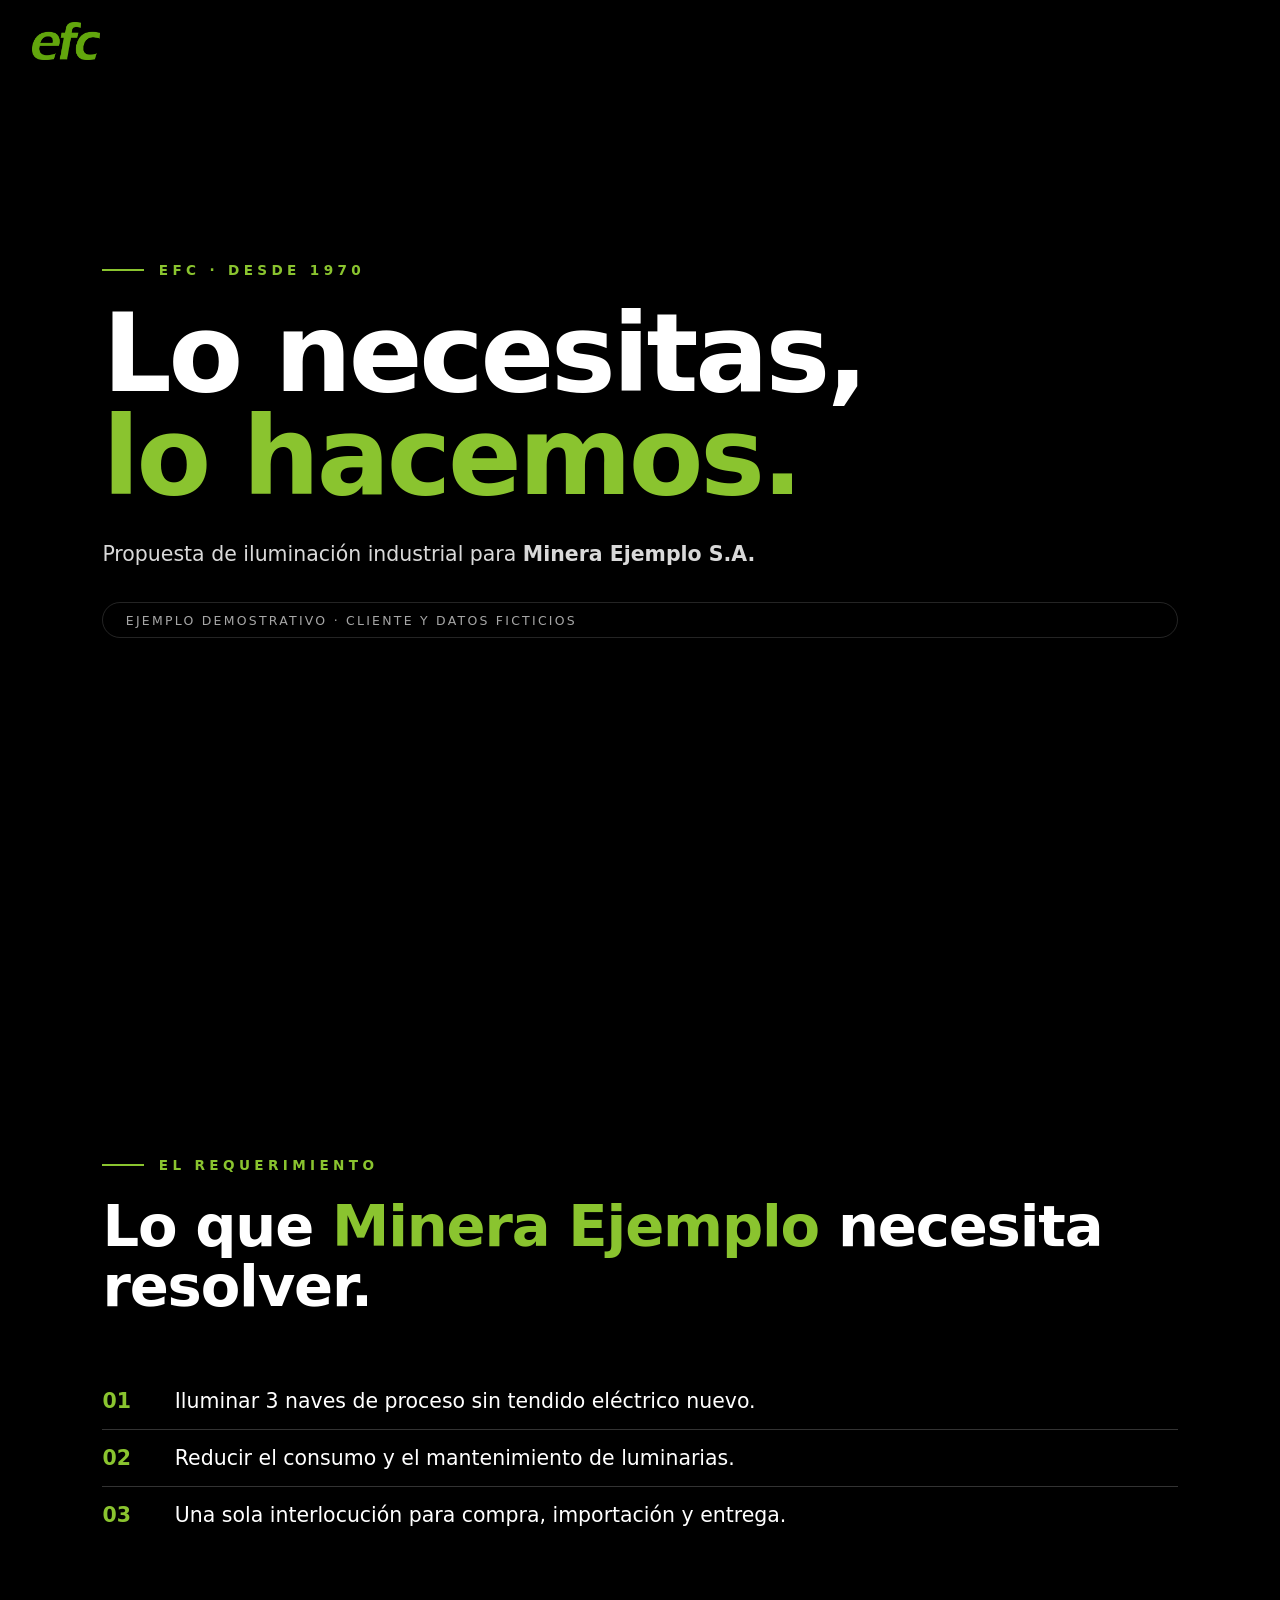
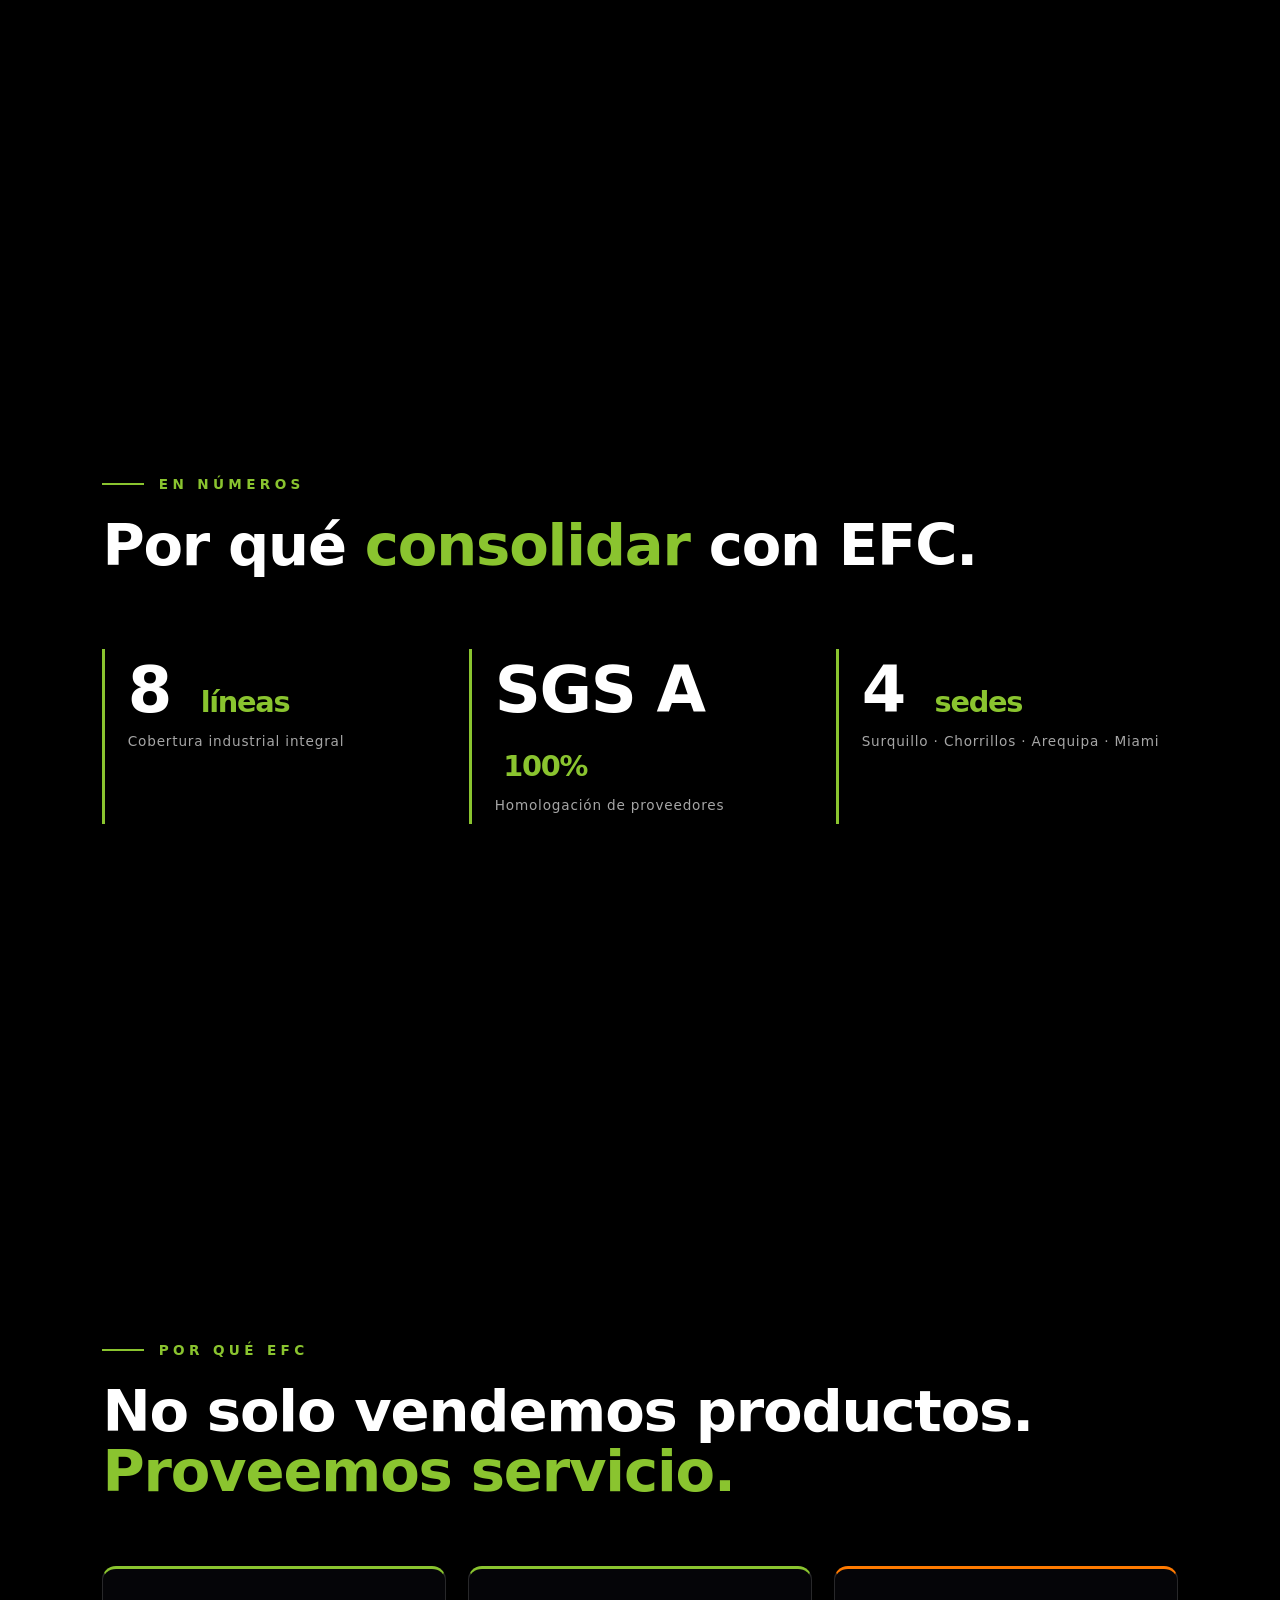
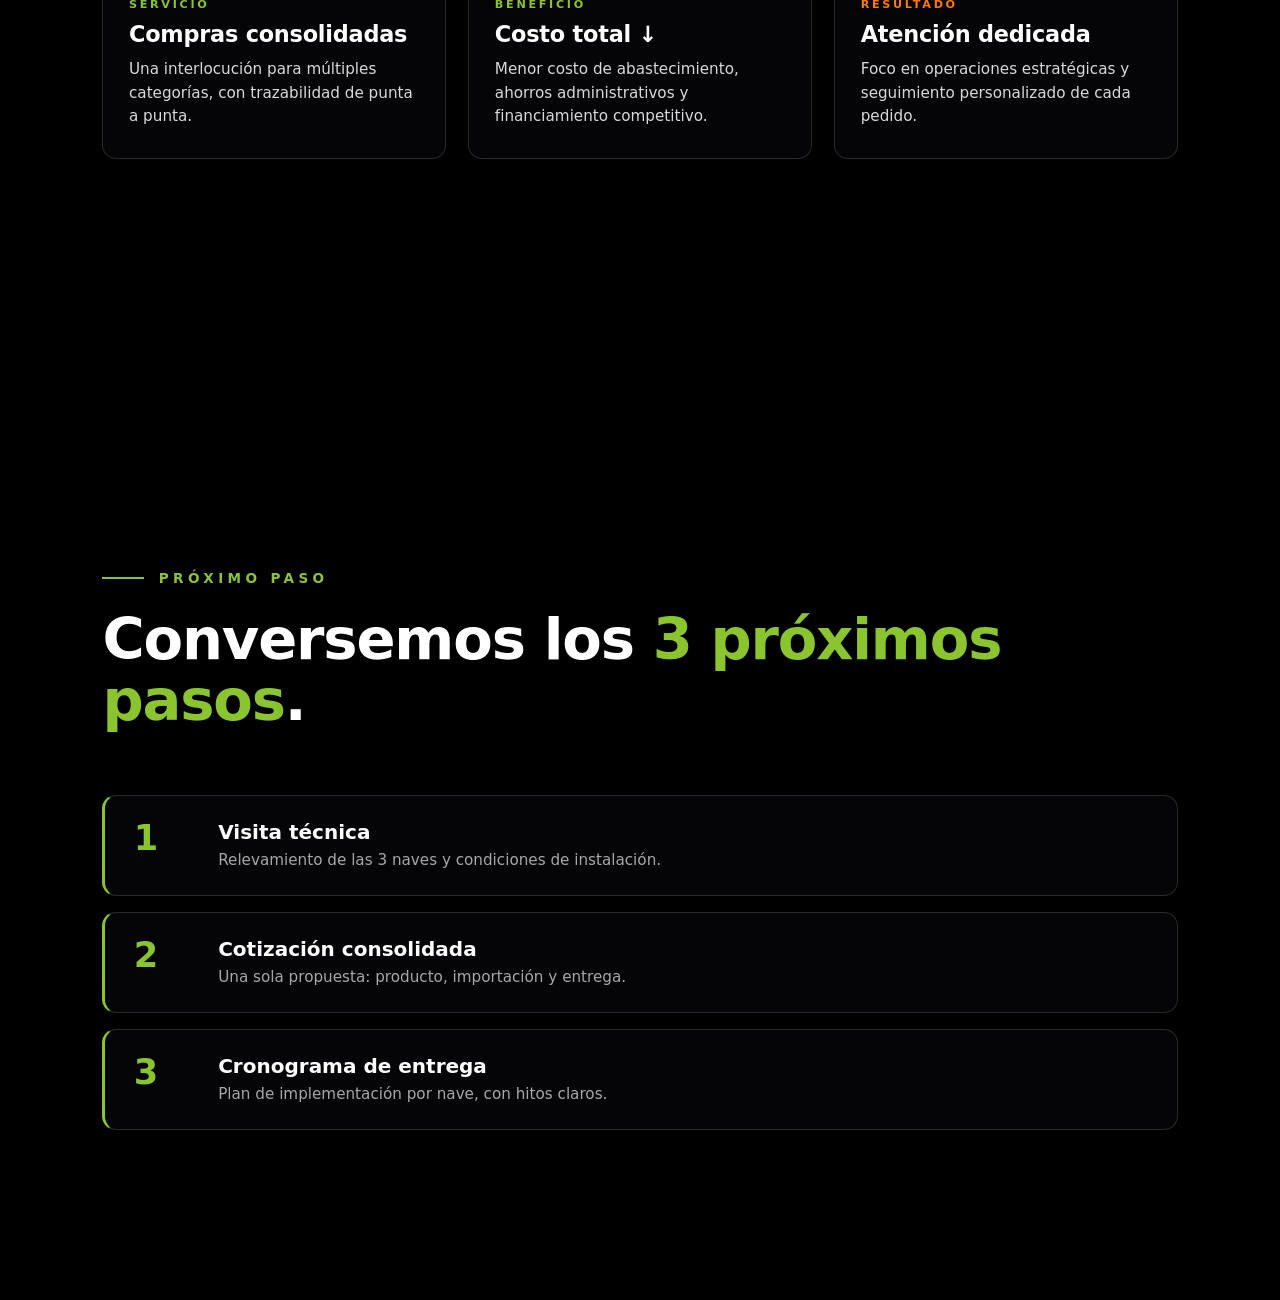
<file: examples/minera-ejemplo/index.html>
<!DOCTYPE html>
<html lang="es">
<head>
<meta charset="UTF-8">
<meta name="viewport" content="width=device-width, initial-scale=1.0">
<title>EFC · Minera Ejemplo (demo pptefc)</title>
<style>
/* === tokens.css === */
/* ==========================================================================
   EFC Design System — Tokens
   --------------------------------------------------------------------------
   Variables canónicas. NO inventar colores ni tipografías por fuera de aquí.
   Sample del verde EFC: RGB(107, 176, 23) = #6BB017 (extraído del logo oficial).
   ========================================================================== */

:root {
  /* ── Marca EFC ─────────────────────────────────────────────────────────── */
  --efc:        #6BB017;       /* verde corporativo (sampled del logo) */
  --efc-bright: #8AC42F;       /* verde luminoso (acentos, hover, KPIs) */
  --efc-soft:   #1f3009;       /* sombra/fondo de cards verdes */

  /* ── Acento secundario (cliente, fabricantes, productos) ─────────────── */
  --orange:     #FF7A00;       /* naranja · acento de producto/fabricante */

  /* ── Estados / utilitarios ─────────────────────────────────────────────── */
  --red:        #E85050;       /* alerta, peligro */
  --blue:       #40A0DC;       /* informativo neutro */
  --gold:       #D4A017;       /* badge premium / valor */

  /* ── Fondos ────────────────────────────────────────────────────────────── */
  --bg-deck:    #000000;       /* deck cinematográfico */
  --bg-guide:   #0a0f1a;       /* guía panorámica (casi-negro azulado) */
  --bg-light:   #ffffff;       /* solo si la pieza requiere fondo claro */

  /* ── Tarjetas glass (sobre fondos oscuros con video) ───────────────────── */
  --card:        rgba(8, 8, 12, 0.72);
  --card-border: rgba(255, 255, 255, 0.14);

  /* ── Blancos translúcidos para jerarquía tipográfica ───────────────────── */
  --w80: rgba(255, 255, 255, 0.85);   /* cuerpo principal */
  --w60: rgba(255, 255, 255, 0.65);   /* secundario */
  --w40: rgba(255, 255, 255, 0.40);   /* labels / footers */
  --w30: rgba(255, 255, 255, 0.30);   /* dividers */
  --w20: rgba(255, 255, 255, 0.20);   /* dividers sutiles */

  /* ── Tipografía ────────────────────────────────────────────────────────── */
  --font: "Helvetica Neue", "Inter", "Calibri", system-ui, -apple-system,
          "Segoe UI", sans-serif;
  --font-mono: "JetBrains Mono", "Menlo", monospace;

  /* Escala tipográfica (fluida con clamp) */
  --t-titanic: clamp(3rem, 8.5vw, 9rem);     /* portada deck */
  --t-huge:    clamp(2.2rem, 6.5vw, 6.5rem); /* títulos sección importantes */
  --t-big:     clamp(1.8rem, 4.5vw, 4.5rem); /* títulos sección regulares */
  --t-h2:      clamp(1.5rem, 3vw, 2.4rem);   /* h2 dentro de cards */
  --t-h3:      clamp(1.1rem, 2vw, 1.6rem);
  --t-lede:    clamp(1.05rem, 1.6vw, 1.65rem);
  --t-body:    clamp(0.95rem, 1.15vw, 1.15rem);
  --t-small:   0.85rem;
  --t-eyebrow: 0.85rem;        /* tagline de sección, en mayúsculas */
  --t-kpi-val: clamp(2.4rem, 5vw, 4.8rem);

  /* ── Espaciado (proporcional a 1rem = 16 px) ───────────────────────────── */
  --sp-1: 0.25rem;
  --sp-2: 0.5rem;
  --sp-3: 0.75rem;
  --sp-4: 1rem;
  --sp-5: 1.5rem;
  --sp-6: 2rem;
  --sp-7: 3rem;
  --sp-8: 4rem;

  /* ── Radios y sombras ──────────────────────────────────────────────────── */
  --radius-sm: 8px;
  --radius:    14px;
  --radius-lg: 22px;

  --shadow-sm: 0 1px 3px rgba(0, 0, 0, 0.20);
  --shadow:    0 4px 14px rgba(0, 0, 0, 0.30);
  --shadow-lg: 0 12px 40px rgba(0, 0, 0, 0.45);

  /* Drop shadow para texto sobre video/imagen — mantiene legibilidad sin oscurecer fondo */
  --text-shadow:   0 2px 18px rgba(0, 0, 0, 0.55), 0 0 2px rgba(0, 0, 0, 0.4);
  --text-shadow-l: 0 1px 8px rgba(0, 0, 0, 0.55);

  /* Drop shadow para logo sobre fondos brillosos */
  --logo-shadow: drop-shadow(0 0 6px rgba(0, 0, 0, 0.45));

  /* ── Z-index estandarizado ─────────────────────────────────────────────── */
  --z-bg-video: -2;
  --z-bg-veil:  -1;
  --z-base:      1;
  --z-nav:      10;
  --z-modal:    50;

  /* ── Velos sobre video de fondo (mantener video visible) ───────────────── */
  --veil-deck-radial: radial-gradient(
    ellipse at 50% 40%,
    rgba(0, 0, 0, 0.05) 0%,
    rgba(0, 0, 0, 0.25) 60%,
    rgba(0, 0, 0, 0.45) 100%
  );
  --veil-deck-linear: linear-gradient(
    180deg,
    rgba(0, 0, 0, 0.18),
    rgba(0, 0, 0, 0.32)
  );
  /* Velo local por slide (encima del global) — sutil, no tapa video */
  --veil-slide: radial-gradient(
    ellipse at 50% 40%,
    rgba(0, 0, 0, 0.0) 0%,
    rgba(0, 0, 0, 0.20) 70%,
    rgba(0, 0, 0, 0.40) 100%
  );
}

/* ==========================================================================
   Reset minimal
   ========================================================================== */
*, *::before, *::after { box-sizing: border-box; margin: 0; padding: 0; }

html, body {
  background: var(--bg-deck);
  color: #fff;
  font-family: var(--font);
  -webkit-font-smoothing: antialiased;
  text-rendering: optimizeLegibility;
}

img { max-width: 100%; height: auto; display: block; }
a { color: inherit; text-decoration: none; }
button { font: inherit; cursor: pointer; }

/* === deck.css === */
/* ==========================================================================
   EFC Deck — Componentes cinematográficos
   --------------------------------------------------------------------------
   Importa primero design-system/tokens.css.
   Componentes:
     - .bg-video, .bg-veil          (video de fondo + velo global)
     - .topbar, .brand, .client-tag (branding fijo)
     - .nav-dots                    (paginador lateral)
     - .slide                       (contenedor full-viewport con scroll-snap)
     - .scroll-hint, .page-num      (ayudas de navegación)
     - h1.titanic, .huge, .big      (escala tipográfica)
     - .eyebrow                     (tagline de sección)
     - p.lede, p.body
     - .kpi-grid, .kpi              (4 números grandes)
     - .cards, .card                (grid de tarjetas glass)
     - ul.big                       (lista grande con números/bullets)
     - .versus, .col, .vs           (comparación 2 columnas)
     - .compare                     (tabla comparativa fila × columna)
     - .specs, .row                 (ficha técnica)
     - .case                        (referencias / casos de éxito)
     - .deal, .price-card, .terms   (slide inversión)
     - .next-list, .next-step       (slide cierre)
     - .contact                     (línea de contactos)
     - .apps-hero, .hero-card,
       .grid-secondary, .small-card (slide aplicaciones)
     - .ppk-flow, .step             (flujo de 3 pasos para temas técnicos)
   ========================================================================== */

/* ── Scroll-snap mandatory (deck cinematográfico) ────────────────────────── */
html {
  scroll-behavior: smooth;
  scroll-snap-type: y mandatory;
  height: 100%;
}
body { height: 100%; overflow-x: hidden; }

/* ── Video de fondo global ───────────────────────────────────────────────── */
.bg-video {
  position: fixed; inset: 0;
  width: 100vw; height: 100vh;
  z-index: var(--z-bg-video);
  object-fit: cover;
}
.bg-veil {
  position: fixed; inset: 0;
  z-index: var(--z-bg-veil);
  background: var(--veil-deck-radial), var(--veil-deck-linear);
  pointer-events: none;
}

/* ── Slide ───────────────────────────────────────────────────────────────── */
.slide {
  position: relative;
  min-height: 100vh;
  scroll-snap-align: start;
  padding: 7vh 8vw;
  display: flex; flex-direction: column;
  justify-content: center;   /* centrado vertical por defecto: el contenido LLENA el alto, sin vacío arriba/abajo */
  overflow: hidden;
}
.slide.top    { justify-content: flex-start; }  /* override: anclar arriba si un slide lo necesita */
.slide.center { justify-content: center; }
.slide.bottom { justify-content: flex-end; }

/* Velo local por slide (sólo para slides muy cargados de texto) */
.slide.dark::before,
.slide.darker::before {
  content: ""; position: absolute; inset: 0;
  z-index: var(--z-bg-veil);
  background: var(--veil-slide);
  pointer-events: none;
}
.slide.solid { background: var(--bg-deck); }

/* ── Sombras de texto sobre video ─────────────────────────────────────────── */
h1, h2 { text-shadow: var(--text-shadow); }
p.lede, p.body, .eyebrow, ul.big li { text-shadow: var(--text-shadow-l); }

/* ── Branding fijo ───────────────────────────────────────────────────────── */
.topbar {
  position: fixed; top: 0; left: 0; right: 0;
  height: 4px; background: var(--efc-bright);
  z-index: var(--z-nav);
}
.brand {
  position: fixed; top: 22px; left: 32px;
  z-index: var(--z-nav);
  display: flex; align-items: center; gap: 16px;
  font-size: 0.78rem; letter-spacing: 0.22em;
  color: var(--w60); text-transform: uppercase;
}
.brand img.logo {
  height: 38px; width: auto; display: block;
  filter: var(--logo-shadow);
}
.brand .sep { width: 1px; height: 22px; background: var(--w20); }

.client-tag {
  position: fixed; top: 24px; right: 32px;
  z-index: var(--z-nav);
  font-size: 0.75rem; letter-spacing: 0.22em;
  color: var(--w40); text-transform: uppercase;
}

/* ── Navegación lateral por dots ─────────────────────────────────────────── */
.nav-dots {
  position: fixed; right: 24px; top: 50%;
  transform: translateY(-50%);
  display: flex; flex-direction: column; gap: 10px;
  z-index: var(--z-nav);
}
.nav-dots a {
  width: 8px; height: 8px; border-radius: 50%;
  background: var(--w20); transition: all 0.25s;
}
.nav-dots a:hover { background: var(--efc-bright); transform: scale(1.6); }

/* ── Page counter / scroll hint ──────────────────────────────────────────── */
.page-num {
  position: absolute; bottom: 24px; right: 32px;
  font-size: 0.7rem; letter-spacing: 0.32em;
  color: var(--w40); font-weight: 600; text-transform: uppercase;
  text-shadow: 0 1px 6px rgba(0, 0, 0, 0.7);
}
.scroll-hint {
  position: absolute; bottom: 24px; left: 50%;
  transform: translateX(-50%);
  font-size: 0.7rem; letter-spacing: 0.32em;
  color: var(--w40); text-transform: uppercase;
  animation: bob 2.2s ease-in-out infinite;
}
@keyframes bob {
  0%, 100% { transform: translateX(-50%) translateY(0); opacity: 0.4; }
  50%      { transform: translateX(-50%) translateY(8px); opacity: 0.85; }
}

/* ── Tipografía ──────────────────────────────────────────────────────────── */
/* Escala tipográfica por CLASE en headings (h1..h4) — no atada solo a h1.
   Acotado con :is(...) para NO chocar con ul.big (lista grande). */
:is(h1,h2,h3,h4).titanic {
  font-size: var(--t-titanic);
  font-weight: 800; line-height: 0.95; letter-spacing: -0.03em;
  margin-bottom: var(--sp-6);
}
:is(h1,h2,h3,h4).huge {
  font-size: var(--t-huge);
  font-weight: 800; line-height: 1.0; letter-spacing: -0.025em;
  margin-bottom: var(--sp-5);
}
:is(h1,h2,h3,h4).big {
  font-size: var(--t-big);
  font-weight: 700; line-height: 1.05; letter-spacing: -0.02em;
  margin-bottom: var(--sp-5);
}
.green  { color: var(--efc-bright); }
.orange { color: var(--orange); }
.muted  { color: var(--w60); }
.dim    { color: var(--w40); }

p.lede {
  font-size: var(--t-lede);
  color: var(--w80);
  max-width: 62ch; line-height: 1.45;
}
p.body {
  font-size: var(--t-body);
  color: var(--w80);
  max-width: 62ch; line-height: 1.55;
}

/* ── Eyebrow (tagline de sección) ────────────────────────────────────────── */
.eyebrow {
  font-size: var(--t-eyebrow);
  letter-spacing: 0.32em; text-transform: uppercase;
  color: var(--efc-bright); font-weight: 700;
  margin-bottom: var(--sp-5);
  display: flex; align-items: center; gap: 0.9rem;
}
.eyebrow::before {
  content: ""; width: 42px; height: 2px; background: var(--efc-bright);
}

/* ── KPIs ────────────────────────────────────────────────────────────────── */
.kpi-grid {
  display: grid; grid-template-columns: repeat(4, 1fr);
  gap: 1.6rem; margin-top: var(--sp-7);
}
.kpi {
  border-left: 3px solid var(--efc-bright);
  padding: 0.6rem 0 0.6rem 1.4rem;
}
.kpi .v {
  font-size: var(--t-kpi-val);
  font-weight: 800; line-height: 1;
  color: #fff; letter-spacing: -0.02em;
}
.kpi .v small {
  font-size: 0.45em;
  color: var(--efc-bright);
  margin-left: 0.3em; font-weight: 700;
}
.kpi .l {
  font-size: 0.85rem; color: var(--w60);
  margin-top: 0.6rem; letter-spacing: 0.06em; line-height: 1.35;
}

/* ── Cards (grid de 3 tarjetas glass) ────────────────────────────────────── */
.cards {
  display: grid; grid-template-columns: repeat(3, 1fr);
  gap: 1.4rem; margin-top: 2.5rem;
}
.card {
  background: var(--card);
  backdrop-filter: blur(12px) saturate(140%);
  -webkit-backdrop-filter: blur(12px) saturate(140%);
  border: 1px solid var(--card-border);
  border-radius: var(--radius);
  padding: 1.8rem 1.6rem;
  border-top: 3px solid var(--efc-bright);
}
.card.orange { border-top-color: var(--orange); }
.card h3 {
  font-size: 1.4rem; font-weight: 700;
  margin-bottom: 0.7rem; color: #fff; letter-spacing: -0.01em;
}
.card p { font-size: 0.95rem; color: var(--w80); line-height: 1.55; }
.card .tag {
  font-size: 0.7rem; letter-spacing: 0.24em;
  color: var(--efc-bright);
  font-weight: 700; text-transform: uppercase;
  margin-bottom: 0.6rem;
}
.card.orange .tag { color: var(--orange); }

/* ── Lista grande (estilo "ul.big" — 5 ítems de prioridad) ─────────────── */
ul.big { list-style: none; margin-top: 2rem; }
ul.big li {
  font-size: clamp(1.1rem, 1.6vw, 1.7rem);
  padding: 1.0rem 0; border-bottom: 1px solid var(--w20);
  color: #fff; display: flex; gap: 1.2rem; align-items: baseline;
  font-weight: 500;
}
ul.big li:last-child { border-bottom: none; }
ul.big li .n {
  color: var(--efc-bright); font-weight: 800; min-width: 2.6em;
}

/* ── Comparación 2 columnas (.versus) ───────────────────────────────────── */
.versus {
  display: grid; grid-template-columns: 1fr 80px 1fr;
  gap: 0; align-items: stretch; margin-top: 3rem;
}
.versus .col {
  padding: 2rem 1.8rem;
  background: var(--card);
  backdrop-filter: blur(12px); -webkit-backdrop-filter: blur(12px);
  border: 1px solid var(--card-border);
  border-radius: var(--radius);
}
.versus .col.win {
  border: 1px solid var(--efc-bright);
  box-shadow: 0 0 0 1px var(--efc-soft) inset;
}
.versus .col h4 {
  font-size: 0.78rem; letter-spacing: 0.22em; text-transform: uppercase;
  color: var(--w40); margin-bottom: 0.5rem;
}
.versus .col.win h4 { color: var(--efc-bright); }
.versus .col h2 {
  font-size: 1.6rem; font-weight: 800;
  margin-bottom: 1.2rem; color: #fff;
}
.versus .col ul { list-style: none; }
.versus .col li {
  padding: 0.55rem 0; color: var(--w80);
  font-size: 0.98rem;
  border-bottom: 1px solid var(--w20);
}
.versus .col li:last-child { border-bottom: none; }
.versus .vs {
  display: flex; align-items: center; justify-content: center;
  font-size: 0.85rem; letter-spacing: 0.32em;
  color: var(--w40); font-weight: 700; text-transform: uppercase;
}

/* ── Tabla comparativa fila × columna (.compare) ────────────────────────── */
.compare {
  margin-top: 2rem;
  background: var(--card);
  backdrop-filter: blur(14px) saturate(140%);
  -webkit-backdrop-filter: blur(14px) saturate(140%);
  border: 1px solid var(--card-border);
  border-radius: var(--radius);
  overflow: hidden;
}
.compare .head {
  display: grid; grid-template-columns: 1.1fr 1fr 1fr;
  background: rgba(255, 255, 255, 0.04);
  border-bottom: 1px solid var(--card-border);
}
.compare .head > div {
  padding: 1.0rem 1.2rem;
  font-size: 0.78rem; letter-spacing: 0.22em; text-transform: uppercase;
  font-weight: 700; color: var(--w60);
}
.compare .head .col-attr  { color: var(--w40); }
.compare .head .col-rotor { border-left: 1px solid var(--card-border); }
.compare .head .col-fixed {
  border-left: 1px solid var(--card-border);
  color: var(--efc-bright);
  background: rgba(107, 176, 23, 0.08);
}
.compare .row {
  display: grid; grid-template-columns: 1.1fr 1fr 1fr;
  border-bottom: 1px solid var(--w20);
}
.compare .row:last-child { border-bottom: none; }
.compare .row > div {
  padding: 0.85rem 1.2rem;
  font-size: 1.0rem; line-height: 1.35;
}
.compare .row .attr  { color: var(--w60); font-weight: 500; }
.compare .row .rotor { color: var(--w80); border-left: 1px solid var(--card-border); }
.compare .row .fixed {
  color: #fff; font-weight: 600;
  border-left: 1px solid var(--card-border);
  background: rgba(107, 176, 23, 0.06);
}
.compare .row.ideal .attr {
  color: var(--efc-bright); font-weight: 700;
  text-transform: uppercase; font-size: 0.78rem; letter-spacing: 0.18em;
  padding-top: 1.1rem; padding-bottom: 1.1rem;
}
.compare .row.ideal .rotor,
.compare .row.ideal .fixed { font-size: 0.92rem; padding-top: 1.1rem; padding-bottom: 1.1rem; }

/* ── Ficha técnica (.specs) ──────────────────────────────────────────────── */
.specs {
  display: grid; grid-template-columns: repeat(2, 1fr);
  gap: 0 4rem; margin-top: 2.5rem;
}
.specs .row {
  display: grid; grid-template-columns: 1fr 1.2fr;
  padding: 0.85rem 0; border-bottom: 1px solid var(--w20);
}
.specs .k { color: var(--w60); font-size: 0.95rem; }
.specs .v { color: #fff; font-weight: 600; font-size: 0.95rem; }

/* ── Casos / referencias ─────────────────────────────────────────────────── */
.case {
  background: var(--card);
  backdrop-filter: blur(12px); -webkit-backdrop-filter: blur(12px);
  border: 1px solid var(--card-border);
  border-radius: var(--radius);
  padding: 2rem 1.8rem;
  border-top: 3px solid var(--orange);
}
.case .who {
  font-size: 0.72rem; letter-spacing: 0.24em;
  color: var(--orange); font-weight: 700; text-transform: uppercase;
  margin-bottom: 0.7rem;
}
.case h3 { font-size: 1.6rem; font-weight: 800; margin-bottom: 0.3rem; }
.case .where {
  font-size: 0.9rem; color: var(--w60); font-style: italic;
  margin-bottom: 1rem;
}
.case blockquote {
  font-size: 1.05rem; color: var(--w80); line-height: 1.5;
  padding-left: 1rem;
  border-left: 2px solid var(--efc-bright);
  margin: 0;
}
.case .kpi-line {
  margin-top: 1rem; font-size: 0.85rem;
  color: var(--orange); font-weight: 700;
}

/* ── Slide inversión (.deal, .price-card, .terms) ────────────────────────── */
.deal {
  display: grid; grid-template-columns: 1.2fr 1fr;
  gap: 2rem; margin-top: 2rem;
}
.deal .price-card {
  background: var(--card);
  backdrop-filter: blur(12px); -webkit-backdrop-filter: blur(12px);
  border: 1px solid var(--efc-bright);
  border-radius: var(--radius);
  padding: 2.4rem;
  border-top: 3px solid var(--efc-bright);
}
.deal .row {
  display: flex; justify-content: space-between; align-items: baseline;
  padding: 0.6rem 0; border-bottom: 1px solid var(--w20);
  font-size: 0.95rem;
}
.deal .row .k { color: var(--w60); }
.deal .row .v { color: #fff; font-weight: 600; }
.deal .total {
  margin-top: 1.4rem; padding-top: 1.4rem;
  border-top: 2px solid var(--efc-bright);
  display: flex; justify-content: space-between; align-items: baseline;
}
.deal .total .l {
  color: var(--efc-bright); font-size: 0.85rem;
  letter-spacing: 0.22em; font-weight: 700; text-transform: uppercase;
}
.deal .total .v {
  font-size: clamp(2rem, 3.6vw, 3.6rem);
  font-weight: 800; color: var(--efc-bright); line-height: 1;
}
.deal .terms {
  background: var(--card);
  backdrop-filter: blur(12px); -webkit-backdrop-filter: blur(12px);
  border: 1px solid var(--card-border);
  border-radius: var(--radius);
  padding: 2rem;
}
.deal .terms h4 {
  font-size: 0.8rem; letter-spacing: 0.22em;
  color: var(--efc-bright); margin-bottom: 1rem; text-transform: uppercase;
}
.deal .terms .row { font-size: 0.92rem; }

/* ── Slide cierre (.next-list, .next-step) ───────────────────────────────── */
.next-list { display: flex; flex-direction: column; gap: 1rem; margin-top: 2.5rem; }
.next-step {
  display: grid; grid-template-columns: 60px 1fr;
  gap: 1.5rem; align-items: start;
  padding: 1.5rem 1.8rem;
  background: var(--card);
  backdrop-filter: blur(12px); -webkit-backdrop-filter: blur(12px);
  border: 1px solid var(--card-border);
  border-radius: var(--radius);
  border-left: 3px solid var(--efc-bright);
}
.next-step .n {
  font-size: 2.2rem; font-weight: 800;
  color: var(--efc-bright); line-height: 1;
}
.next-step h4 { font-size: 1.25rem; font-weight: 700; margin-bottom: 0.3rem; }
.next-step p  { font-size: 0.95rem; color: var(--w60); line-height: 1.45; }

.contact {
  margin-top: 3rem; padding: 1.4rem 1.8rem;
  border-left: 3px solid var(--orange);
  font-size: 0.95rem; color: var(--w80);
}
.contact strong { color: #fff; font-weight: 700; }

/* ── Slide aplicaciones (hero card + grid 3×2) ───────────────────────────── */
.apps-hero {
  display: flex; flex-direction: column;
  gap: 1.0rem; margin-top: 1.4rem;
}
.apps-hero .hero-card {
  background: var(--card);
  backdrop-filter: blur(12px) saturate(140%);
  -webkit-backdrop-filter: blur(12px) saturate(140%);
  border: 1px solid var(--efc-bright);
  border-radius: var(--radius);
  padding: 1.6rem 1.8rem;
  border-top: 4px solid var(--efc-bright);
  box-shadow: 0 0 0 1px var(--efc-soft) inset;
  position: relative;
  display: grid; grid-template-columns: 1.4fr 1fr;
  gap: 1.6rem;
}
.apps-hero .hero-card::after {
  content: "PROBLEMA RAÍZ";
  position: absolute; top: 1.2rem; right: 1.2rem;
  font-size: 0.65rem; letter-spacing: 0.24em;
  color: var(--efc-bright); font-weight: 800;
  border: 1px solid var(--efc-bright);
  padding: 0.25rem 0.5rem; border-radius: 3px;
}
.apps-hero .hero-card .tag {
  font-size: 0.78rem; letter-spacing: 0.24em;
  color: var(--efc-bright); font-weight: 800;
  text-transform: uppercase; margin-bottom: 0.8rem;
}
.apps-hero .hero-card h3 {
  font-size: clamp(1.6rem, 2.6vw, 2.4rem);
  font-weight: 800; line-height: 1.05;
  margin-bottom: 1rem; color: #fff; letter-spacing: -0.01em;
}
.apps-hero .hero-card .body {
  font-size: 1.0rem; color: var(--w80);
  line-height: 1.55; margin-bottom: 1.3rem; max-width: none;
}
.apps-hero .hero-card ul {
  list-style: none;
  padding-left: 1.2rem;
  border-left: 1px solid var(--w20);
}
.apps-hero .hero-card ul li {
  padding: 0.4rem 0; color: var(--w80); font-size: 0.92rem;
  display: flex; gap: 0.7rem; align-items: baseline;
}
.apps-hero .hero-card ul li::before {
  content: "▸"; color: var(--efc-bright); font-weight: 800;
}
.apps-hero .grid-secondary {
  display: grid; grid-template-columns: repeat(3, 1fr);
  grid-template-rows: repeat(2, 1fr);
  gap: 0.8rem;
}
.apps-hero .small-card {
  background: var(--card);
  backdrop-filter: blur(12px); -webkit-backdrop-filter: blur(12px);
  border: 1px solid var(--card-border);
  border-radius: 12px;
  padding: 1.2rem;
  border-top: 3px solid var(--efc-bright);
}
.apps-hero .small-card.orange { border-top-color: var(--orange); }
.apps-hero .small-card .tag {
  font-size: 0.62rem; letter-spacing: 0.22em;
  color: var(--efc-bright); font-weight: 700; text-transform: uppercase;
  margin-bottom: 0.4rem;
}
.apps-hero .small-card.orange .tag { color: var(--orange); }
.apps-hero .small-card h4 {
  font-size: 1.0rem; font-weight: 700;
  margin-bottom: 0.3rem; color: #fff;
}
.apps-hero .small-card p {
  font-size: 0.82rem; color: var(--w60); line-height: 1.4;
}

/* ── Flujo de 3 pasos (para temas técnicos como PPK, RTK, etc.) ─────────── */
.ppk-flow {
  display: grid; grid-template-columns: repeat(3, 1fr);
  gap: 1.4rem; margin-top: 2.2rem;
}
.ppk-flow .step {
  position: relative;
  background: var(--card);
  backdrop-filter: blur(16px) saturate(140%);
  -webkit-backdrop-filter: blur(16px) saturate(140%);
  border: 1px solid var(--card-border);
  border-radius: var(--radius);
  padding: 1.6rem 1.4rem;
  border-top: 3px solid var(--efc-bright);
}
.ppk-flow .step:not(:last-child)::after {
  content: "→"; position: absolute;
  right: -1.6rem; top: 50%; transform: translateY(-50%);
  color: var(--efc-bright); font-size: 1.6rem; font-weight: 800;
  text-shadow: 0 0 6px rgba(0, 0, 0, 0.6);
}
.ppk-flow .step .num {
  font-size: 2.6rem; font-weight: 800;
  color: var(--efc-bright); line-height: 1;
  margin-bottom: 0.4rem;
}
.ppk-flow .step .step-tag {
  font-size: 0.7rem; letter-spacing: 0.22em; text-transform: uppercase;
  color: var(--w40); font-weight: 700; margin-bottom: 0.6rem;
}
.ppk-flow .step h3 {
  font-size: 1.15rem; font-weight: 700;
  color: #fff; margin-bottom: 0.6rem; line-height: 1.2;
}
.ppk-flow .step p {
  font-size: 0.92rem; color: var(--w80); line-height: 1.5;
}

/* ==========================================================================
   COMPONENTES 2026 · agregados desde el deck `git-direccion-mayo-2026`
   Cada bloque está pensado para reusarse en futuros decks.
   Ver SKILL.md > Lecciones de FORMA · mayo 2026.
   ========================================================================== */

/* ── Quote-slide · apertura y cierre simétricos (cita ancla + landing local) ─ */
.quote-slide {
  display: flex; flex-direction: column; justify-content: center; align-items: center;
  text-align: center; padding-left: 6vw; padding-right: 6vw;
}
.quote-slide .quote-mark {
  font-family: Georgia, serif; font-size: clamp(5rem, 10vw, 11rem);
  line-height: .5; color: var(--efc-bright); opacity: .35;
  margin-bottom: -.2em;
}
.quote-slide blockquote {
  font-family: var(--font);
  font-size: clamp(2rem, 4.4vw, 4.4rem);
  font-weight: 700; line-height: 1.1; letter-spacing: -.02em;
  color: #fff; margin: 0 auto; max-width: 22ch;
  text-shadow: 0 2px 18px rgba(0,0,0,.55);
}
.quote-slide blockquote .accent { color: var(--efc-bright); }
.quote-slide .attribution {
  margin-top: 2rem;
  font-size: .9rem; color: var(--w60);
  letter-spacing: .14em; text-transform: uppercase; font-weight: 700;
}
.quote-slide .attribution .name { color: #fff; }
.quote-slide .divider {
  width: 60px; height: 2px; background: var(--efc-bright);
  margin: 2.4rem auto; opacity: .6;
}
.quote-slide .landing {
  max-width: 56ch; margin: 0 auto;
  font-size: clamp(1rem, 1.4vw, 1.4rem);
  color: var(--w80); line-height: 1.55;
}
.quote-slide .landing strong { color: var(--efc-bright); font-weight: 700; }
.quote-slide .landing em { font-style: normal; color: #fff; font-weight: 600; }

/* ── Authority box · cita de respaldo dentro de un slide normal ───────────── */
.authority {
  margin-top: 2.4rem;
  padding: 1.4rem 1.8rem;
  background: rgba(107,176,23,.06);
  border-left: 4px solid var(--efc-bright);
  border-radius: 6px;
  font-size: 1rem; color: var(--w80); line-height: 1.55;
  max-width: 90ch;
}
.authority strong { color: #fff }
.authority cite {
  display:block; margin-top:.4rem;
  font-style: normal; font-size: .8rem; color: var(--w40);
  letter-spacing: .08em; text-transform: uppercase;
}

/* ── Principles · 2 frentes / 2 columnas (verde + naranja) ────────────────── */
.principles {
  display:grid; grid-template-columns: 1fr 1fr; gap: 1.4rem;
  margin-top: 2.2rem;
}
.principle {
  background: var(--card); backdrop-filter: blur(14px) saturate(140%);
  -webkit-backdrop-filter: blur(14px) saturate(140%);
  border: 1px solid var(--card-border); border-radius: 16px;
  padding: 2.6rem 2.2rem;
  display:flex; flex-direction: column; gap: 1.3rem;
}
.principle.left  { border-top: 4px solid var(--efc-bright); }
.principle.right { border-top: 4px solid var(--orange); }
.principle .num {
  font-size: 1rem; letter-spacing: .26em; text-transform: uppercase; font-weight: 800;
  color: var(--efc-bright);
}
.principle.right .num { color: var(--orange); }
.principle h2 {
  font-size: clamp(1.8rem, 2.8vw, 2.6rem); font-weight: 800;
  color: #fff; line-height: 1.15; margin: .4rem 0 0 0;
}
.principle h2 .accent { color: var(--efc-bright); }
.principle.right h2 .accent { color: var(--orange); }
.principle p.lead {
  font-size: clamp(1.1rem, 1.35vw, 1.3rem); color: var(--w80); line-height: 1.55; margin: 0;
  max-width: none;
}
.principle .team {
  margin-top: auto; padding-top: 1.1rem;
  border-top: 1px solid var(--w20);
  font-size: 1rem; color: var(--w60);
}
.principle .team strong { color: var(--efc-bright); font-weight: 700; }
.principle.right .team strong { color: var(--orange); }
.principle .team em { font-style: italic; color: var(--w40); font-size: .9rem; }

/* Equipo · jerarquía organizacional (gerencias + subordinados + sinergias) */
.principle .team-row { display: block; padding: .25rem 0; line-height: 1.45; }
.principle .team-label {
  display: inline-block; min-width: 4em;
  color: var(--w40); font-weight: 600; font-size: .9rem;
  letter-spacing: .04em; text-transform: uppercase;
}
.principle .team-gerencia {
  display: inline-block; min-width: 3.2em;
  color: var(--efc-bright); font-weight: 800;
  letter-spacing: .04em;
}
.principle.right .team-gerencia { color: var(--orange); }
.principle .team-rol {
  color: var(--w40); font-size: .9rem; font-style: italic;
}
.principle .team-row.team-extra {
  margin-top: .35rem; padding-top: .4rem;
  border-top: 1px dashed rgba(255,255,255,.08);
}
.principle .team-plus {
  color: var(--orange); font-weight: 900; font-size: 1.15em;
  margin-right: .35rem;
}
.principle .principle-sub {
  margin: -.5rem 0 .8rem 0;
  color: var(--w50); font-size: 1rem;
  font-style: italic; letter-spacing: .01em;
}
.principle .team-capa {
  display: inline-block; min-width: 11em;
  color: var(--w50); font-weight: 800; font-size: .85rem;
  letter-spacing: .06em; text-transform: uppercase;
}
.principle .team-sub {
  display: block; padding: .2rem 0 .2rem 4.4em;
  line-height: 1.45; position: relative;
}
.principle .team-sub::before {
  content: "↳"; color: var(--orange); font-weight: 800;
  position: absolute; left: 3.4em; font-size: .95em;
}
.principle .team-note {
  display: block; padding: .15rem 0 .25rem 3.4em;
  line-height: 1.4; font-size: .92rem; color: var(--w70);
}
.principle .team-note em { font-style: italic; color: var(--w50); }

/* ── Axes · 4 ejes 2×2 (capacidades / dimensiones) ────────────────────────── */
.axes {
  display:grid; grid-template-columns: 1fr 1fr; gap: 1rem;
  margin-top: 2rem;
}
.axis {
  background: var(--card); backdrop-filter: blur(12px) saturate(140%);
  -webkit-backdrop-filter: blur(12px) saturate(140%);
  border: 1px solid var(--card-border); border-radius: 14px;
  padding: 2rem 1.8rem;
  border-left: 5px solid var(--efc-bright);
  display: flex; flex-direction: column; gap: .4rem;
}
.axis .icon { font-size: 2.4rem; margin-bottom: .5rem; line-height: 1; }
.axis h3 {
  font-size: 1.6rem; font-weight: 800; color: #fff;
  margin: 0 0 .25rem 0; letter-spacing: -.015em; line-height: 1.15;
}
.axis .axis-subtitle {
  font-size: 1.1rem; color: var(--w60); line-height: 1.45;
  margin: 0 0 1.4rem 0; font-style: normal;
}
.axis ul { list-style: none; padding: 0; margin: auto 0 0 0; }
.axis ul li {
  font-size: 1.3rem; color: #fff; line-height: 1.4;
  font-weight: 600;
  padding: .8rem 0 0 0;
  border-top: 1px solid rgba(138,196,47,.25);
}
.axis ul li::before { content: "→ "; color: var(--efc-bright); font-weight: 900; margin-right: .4rem; font-size: 1.1em; }

/* ── Movements · franja inferior con evidencia / KPIs en bloque ───────────── */
.movements {
  margin-top: 1.2rem; padding: 1rem 1.4rem;
  background: rgba(107,176,23,.06);
  border: 1px dashed rgba(138,196,47,.3);
  border-radius: 10px;
  display: flex; gap: 1.4rem; align-items: center; flex-wrap: wrap;
  font-size: 1.05rem;
}
.movements .label {
  font-size: .82rem; letter-spacing: .22em; text-transform: uppercase;
  color: var(--efc-bright); font-weight: 800;
}
.movements .item {
  color: var(--w80); padding: .2rem .6rem;
  background: rgba(255,255,255,.04); border-radius: 4px;
}
.movements .item strong { color: #fff; }

/* ── Moments · 3 momentos del ciclo (escuchar / investigar / integrar) ────── */
.moments {
  display: grid; grid-template-columns: repeat(3, 1fr); gap: 1.2rem;
  margin-top: 2rem;
}
.moment {
  background: var(--card); backdrop-filter: blur(12px) saturate(140%);
  -webkit-backdrop-filter: blur(12px) saturate(140%);
  border: 1px solid var(--card-border); border-radius: 14px;
  padding: 1.6rem 1.4rem;
  border-top: 3px solid var(--orange);
  display: flex; flex-direction: column; gap: 1rem;
}
.moment .step {
  font-size: .85rem; letter-spacing: .24em; text-transform: uppercase;
  color: var(--orange); font-weight: 800;
}
.moment h3 {
  font-size: 1.45rem; font-weight: 800; color: #fff;
  line-height: 1.15; margin: 0;
}
.moment ul { list-style: none; padding: 0; margin: 0; flex: 1; }
.moment ul li {
  font-size: 1.1rem; color: var(--w80); line-height: 1.5;
  padding: .4rem 0; border-bottom: 1px solid var(--w20);
}
.moment ul li:last-child { border-bottom: none; }
.moment ul li::before { content: "▸ "; color: var(--orange); font-weight: 800; }
.moment .evidence {
  padding: .7rem .9rem;
  background: rgba(255,122,0,.08);
  border-left: 3px solid var(--orange);
  border-radius: 0 6px 6px 0;
  font-size: 1rem; color: var(--w80); line-height: 1.5;
}
.moment .evidence em { font-style: italic; color: var(--orange); font-weight: 700; }

/* Variante: voces del cliente (naranja itálica · stackeable) */
.evidence-voices em {
  display: block; padding: .35rem 0;
  font-style: italic; color: var(--orange); font-weight: 700;
}
.evidence-voices em + em {
  border-top: 1px dashed rgba(255,122,0,.25);
  margin-top: .15rem; padding-top: .55rem;
}

/* Variante paralela: soluciones de la organización (verde EFC bold · stackeable) */
.moment .evidence-solutions {
  background: rgba(107,176,23,.08);
  border-left-color: var(--efc-bright);
}
.evidence-solutions strong {
  display: block; padding: .35rem 0;
  color: var(--efc-bright); font-weight: 700; font-style: normal;
}
.evidence-solutions strong + strong {
  border-top: 1px dashed rgba(138,196,47,.25);
  margin-top: .15rem; padding-top: .55rem;
}

/* ── Stack integrado · caso vivo + resto del portafolio ───────────────────── */
.stack {
  display: grid; grid-template-columns: 1fr 1fr; gap: 1.4rem;
  margin-top: 1.8rem;
}
.stack-main {
  background: var(--card); backdrop-filter: blur(14px) saturate(140%);
  -webkit-backdrop-filter: blur(14px) saturate(140%);
  border: 1px solid var(--efc-bright); border-radius: 14px;
  padding: 1.6rem;
  display: flex; flex-direction: column; gap: 1rem;
}
.stack-main .header-row {
  display: flex; align-items: center; justify-content: space-between;
  gap: 1rem; flex-wrap: wrap;
}
.stack-main .header-row h3 {
  font-size: 1rem; font-weight: 800; color: var(--efc-bright);
  letter-spacing: .14em; text-transform: uppercase; margin: 0;
}
.stack-main .header-row .case {
  font-size: .8rem; color: var(--w60);
  padding: .3rem .7rem; background: rgba(107,176,23,.12);
  border-radius: 50px;
}
.stack-main .case strong { color: #fff; }

.layer {
  display: grid; grid-template-columns: 130px 1fr; gap: 1rem;
  padding: .9rem 1rem;
  background: rgba(0,0,0,.30);
  border-radius: 8px;
  border-left: 3px solid var(--efc-bright);
}
.layer .role {
  font-size: .7rem; letter-spacing: .2em; text-transform: uppercase;
  color: var(--efc-bright); font-weight: 800; align-self: center;
}
.layer .makers { font-size: .92rem; color: #fff; line-height: 1.5; }
.layer .makers .flag { display: inline-block; margin-right: .3rem; }
.layer .makers strong { font-weight: 700; }
.layer .makers .small { color: var(--w60); font-size: .8rem; margin-left: .3rem; }

.stack-side { display: flex; flex-direction: column; gap: 1rem; }
.stack-rest {
  background: var(--card); backdrop-filter: blur(12px);
  -webkit-backdrop-filter: blur(12px);
  border: 1px solid var(--card-border); border-radius: 12px;
  padding: 1.2rem 1.4rem;
}
.stack-rest h4 {
  font-size: .72rem; letter-spacing: .22em; text-transform: uppercase;
  color: var(--w60); font-weight: 800; margin-bottom: .8rem;
}
.stack-rest ul { list-style: none; padding: 0; margin: 0; }
.stack-rest ul li {
  font-size: .9rem; color: var(--w80); padding: .35rem 0;
  border-bottom: 1px solid var(--w20);
  display: flex; gap: .5rem; align-items: baseline;
}
.stack-rest ul li:last-child { border-bottom: none; }
.stack-rest ul li strong { color: #fff; font-weight: 700; }

.stack-numbers {
  display: grid; grid-template-columns: 1fr 1fr 1fr; gap: .6rem;
  background: rgba(107,176,23,.08);
  border: 1px solid rgba(138,196,47,.3);
  border-radius: 12px;
  padding: 1.2rem; text-align: center;
}
.stack-numbers .num .v {
  font-size: 1.8rem; font-weight: 800; color: var(--efc-bright); line-height: 1;
}
.stack-numbers .num .l {
  font-size: .65rem; letter-spacing: .14em; text-transform: uppercase;
  color: var(--w60); margin-top: .4rem; line-height: 1.3;
}

/* ── Value chain · cadena end-to-end (fabricante → ... → cliente) + PMO ───── */
.value-chain {
  margin-top: 1.4rem;
  padding: 1rem 1.2rem 1.2rem 1.2rem;
  background: rgba(107,176,23,.04);
  border: 1px solid rgba(107,176,23,.2);
  border-radius: 14px;
}
.chain-pmo {
  display: flex; align-items: center; gap: .7rem;
  padding: .55rem 1rem;
  background: rgba(107,176,23,.12);
  border: 1px dashed rgba(138,196,47,.45);
  border-radius: 10px;
  margin-bottom: .9rem; justify-content: center;
}
.chain-pmo .pmo-icon { font-size: 1.25rem; }
.chain-pmo strong { color: var(--efc-bright); font-size: 1.05rem; font-weight: 800; letter-spacing: .01em; }
.chain-pmo .pmo-sub { color: var(--w60); font-size: .85rem; font-style: italic; }

.chain-line {
  display: flex; align-items: stretch;
  gap: .35rem; justify-content: space-between;
}
.chain-anchor {
  display: flex; flex-direction: column; align-items: center; justify-content: center;
  padding: .7rem .8rem;
  background: rgba(255,255,255,.03);
  border-radius: 10px; min-width: 5.2rem;
}
.anchor-mfr { border: 2px solid var(--orange); }
.anchor-client { border: 2px solid var(--efc-bright); }
.chain-anchor .anchor-icon { font-size: 1.5rem; margin-bottom: .2rem; }
.chain-anchor .anchor-label {
  font-size: .72rem; font-weight: 800; letter-spacing: .1em; text-transform: uppercase;
}
.anchor-mfr .anchor-label { color: var(--orange); }
.anchor-client .anchor-label { color: var(--efc-bright); }

.chain-arrow {
  color: var(--efc-bright); font-weight: 900; font-size: 1.3rem;
  flex-shrink: 0; align-self: center;
}
.chain-stage {
  flex: 1;
  padding: .7rem .55rem;
  background: rgba(255,255,255,.04);
  border: 1px solid rgba(138,196,47,.22);
  border-radius: 9px;
  text-align: center;
  color: #fff; font-weight: 600;
  font-size: .88rem; line-height: 1.3;
  display: flex; align-items: center; justify-content: center;
}

/* ── Curves · 3 razones / curvas convergentes (slide "por qué ahora") ─────── */
.curves {
  display: flex; flex-direction: column; gap: 1.2rem;
  margin-top: 2rem;
}
.curve {
  display: grid; grid-template-columns: 70px 1fr; gap: 1.4rem;
  padding: 1.4rem 1.6rem;
  background: var(--card); backdrop-filter: blur(12px);
  -webkit-backdrop-filter: blur(12px);
  border: 1px solid var(--card-border); border-radius: 14px;
  border-left: 4px solid var(--efc-bright);
}
.curve .n {
  font-size: 2.2rem; font-weight: 800; color: var(--efc-bright);
  line-height: 1; align-self: center;
}
.curve .body h4 {
  font-size: 1.1rem; font-weight: 800; color: #fff;
  margin-bottom: .35rem; line-height: 1.2;
}
.curve .body p {
  font-size: .92rem; color: var(--w80); line-height: 1.5; max-width: 80ch;
}
.curve .body cite {
  display: inline-block; margin-left: .3rem;
  font-style: normal; font-size: .75rem; color: var(--w40);
}

/* ── Hitos · 3 hitos / próximos pasos cuantificados ───────────────────────── */
.hitos {
  display: grid; grid-template-columns: repeat(3, 1fr); gap: 1rem;
  margin-top: 1.6rem;
}
.hito {
  background: var(--card); backdrop-filter: blur(12px);
  -webkit-backdrop-filter: blur(12px);
  border: 1px solid var(--card-border); border-radius: 12px;
  padding: 1.2rem 1.3rem;
  border-top: 3px solid var(--efc-bright);
}
.hito .n {
  font-family: var(--font-mono); font-size: .8rem;
  color: var(--efc-bright); font-weight: 800; margin-bottom: .4rem;
}
.hito h4 { font-size: 1rem; font-weight: 800; color: #fff; margin-bottom: .35rem; line-height: 1.2; }
.hito p  { font-size: .82rem; color: var(--w80); line-height: 1.45; }
.hito .who {
  margin-top: .6rem; font-size: .72rem;
  color: var(--w40); letter-spacing: .12em; text-transform: uppercase; font-weight: 700;
}

/* ── Ask · cierre con pregunta + opciones (slide de decisión) ─────────────── */
.ask {
  margin-top: 1.6rem; padding: 1.6rem 1.8rem;
  background: rgba(107,176,23,.10);
  border: 1px solid var(--efc-bright);
  border-left: 4px solid var(--efc-bright);
  border-radius: 14px;
}
.ask .label {
  font-size: .72rem; letter-spacing: .22em; text-transform: uppercase;
  color: var(--efc-bright); font-weight: 800; margin-bottom: .6rem;
}
.ask .question {
  font-size: 1.15rem; font-weight: 700; color: #fff; line-height: 1.4;
  margin-bottom: 1rem;
}
.ask .opts { display: flex; flex-wrap: wrap; gap: .6rem; }
.ask .opt {
  font-size: .85rem; padding: .4rem .9rem; border-radius: 5px;
  background: rgba(255,255,255,.06); border: 1px solid var(--w20);
  color: var(--w80);
}
.ask .opt.pref {
  background: rgba(107,176,23,.20);
  border-color: var(--efc-bright);
  color: #fff; font-weight: 700;
}

/* ==========================================================================
   RESPONSIVE · ⚠️ DEBE ir AL FINAL del CSS para ganar en cascada sobre
   las definiciones específicas (lección aprendida en git-direccion-mayo-2026).
   Si la media query queda antes de un .component { 1fr 1fr }, ese 1fr 1fr
   sobrescribe la regla mobile.
   Testear con preview_resize a 375 / 768 / 1280 / 1920.
   ========================================================================== */
@media (max-width: 900px) {
  /* Layouts viejos (decks anteriores) */
  .kpi-grid       { grid-template-columns: repeat(2, 1fr); }
  .cards          { grid-template-columns: 1fr; }
  .versus         { grid-template-columns: 1fr; gap: 1rem; }
  .versus .vs     { padding: 0.5rem 0; }
  .specs          { grid-template-columns: 1fr; gap: 0; }
  .deal           { grid-template-columns: 1fr; }
  .compare,
  .compare .head,
  .compare .row   { grid-template-columns: 1.4fr 1fr 1fr; font-size: 0.85rem; }
  .compare .row > div { padding: 0.6rem 0.7rem; }
  .apps-hero .hero-card { grid-template-columns: 1fr; }
  .apps-hero .grid-secondary { grid-template-columns: repeat(2, 1fr); grid-template-rows: auto; }
  .ppk-flow       { grid-template-columns: 1fr; }
  .ppk-flow .step:not(:last-child)::after { display: none; }
  .client-tag     { display: none; }
  .nav-dots       { display: none; }

  /* Slides · sin scroll-snap forzado · overflow visible (NO cortar contenido) */
  html              { scroll-snap-type: none; }
  .slide            { overflow: visible; scroll-snap-align: none; min-height: auto; padding: 10vh 6vw 5vh; }
  .slide.center     { min-height: 100vh; }

  /* Brand bar · solo logo en mobile (el texto largo se wrappea feo) */
  .brand            { top: 14px; left: 16px; gap: 8px; }
  .brand img.logo   { height: 28px; }
  .brand .sep       { display: none; }
  .brand > span:last-child { display: none; }

  /* H1 reducidos para mobile */
  :is(h1,h2,h3,h4).titanic { font-size: 2.4rem; line-height: 1.1; }
  :is(h1,h2,h3,h4).big     { font-size: 1.9rem; line-height: 1.15; }

  /* Principles · 2 frentes apilados verticalmente */
  .principles       { grid-template-columns: 1fr; gap: 1.2rem; }
  .principle        { padding: 1.4rem 1.2rem; }
  .principle h2     { font-size: 1.4rem; }
  .principle .team-capa { min-width: auto; display: inline-block; padding-right: .5rem; }
  .principle .team-sub  { padding-left: 1.5rem; }
  .principle .team-sub::before { left: .4rem; }
  .principle .team-note { padding-left: 1.5rem; }

  /* Axes · 4 ejes apilados verticalmente */
  .axes             { grid-template-columns: 1fr; gap: .9rem; }
  .axis             { padding: 1.4rem 1.2rem; }
  .axis .icon       { font-size: 1.9rem; }
  .axis h3          { font-size: 1.4rem; }
  .axis .axis-subtitle { font-size: 1rem; margin-bottom: .9rem; }
  .axis ul li       { font-size: 1.15rem; }

  /* Moments · 3 momentos apilados verticalmente */
  .moments          { grid-template-columns: 1fr; gap: 1rem; }
  .moment           { padding: 1.3rem 1.1rem; }
  .moment h3        { font-size: 1.3rem; }

  /* Stack · en 1 columna */
  .stack            { grid-template-columns: 1fr; gap: 1rem; }
  .stack-main .header-row { flex-direction: column; align-items: flex-start; gap: .4rem; }

  /* Value chain · cadena en vertical (flechas rotadas 90°) */
  .value-chain      { padding: 1rem .8rem; }
  .chain-line       { flex-direction: column; align-items: stretch; gap: .5rem; }
  .chain-arrow      { transform: rotate(90deg); align-self: center; padding: .15rem 0; font-size: 1.2rem; }
  .chain-anchor     { flex-direction: row; gap: .6rem; padding: .7rem; min-width: 0; }
  .chain-anchor .anchor-icon { font-size: 1.3rem; margin-bottom: 0; }
  .chain-stage      { padding: .7rem; }
  .chain-pmo        { flex-direction: column; gap: .3rem; padding: .7rem .9rem; text-align: center; }
  .chain-pmo .pmo-sub { font-size: .8rem; }

  /* Quote-slide · cita más compacta en mobile */
  .quote-slide blockquote  { font-size: 2rem; line-height: 1.2; }
  .quote-slide .quote-mark { font-size: 3rem; }
  .quote-slide .landing    { font-size: 1.1rem; }

  /* Evidence voices y soluciones · más compactas */
  .evidence-voices em,
  .evidence-solutions strong { font-size: .9rem; line-height: 1.4; }
}

/* ── Print · cada slide va a su propia página de PDF ──────────────────────── */
@media print {
  html { scroll-snap-type: none; }
  .bg-video, .bg-veil, .scroll-hint, .nav-dots { display: none; }
  .slide { page-break-after: always; min-height: auto; background: var(--bg-deck); }
}

</style>
</head>
<body>
<div class="progress-bar"><div class="progress-fill" id="progressFill"></div></div>

<div class="brand"><img class="logo" src="[data-uri]" alt="EFC"></div>

<section class="slide center cover">
  <div class="eyebrow">EFC · Desde 1970</div>
  <h1 class="titanic">Lo necesitas,<br><span class="green">lo hacemos.</span></h1>
  <p class="lede">Propuesta de iluminación industrial para <strong>Minera Ejemplo S.A.</strong></p>
  <div style="margin-top:2rem;display:inline-block;padding:0.6rem 1.4rem;border:1px solid var(--card-border);border-radius:100px;font-size:0.78rem;letter-spacing:0.18em;text-transform:uppercase;color:var(--w60)">Ejemplo demostrativo · cliente y datos ficticios</div>
</section>

<section class="slide">
  <div class="eyebrow">El requerimiento</div>
  <h2 class="big">Lo que <span class="green">Minera Ejemplo</span> necesita resolver.</h2>
  <ul class="big">
    <li><span class="n">01</span> Iluminar 3 naves de proceso sin tendido eléctrico nuevo.</li>
    <li><span class="n">02</span> Reducir el consumo y el mantenimiento de luminarias.</li>
    <li><span class="n">03</span> Una sola interlocución para compra, importación y entrega.</li>
  </ul>
</section>

<section class="slide">
  <div class="eyebrow">En números</div>
  <h2 class="big">Por qué <span class="green">consolidar</span> con EFC.</h2>
  <div class="kpi-grid" style="grid-template-columns:repeat(3,1fr)">
    <div class="kpi"><div class="v">8 <small>líneas</small></div><div class="l">Cobertura industrial integral</div></div>
    <div class="kpi"><div class="v">SGS A <small>100%</small></div><div class="l">Homologación de proveedores</div></div>
    <div class="kpi"><div class="v">4 <small>sedes</small></div><div class="l">Surquillo · Chorrillos · Arequipa · Miami</div></div>
  </div>
</section>

<section class="slide">
  <div class="eyebrow">Por qué EFC</div>
  <h2 class="big">No solo vendemos productos. <span class="green">Proveemos servicio.</span></h2>
  <div class="cards">
    <div class="card"><div class="tag">Servicio</div><h3>Compras consolidadas</h3><p>Una interlocución para múltiples categorías, con trazabilidad de punta a punta.</p></div>
    <div class="card"><div class="tag">Beneficio</div><h3>Costo total ↓</h3><p>Menor costo de abastecimiento, ahorros administrativos y financiamiento competitivo.</p></div>
    <div class="card orange"><div class="tag">Resultado</div><h3>Atención dedicada</h3><p>Foco en operaciones estratégicas y seguimiento personalizado de cada pedido.</p></div>
  </div>
</section>

<section class="slide center">
  <div class="eyebrow green">Próximo paso</div>
  <h2 class="big">Conversemos los <span class="green">3 próximos pasos</span>.</h2>
  <div class="next-list">
    <div class="next-step"><div class="n">1</div><div><h4>Visita técnica</h4><p>Relevamiento de las 3 naves y condiciones de instalación.</p></div></div>
    <div class="next-step"><div class="n">2</div><div><h4>Cotización consolidada</h4><p>Una sola propuesta: producto, importación y entrega.</p></div></div>
    <div class="next-step"><div class="n">3</div><div><h4>Cronograma de entrega</h4><p>Plan de implementación por nave, con hitos claros.</p></div></div>
  </div>
</section>

<script>
/* ==========================================================================
   EFC Deck — Runtime
   --------------------------------------------------------------------------
   Navegación con teclas (↑↓←→ Page Up/Down Home End Space).
   Auto-play del video de fondo (con fallback a click si el navegador bloquea).
   Personalización por query string: ?client=NOMBRE&fecha=DD-mes
   ========================================================================== */
(function () {
  'use strict';

  const slides = document.querySelectorAll('.slide');
  if (slides.length === 0) return;

  function currentIdx() {
    const y = window.scrollY + window.innerHeight * 0.4;
    for (let i = slides.length - 1; i >= 0; i--) {
      if (slides[i].offsetTop <= y) return i;
    }
    return 0;
  }

  function go(idx) {
    idx = Math.max(0, Math.min(slides.length - 1, idx));
    slides[idx].scrollIntoView({ behavior: 'smooth' });
  }

  // Navegación con teclado
  window.addEventListener('keydown', function (e) {
    // Ignorar si el foco está en input/textarea
    if (e.target && (e.target.tagName === 'INPUT' || e.target.tagName === 'TEXTAREA')) return;
    const cur = currentIdx();
    if (['ArrowDown', 'ArrowRight', 'PageDown', ' '].includes(e.key)) {
      e.preventDefault(); go(cur + 1);
    } else if (['ArrowUp', 'ArrowLeft', 'PageUp'].includes(e.key)) {
      e.preventDefault(); go(cur - 1);
    } else if (e.key === 'Home') {
      e.preventDefault(); go(0);
    } else if (e.key === 'End') {
      e.preventDefault(); go(slides.length - 1);
    }
  });

  // Asegurar autoplay del video (algunos navegadores bloquean hasta primer click)
  const video = document.querySelector('.bg-video');
  if (video) {
    video.play().catch(function () {
      document.body.addEventListener('click', function () { video.play(); }, { once: true });
    });
  }

  // Personalización por query string (ej. ?client=Nombre+del+Cliente)
  const params = new URLSearchParams(window.location.search);
  const client = params.get('client');
  const fecha = params.get('fecha');

  if (client) {
    document.querySelectorAll('[data-client]').forEach(function (el) {
      el.textContent = client;
    });
  }
  if (fecha) {
    document.querySelectorAll('[data-fecha]').forEach(function (el) {
      el.textContent = fecha;
    });
  }
})();

</script>
</body>
</html>
</file>
